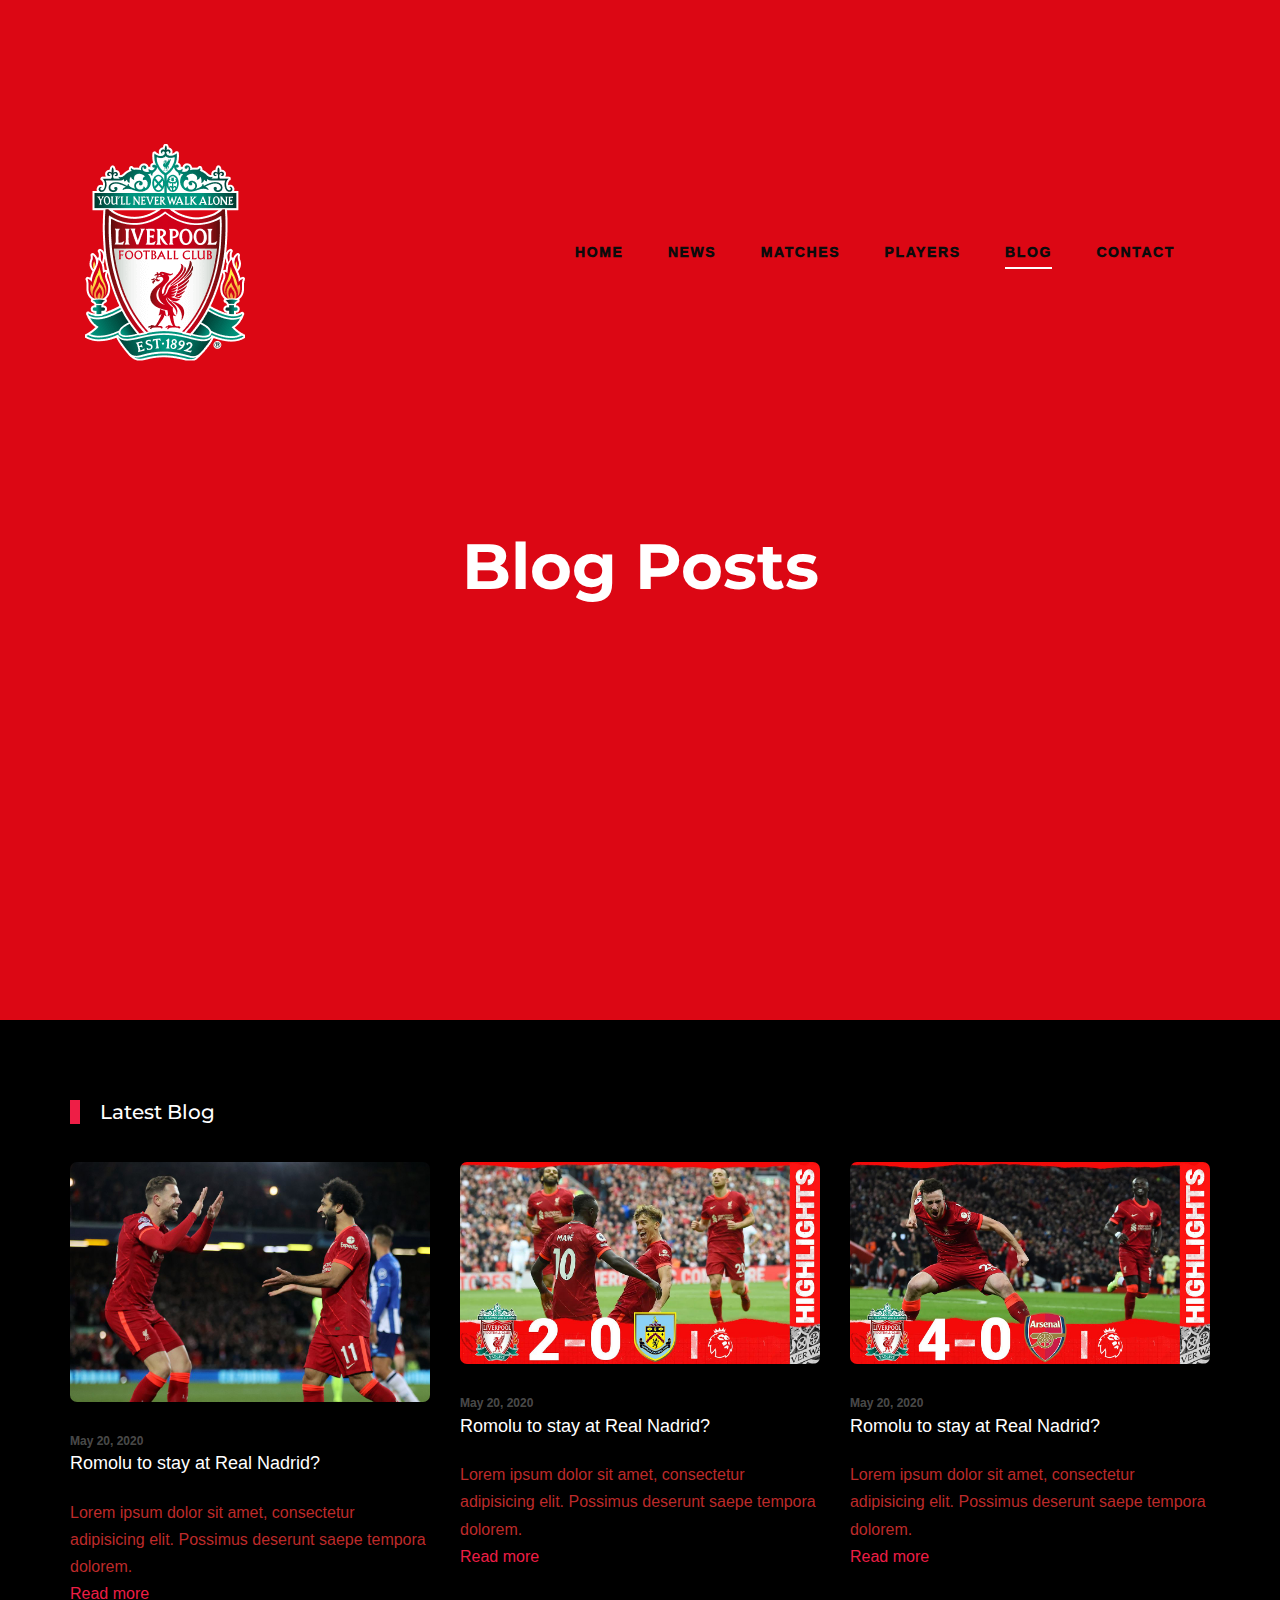
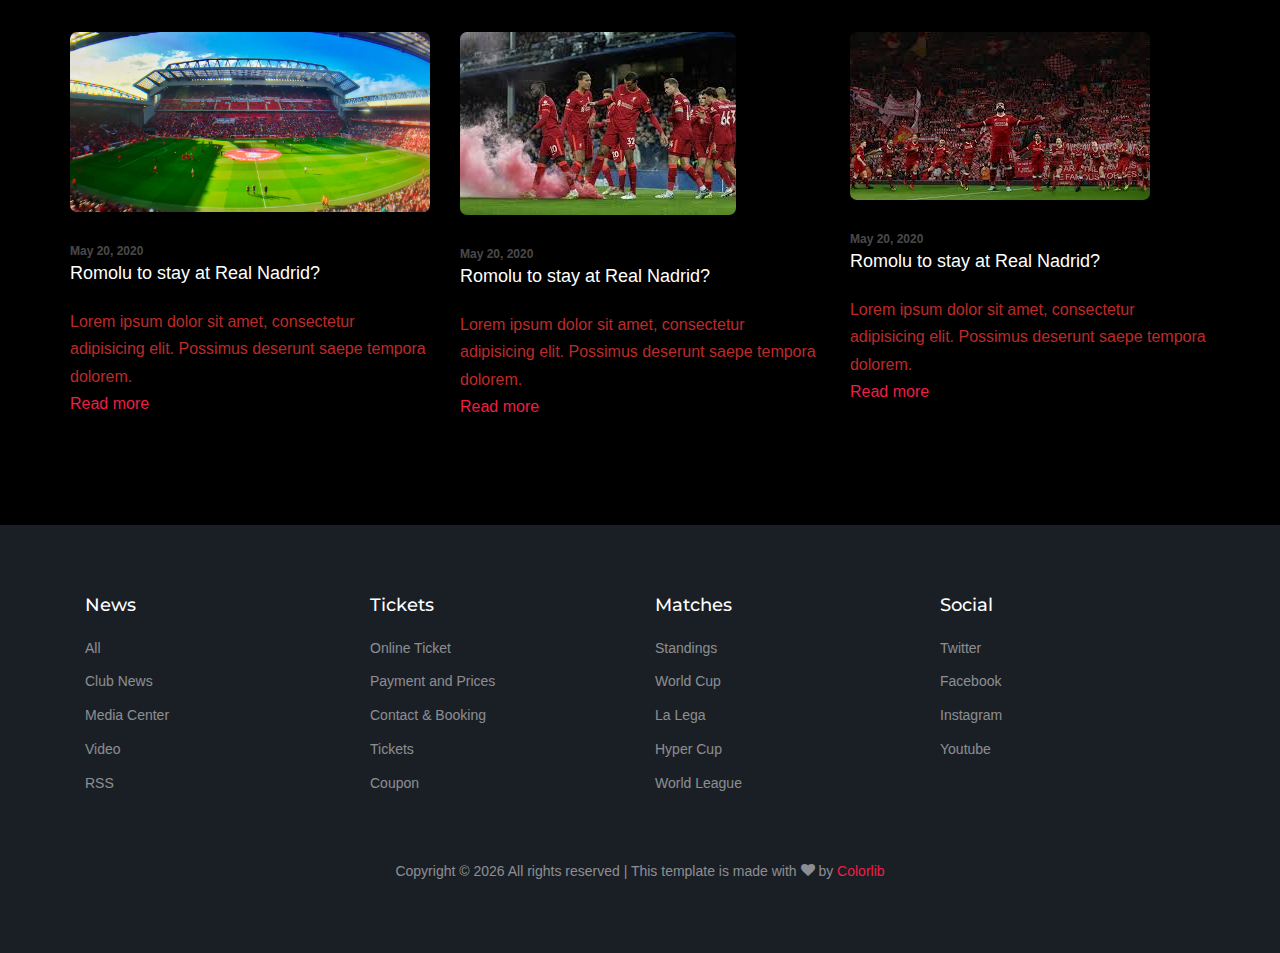
<file: blog.html>
<!DOCTYPE html>
<html lang="en">

<head>
  <title>Liverpool fc &mdash; Blog</title>
  <meta charset="utf-8">
  <meta name="viewport" content="width=device-width, initial-scale=1, shrink-to-fit=no">


  <link href="https://fonts.googleapis.com/css2?family=Montserrat:wght@400;700&display=swap" rel="stylesheet">

  <link rel="stylesheet" href="fonts/icomoon/style.css">

  <link rel="stylesheet" href="css/bootstrap/bootstrap.css">
  <link rel="stylesheet" href="css/jquery-ui.css">
  <link rel="stylesheet" href="css/owl.carousel.min.css">
  <link rel="stylesheet" href="css/owl.theme.default.min.css">
  <link rel="stylesheet" href="css/owl.theme.default.min.css">

  <link rel="stylesheet" href="css/jquery.fancybox.min.css">

  <link rel="stylesheet" href="css/bootstrap-datepicker.css">

  <link rel="stylesheet" href="fonts/flaticon/font/flaticon.css">

  <link rel="stylesheet" href="css/aos.css">

  <link rel="stylesheet" href="css/style.css">



</head>

<body>

  <div class="site-wrap">

    <div class="site-mobile-menu site-navbar-target">
      <div class="site-mobile-menu-header">
        <div class="site-mobile-menu-close">
          <span class="icon-close2 js-menu-toggle"></span>
        </div>
      </div>
      <div class="site-mobile-menu-body"></div>
    </div>


    <header class="site-navbar py-4" role="banner">

      <div class="container">
        <div class="d-flex align-items-center">
          <div class="site-logo">
            <a href="index.html">
              <!-- <img src="images/logo.png" alt="Logo"> -->
              <img src="images/liverpoolfc_crest.png" alt="Liverpool FC">
            </a>
          </div>
          <div class="ml-auto">
            <nav class="site-navigation position-relative text-right" role="navigation">
              <ul class="site-menu main-menu js-clone-nav mr-auto d-none d-lg-block">
                <li ><a href="index.html" class="nav-link">Home</a></li>
                <!-- <li><a href="news.html" class="nav-link">News</a></li> -->
                <li><a href="news.html" class="nav-link">News</a></li>
                <li><a href="matches.html" class="nav-link">Matches</a></li>
                <!-- <li><a href="matches.html" class="nav-link">VIDEOS</a></li> -->

                <li><a href="players.html" class="nav-link">Players</a></li>
                <!-- <li><a href="blog.html" class="nav-link">Blog</a></li> -->
                <li class="active"><a href="blog.html" class="nav-link">Blog</a></li>
                <li><a href="contact.html" class="nav-link">Contact</a></li>
              </ul>
            </nav>

            <a href="#" class="d-inline-block d-lg-none site-menu-toggle js-menu-toggle text-black float-right text-white"><span
                class="icon-menu h3 text-white"></span></a>
          </div>
        </div>
      </div>

    </header>
    <div class="test1">
    <div class="hero overlay" >
      <!-- style="background-image: url('images/bg_3.jpg');" -->
      <div class="container">
        <div class="row align-items-center">
          <div class="col-lg-5 mx-auto text-center">
            <h1 class="text-white">Blog Posts</h1>
            <!-- <p>Lorem ipsum dolor sit amet, consectetur adipisicing elit. Soluta, molestias repudiandae pariatur.</p> -->
          </div>
        </div>
      </div>
    </div>
  </div>
    
    <div class="blog" bg-color:dark>
    <div class="container site-section">
      <div class="row">
        <div class="col-6 title-section">
          <h2 class="heading">Latest Blog</h2>
        </div>
      </div>
      <div class="row">
        <div class="col-lg-4 mb-4">
          <div class="custom-media d-block">
            <div class="img mb-4">
              <a href="single.html"><img src="images/1355360186.0.jpg" alt="Image" class="img-fluid"></a>
            </div>
            <div class="text">
              <span class="meta">May 20, 2020</span>
              <h3 class="mb-4"><a href="#">Romolu to stay at Real Nadrid?</a></h3>
              <p>Lorem ipsum dolor sit amet, consectetur adipisicing elit. Possimus deserunt saepe tempora dolorem.</p>
              <p><a href="#">Read more</a></p>
            </div>
          </div>
        </div>
        <div class="col-lg-4 mb-4">
          <div class="custom-media d-block">
            <div class="img mb-4">
              <a href="single.html"><img src="images/maxresdefault (1).jpg" alt="Image" class="img-fluid"></a>
            </div>
            <div class="text">
              <span class="meta">May 20, 2020</span>
              <h3 class="mb-4"><a href="#">Romolu to stay at Real Nadrid?</a></h3>
              <p>Lorem ipsum dolor sit amet, consectetur adipisicing elit. Possimus deserunt saepe tempora dolorem.</p>
              <p><a href="#">Read more</a></p>
            </div>
          </div>
        </div>

        <div class="col-lg-4 mb-4">
          <div class="custom-media d-block">
            <div class="img mb-4">
              <a href="single.html"><img src="images/maxresdefault (2).jpg" alt="Image" class="img-fluid"></a>
            </div>
            <div class="text">
              <span class="meta">May 20, 2020</span>
              <h3 class="mb-4"><a href="#">Romolu to stay at Real Nadrid?</a></h3>
              <p>Lorem ipsum dolor sit amet, consectetur adipisicing elit. Possimus deserunt saepe tempora dolorem.</p>
              <p><a href="#">Read more</a></p>
            </div>
          </div>
        </div>
        <div class="col-lg-4 mb-4">
          <div class="custom-media d-block">
            <div class="img mb-4">
              <a href="single.html"><img src="images/1200x600_anfield.jpg" alt="Image" class="img-fluid"></a>
            </div>
            <div class="text">
              <span class="meta">May 20, 2020</span>
              <h3 class="mb-4"><a href="#">Romolu to stay at Real Nadrid?</a></h3>
              <p>Lorem ipsum dolor sit amet, consectetur adipisicing elit. Possimus deserunt saepe tempora dolorem.</p>
              <p><a href="#">Read more</a></p>
            </div>
          </div>
        </div>
        
        <div class="col-lg-4 mb-4">
          <div class="custom-media d-block">
            <div class="img mb-4">
              <a href="single.html"><img src="images/images.jfif" alt="Image" class="img-fluid"></a>
            </div>
            <div class="text">
              <span class="meta">May 20, 2020</span>
              <h3 class="mb-4"><a href="#">Romolu to stay at Real Nadrid?</a></h3>
              <p>Lorem ipsum dolor sit amet, consectetur adipisicing elit. Possimus deserunt saepe tempora dolorem.</p>
              <p><a href="#">Read more</a></p>
            </div>
          </div>
        </div>
        <div class="col-lg-4 mb-4">
          <div class="custom-media d-block">
            <div class="img mb-4">
              <a href="single.html"><img src="images/images (1).jfif" alt="Image" class="img-fluid"></a>
            </div>
            <div class="text">
              <span class="meta">May 20, 2020</span>
              <h3 class="mb-4"><a href="#">Romolu to stay at Real Nadrid?</a></h3>
              <p>Lorem ipsum dolor sit amet, consectetur adipisicing elit. Possimus deserunt saepe tempora dolorem.</p>
              <p><a href="#">Read more</a></p>
            </div>
          </div>
        </div>
      </div>

      <div class="row justify-content-center">
        <div class="col-lg-7 text-center">
          <div class="custom-pagination">
            <!-- <a href="#">1</a>
            <span>2</span>
            <a href="#">3</a>
            <a href="#">4</a>
            <a href="#">5</a> -->
          </div>
        </div>
      </div>
    </div>
  </div>


    
    



    <footer class="footer-section">
      <div class="container">
        <div class="row">
          <div class="col-lg-3">
            <div class="widget mb-3">
              <h3>News</h3>
              <ul class="list-unstyled links">
                <li><a href="#">All</a></li>
                <li><a href="#">Club News</a></li>
                <li><a href="#">Media Center</a></li>
                <li><a href="#">Video</a></li>
                <li><a href="#">RSS</a></li>
              </ul>
            </div>
          </div>
          <div class="col-lg-3">
            <div class="widget mb-3">
              <h3>Tickets</h3>
              <ul class="list-unstyled links">
                <li><a href="#">Online Ticket</a></li>
                <li><a href="#">Payment and Prices</a></li>
                <li><a href="#">Contact &amp; Booking</a></li>
                <li><a href="#">Tickets</a></li>
                <li><a href="#">Coupon</a></li>
              </ul>
            </div>
          </div>
          <div class="col-lg-3">
            <div class="widget mb-3">
              <h3>Matches</h3>
              <ul class="list-unstyled links">
                <li><a href="#">Standings</a></li>
                <li><a href="#">World Cup</a></li>
                <li><a href="#">La Lega</a></li>
                <li><a href="#">Hyper Cup</a></li>
                <li><a href="#">World League</a></li>
              </ul>
            </div>
          </div>

          <div class="col-lg-3">
            <div class="widget mb-3">
              <h3>Social</h3>
              <ul class="list-unstyled links">
                <li><a href="#">Twitter</a></li>
                <li><a href="#">Facebook</a></li>
                <li><a href="#">Instagram</a></li>
                <li><a href="#">Youtube</a></li>
              </ul>
            </div>
          </div>

        </div>

        <div class="row text-center">
          <div class="col-md-12">
            <div class=" pt-5">
              <p>
                <!-- Link back to Colorlib can't be removed. Template is licensed under CC BY 3.0. -->
                Copyright &copy;
                <script>
                  document.write(new Date().getFullYear());
                </script> All rights reserved | This template is made with <i class="icon-heart"
                  aria-hidden="true"></i> by <a href="https://colorlib.com" target="_blank">Colorlib</a>
                <!-- Link back to Colorlib can't be removed. Template is licensed under CC BY 3.0. -->
              </p>
            </div>
          </div>

        </div>
      </div>
    </footer>



  </div>
  <!-- .site-wrap -->

  <script src="js/jquery-3.3.1.min.js"></script>
  <script src="js/jquery-migrate-3.0.1.min.js"></script>
  <script src="js/jquery-ui.js"></script>
  <script src="js/popper.min.js"></script>
  <script src="js/bootstrap.min.js"></script>
  <script src="js/owl.carousel.min.js"></script>
  <script src="js/jquery.stellar.min.js"></script>
  <script src="js/jquery.countdown.min.js"></script>
  <script src="js/bootstrap-datepicker.min.js"></script>
  <script src="js/jquery.easing.1.3.js"></script>
  <script src="js/aos.js"></script>
  <script src="js/jquery.fancybox.min.js"></script>
  <script src="js/jquery.sticky.js"></script>
  <script src="js/jquery.mb.YTPlayer.min.js"></script>


  <script src="js/main.js"></script>

</body>

</html>
</file>
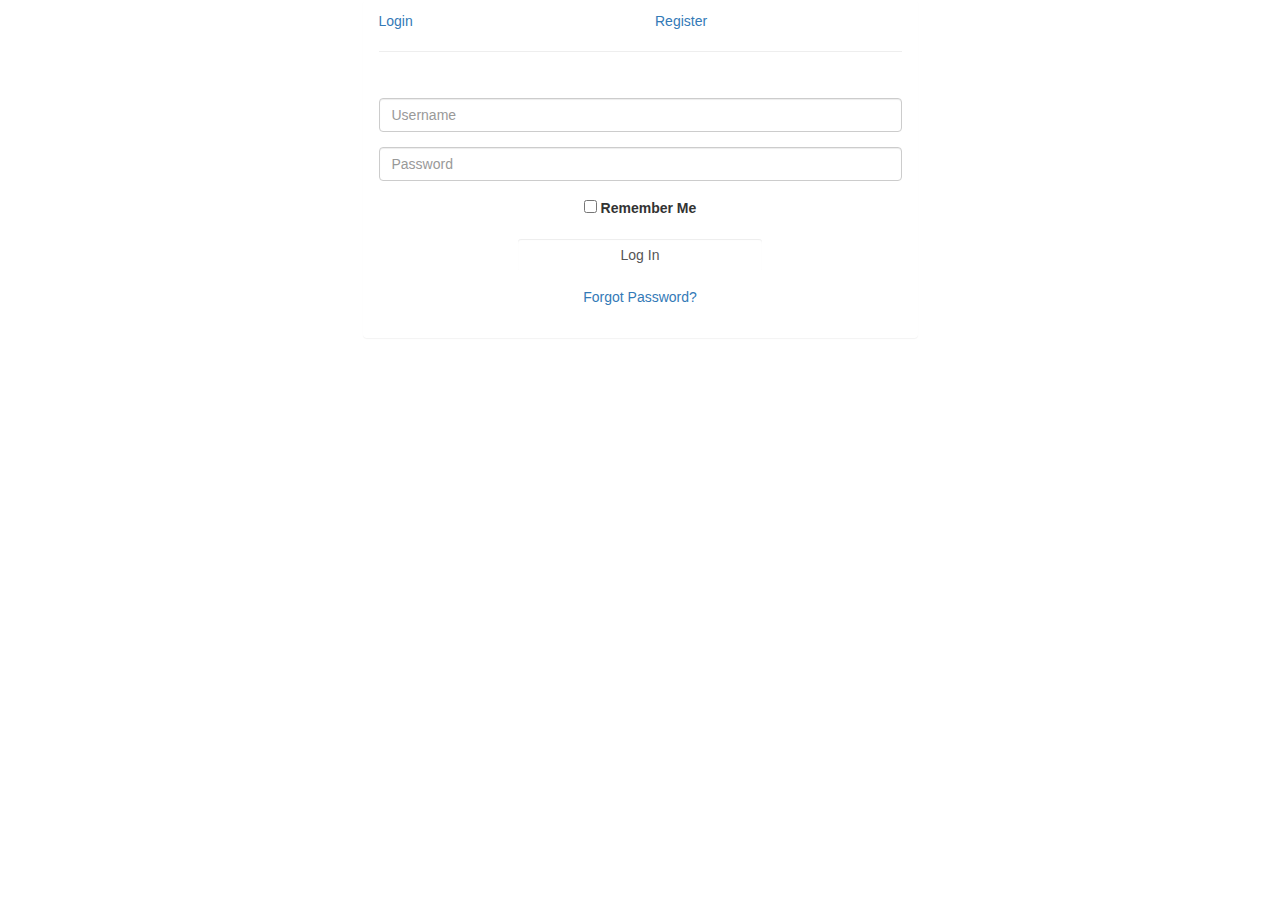
<file: login.html>
<!DOCTYPE html>
<html lang="en">
<head>
    <meta charset="UTF-8">
    <meta http-equiv="X-UA-Compatible" content="IE=edge">
    <meta name="viewport" content="width=device-width, initial-scale=1.0">
    <link href="//maxcdn.bootstrapcdn.com/bootstrap/3.3.0/css/bootstrap.min.css" rel="stylesheet" id="bootstrap-css">
<script src="//maxcdn.bootstrapcdn.com/bootstrap/3.3.0/js/bootstrap.min.js"></script>
<script src="//code.jquery.com/jquery-1.11.1.min.js"></script>
<!------ Include the above in your HEAD tag ---------->
    <title>login</title>
</head>
<body>
    <div class="container">
    	<div class="row">
			<div class="col-md-6 col-md-offset-3">
				<div class="panel panel-login">
					<div class="panel-heading">
						<div class="row">
							<div class="col-xs-6">
								<a href="#" class="active" id="login-form-link">Login</a>
							</div>
							<div class="col-xs-6">
								<a href="#" id="register-form-link">Register</a>
							</div>
						</div>
						<hr>
					</div>
					<div class="panel-body">
						<div class="row">
							<div class="col-lg-12">
								<form id="login-form" action="https://phpoll.com/login/process" method="post" role="form" style="display: block;">
									<div class="form-group">
										<input type="text" name="username" id="username" tabindex="1" class="form-control" placeholder="Username" value="">
									</div>
									<div class="form-group">
										<input type="password" name="password" id="password" tabindex="2" class="form-control" placeholder="Password">
									</div>
									<div class="form-group text-center">
										<input type="checkbox" tabindex="3" class="" name="remember" id="remember">
										<label for="remember"> Remember Me</label>
									</div>
									<div class="form-group">
										<div class="row">
											<div class="col-sm-6 col-sm-offset-3">
												<input type="submit" name="login-submit" id="login-submit" tabindex="4" class="form-control btn btn-login" value="Log In">
											</div>
										</div>
									</div>
									<div class="form-group">
										<div class="row">
											<div class="col-lg-12">
												<div class="text-center">
													<a href="https://phpoll.com/recover" tabindex="5" class="forgot-password">Forgot Password?</a>
												</div>
											</div>
										</div>
									</div>
								</form>
								<form id="register-form" action="https://phpoll.com/register/process" method="post" role="form" style="display: none;">
									<div class="form-group">
										<input type="text" name="username" id="username" tabindex="1" class="form-control" placeholder="Username" value="">
									</div>
									<div class="form-group">
										<input type="email" name="email" id="email" tabindex="1" class="form-control" placeholder="Email Address" value="">
									</div>
									<div class="form-group">
										<input type="password" name="password" id="password" tabindex="2" class="form-control" placeholder="Password">
									</div>
									<div class="form-group">
										<input type="password" name="confirm-password" id="confirm-password" tabindex="2" class="form-control" placeholder="Confirm Password">
									</div>
									<div class="form-group">
										<div class="row">
											<div class="col-sm-6 col-sm-offset-3">
												<input type="submit" name="register-submit" id="register-submit" tabindex="4" class="form-control btn btn-register" value="Register Now">
											</div>
										</div>
									</div>
								</form>
							</div>
						</div>
					</div>
				</div>
			</div>
		</div>
	</div>
</body>
</html>
</file>
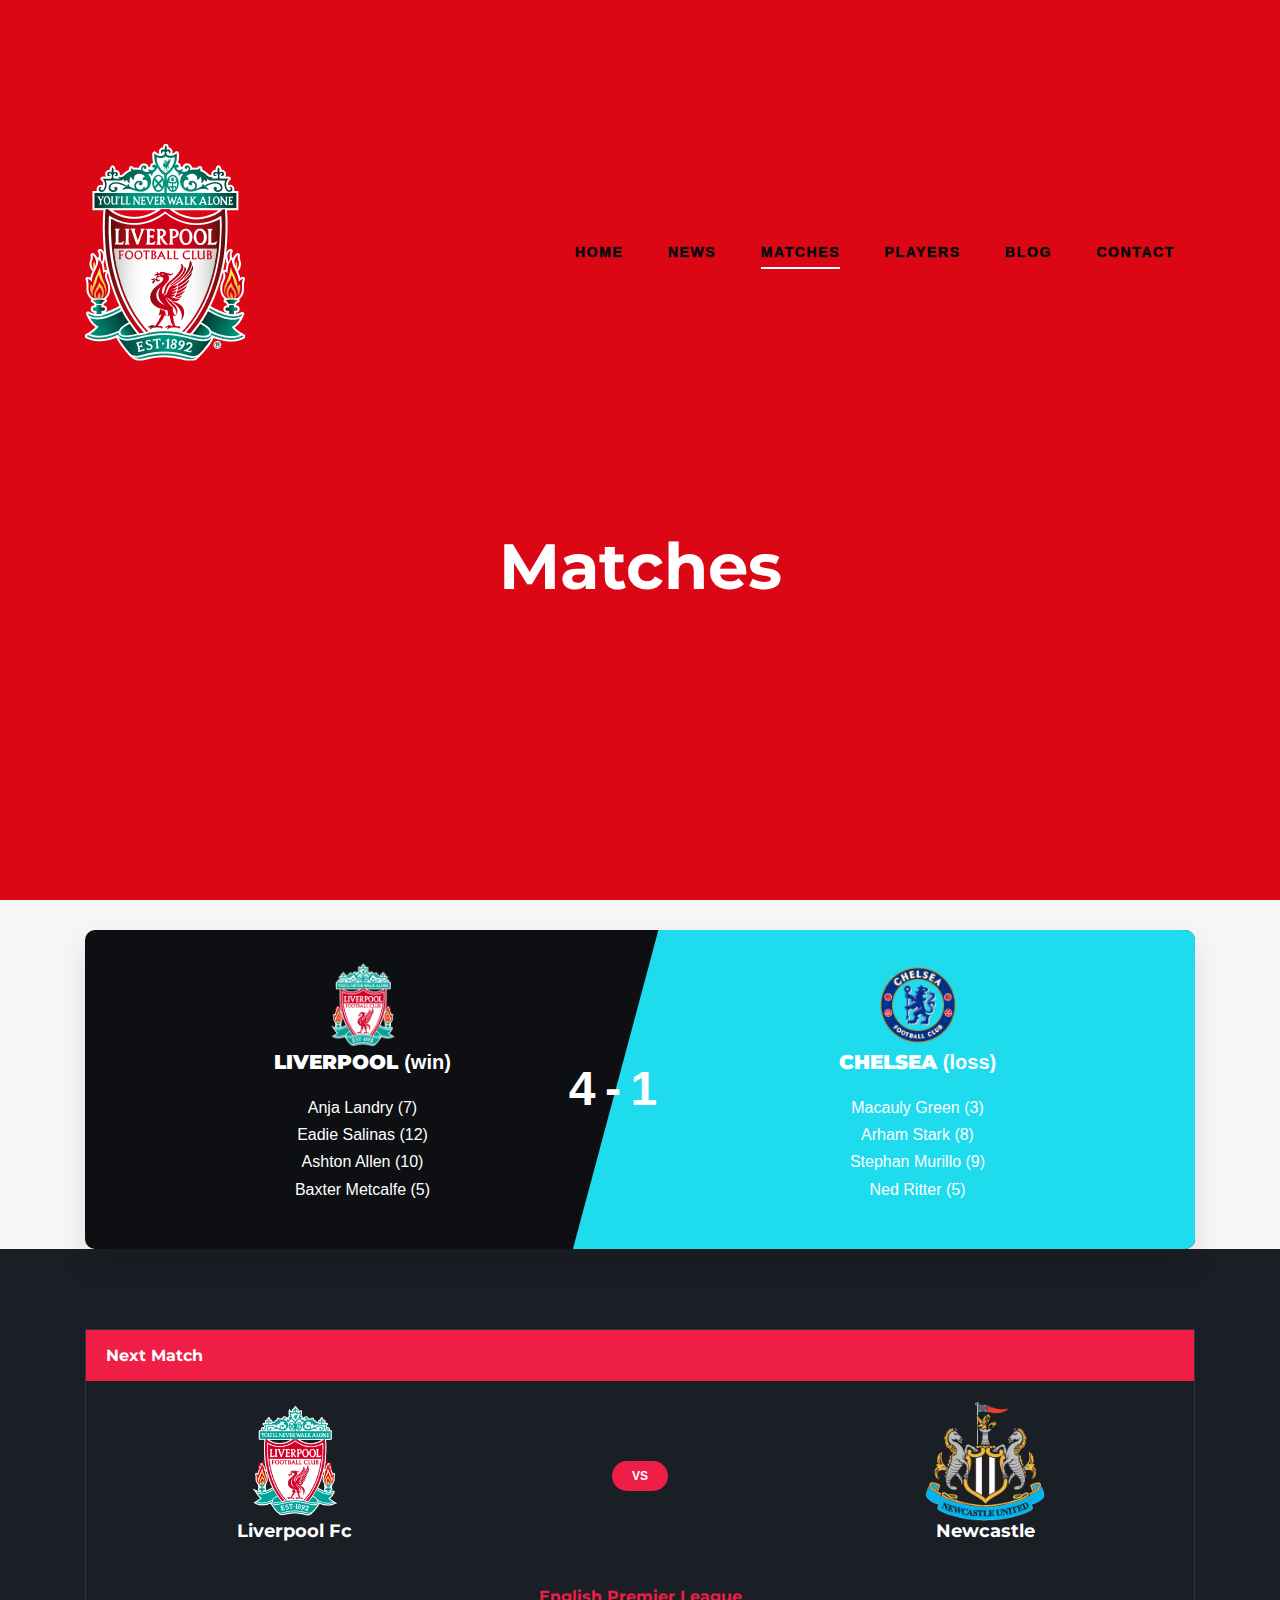
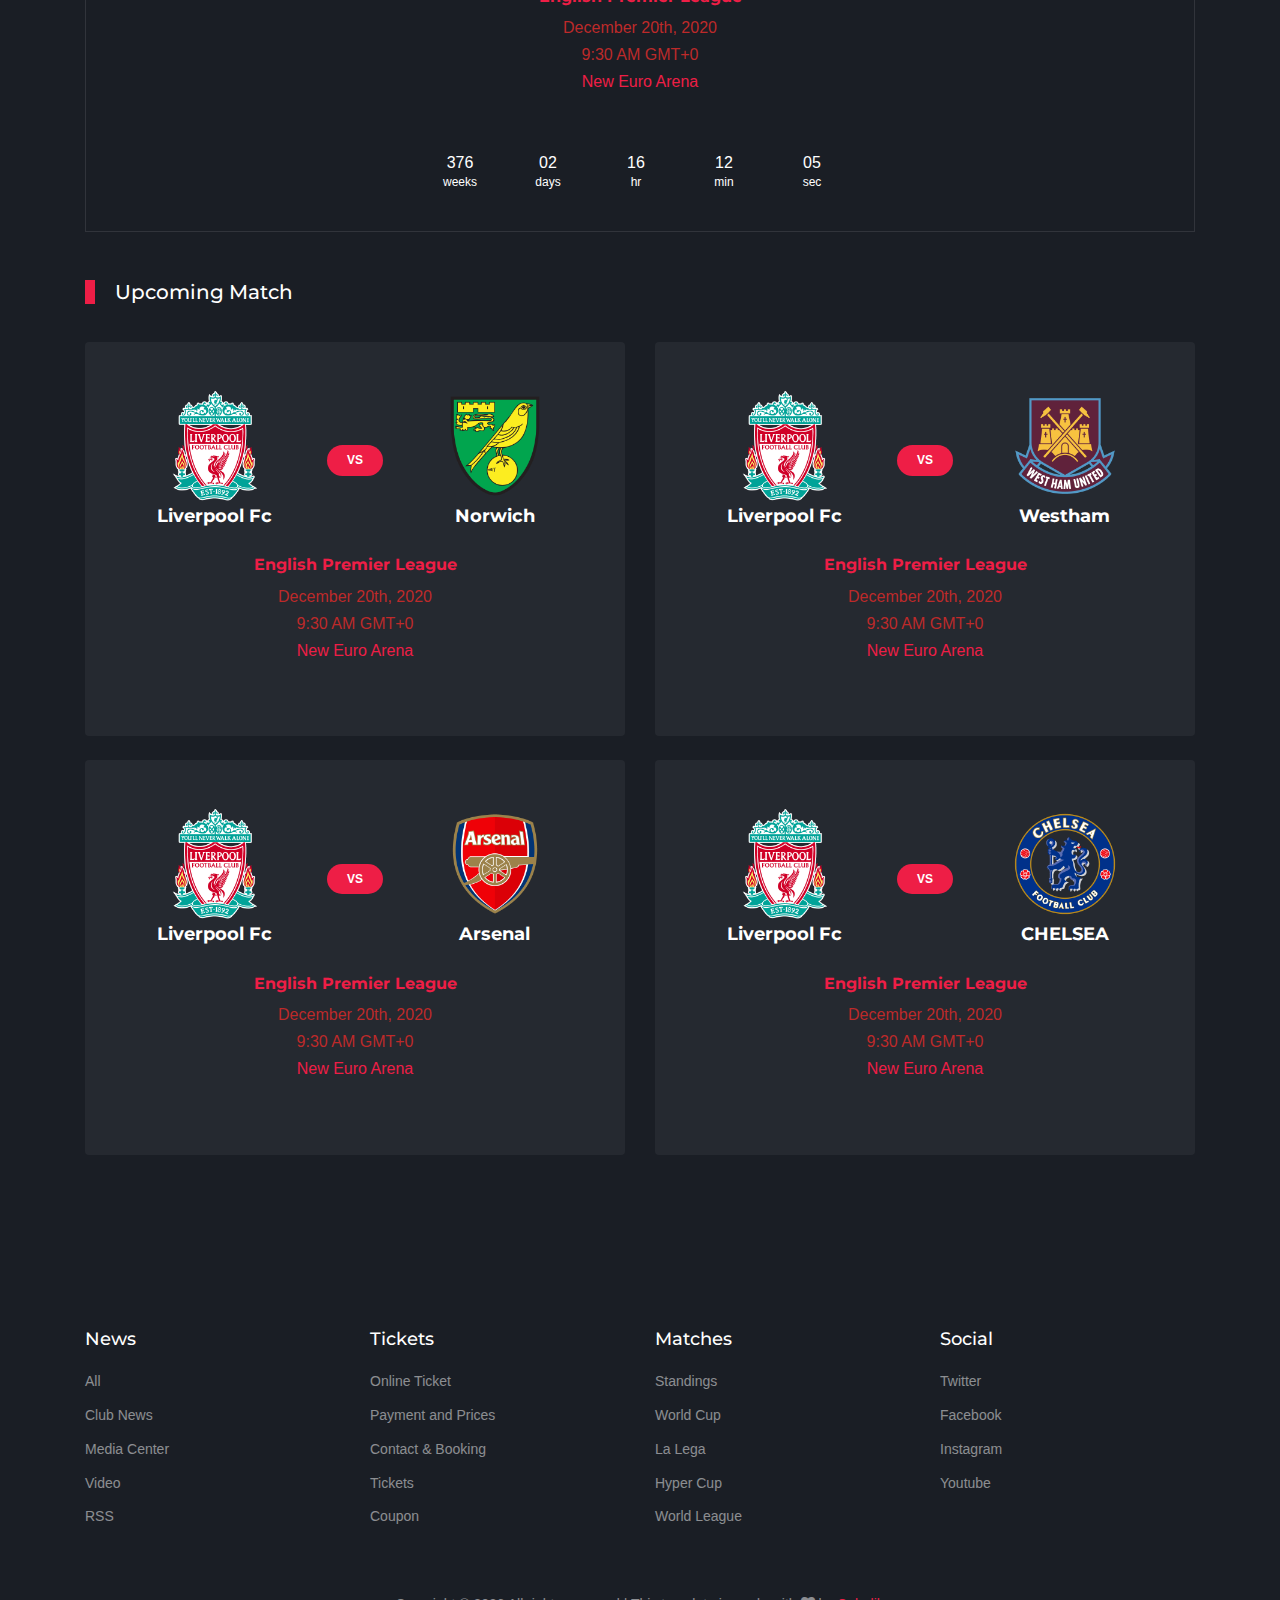
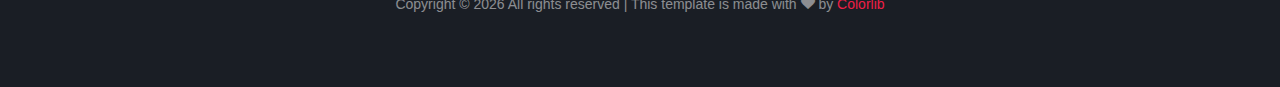
<file: matches.html>
<!DOCTYPE html>
<html lang="en">

<head>
  <title>Liverpool fc &mdash; Matches</title>
  <meta charset="utf-8">
  <meta name="viewport" content="width=device-width, initial-scale=1, shrink-to-fit=no">


  <link href="https://fonts.googleapis.com/css2?family=Montserrat:wght@400;700&display=swap" rel="stylesheet">

  <link rel="stylesheet" href="fonts/icomoon/style.css">

  <link rel="stylesheet" href="css/bootstrap/bootstrap.css">
  <link rel="stylesheet" href="css/jquery-ui.css">
  <link rel="stylesheet" href="css/owl.carousel.min.css">
  <link rel="stylesheet" href="css/owl.theme.default.min.css">
  <link rel="stylesheet" href="css/owl.theme.default.min.css">

  <link rel="stylesheet" href="css/jquery.fancybox.min.css">

  <link rel="stylesheet" href="css/bootstrap-datepicker.css">

  <link rel="stylesheet" href="fonts/flaticon/font/flaticon.css">

  <link rel="stylesheet" href="css/aos.css">

  <link rel="stylesheet" href="css/style.css">



</head>

<body>

  <div class="site-wrap">

    <div class="site-mobile-menu site-navbar-target">
      <div class="site-mobile-menu-header">
        <div class="site-mobile-menu-close">
          <span class="icon-close2 js-menu-toggle"></span>
        </div>
      </div>
      <div class="site-mobile-menu-body"></div>
    </div>


    <header class="site-navbar py-4" role="banner">

      <div class="container">
        <div class="d-flex align-items-center">
          <div class="site-logo">
            <a href="index.html">
              <!-- <img src="images/logo.png" alt="Logo"> -->
              <img src="images/liverpoolfc_crest.png" alt="Liverpool FC">
            </a>
          </div>
          <div class="ml-auto">
            <nav class="site-navigation position-relative text-right" role="navigation">
              <ul class="site-menu main-menu js-clone-nav mr-auto d-none d-lg-block">
                <li ><a href="index.html" class="nav-link">Home</a></li>
                <!-- <li><a href="news.html" class="nav-link">News</a></li> -->
                <li><a href="news.html" class="nav-link">News</a></li>
                <li class="active"><a href="matches.html" class="nav-link">Matches</a></li>
                <!-- <li><a href="matches.html" class="nav-link">VIDEOS</a></li> -->

                <li><a href="players.html" class="nav-link">Players</a></li>
                <li><a href="blog.html" class="nav-link">Blog</a></li>
                <li><a href="contact.html" class="nav-link">Contact</a></li>
              </ul>
            </nav>

            <a href="#" class="d-inline-block d-lg-none site-menu-toggle js-menu-toggle text-black float-right text-white"><span
                class="icon-menu h3 text-white"></span></a>
          </div>
        </div>
      </div>

    </header>

    <div class="hero overlay" >
      <div class="container">
        <div class="row align-items-center">
          <div class="col-lg-5 mx-auto text-center">
            <h1 class="text-white">Matches</h1>
            <!-- <p>Lorem ipsum dolor sit amet, consectetur adipisicing elit. Soluta, molestias repudiandae pariatur.</p> -->
          </div>

         
        </div>
      </div>
    </div>

    
    
    <div class="container">
      

      <div class="row">
        <div class="col-lg-12">
          
          <div class="d-flex team-vs">
            <span class="score">4-1</span>
            <div class="team-1 w-50">
              <div class="team-details w-100 text-center">
                <img src="images/liverpool-logo-vector-200x200.png" alt="Image" class="img-fluid">
                <h3>LIVERPOOL <span>(win)</span></h3>
                <ul class="list-unstyled">
                  <li>Anja Landry (7)</li>
                  <li>Eadie Salinas (12)</li>
                  <li>Ashton Allen (10)</li>
                  <li>Baxter Metcalfe (5)</li>
                </ul>
              </div>
            </div>
            <div class="team-2 w-50">
              <div class="team-details w-100 text-center">
                <img src="images/chelsea-logo-vector (1).png" alt="Image" class="img-fluid">
                <h3>CHELSEA <span>(loss)</span></h3>
                <ul class="list-unstyled">
                  <li>Macauly Green (3)</li>
                  <li>Arham Stark (8)</li>
                  <li>Stephan Murillo (9)</li>
                  <li>Ned Ritter (5)</li>
                </ul>
              </div>
            </div>
          </div>
        </div>
      </div>
    </div>
  

    
    <div class="site-section bg-dark">
      <div class="container">
        
        <div class="row mb-5">
          <div class="col-lg-12">
            <div class="widget-next-match">
              <div class="widget-title">
                <h3>Next Match</h3>
              </div>
              <div class="widget-body mb-3">
                <div class="widget-vs">
                  <div class="d-flex align-items-center justify-content-around justify-content-between w-100">
                    <div class="team-1 text-center">
                      <img src="images/liverpool-logo-vector-200x200.png" alt="Image">
                      <h3>Liverpool Fc</h3>
                    </div>
                    <div>
                      <span class="vs"><span>VS</span></span>
                    </div>
                    <div class="team-2 text-center">
                      <img src="images/newcastle_image.png" alt="Image">
                      <h3>Newcastle</h3>
                    </div>
                  </div>
                </div>
              </div>

              <div class="text-center widget-vs-contents mb-4">
                <h4>English Premier League</h4>
                <p class="mb-5">
                  <span class="d-block">December 20th, 2020</span>
                  <span class="d-block">9:30 AM GMT+0</span>
                  <strong class="text-primary">New Euro Arena</strong>
                </p>

                <div id="date-countdown2" class="pb-1"></div>
              </div>
            </div>
          </div>
        </div>

        <div class="row">
          <div class="col-12 title-section">
            <h2 class="heading">Upcoming Match</h2>
          </div>
          <div class="col-lg-6 mb-4">
            <div class="bg-light p-4 rounded">
              <div class="widget-body">
                  <div class="widget-vs">
                    <div class="d-flex align-items-center justify-content-around justify-content-between w-100">
                      <div class="team-1 text-center">
                        <img src="images/liverpool-logo-vector-200x200.png" alt="Image">
                        <h3>Liverpool Fc</h3>
                      </div>
                      <div>
                        <span class="vs"><span>VS</span></span>
                      </div>
                      <div class="team-2 text-center">
                        <img src="images/norwich-logo-vector-200x200.png" alt="Image">
                        <h3>Norwich</h3>
                      </div>
                    </div>
                  </div>
                </div>

                <div class="text-center widget-vs-contents mb-4">
                  <h4>English Premier League</h4>
                  <p class="mb-5">
                    <span class="d-block">December 20th, 2020</span>
                    <span class="d-block">9:30 AM GMT+0</span>
                    <strong class="text-primary">New Euro Arena</strong>
                  </p>

                </div>
              
            </div>
          </div>
          <div class="col-lg-6 mb-4">
            <div class="bg-light p-4 rounded">
              <div class="widget-body">
                  <div class="widget-vs">
                    <div class="d-flex align-items-center justify-content-around justify-content-between w-100">
                      <div class="team-1 text-center">
                        <img src="images/liverpool-logo-vector-200x200.png" alt="Image">
                        <h3>Liverpool Fc</h3>
                      </div>
                      <div>
                        <span class="vs"><span>VS</span></span>
                      </div>
                      <div class="team-2 text-center">
                        <img src="images/west-ham-united-logo-vector-200x200.png" alt="Image">
                        <h3>Westham</h3>
                      </div>
                    </div>
                  </div>
                </div>

                <div class="text-center widget-vs-contents mb-4">
                  <h4>English Premier League</h4>
                  <p class="mb-5">
                    <span class="d-block">December 20th, 2020</span>
                    <span class="d-block">9:30 AM GMT+0</span>
                    <strong class="text-primary">New Euro Arena</strong>
                  </p>

                </div>
              
            </div>
          </div>

          <div class="col-lg-6 mb-4">
            <div class="bg-light p-4 rounded">
              <div class="widget-body">
                  <div class="widget-vs">
                    <div class="d-flex align-items-center justify-content-around justify-content-between w-100">
                      <div class="team-1 text-center">
                        <img src="images/liverpool-logo-vector-200x200.png" alt="Image">
                        <h3>Liverpool Fc</h3>
                      </div>
                      <div>
                        <span class="vs"><span>VS</span></span>
                      </div>
                      <div class="team-2 text-center">
                        <img src="images/arsenal-logo-vector-200x200.png" alt="Image">
                        <h3>Arsenal</h3>
                      </div>
                    </div>
                  </div>
                </div>

                <div class="text-center widget-vs-contents mb-4">
                  <h4>English Premier League</h4>
                  <p class="mb-5">
                    <span class="d-block">December 20th, 2020</span>
                    <span class="d-block">9:30 AM GMT+0</span>
                    <strong class="text-primary">New Euro Arena</strong>
                  </p>

                </div>
              
            </div>
          </div>
          <div class="col-lg-6 mb-4">
            <div class="bg-light p-4 rounded">
              <div class="widget-body">
                  <div class="widget-vs">
                    <div class="d-flex align-items-center justify-content-around justify-content-between w-100">
                      <div class="team-1 text-center">
                        <img src="images/liverpool-logo-vector-200x200.png" alt="Image">
                        <h3>Liverpool Fc</h3>
                      </div>
                      <div>
                        <span class="vs"><span>VS</span></span>
                      </div>
                      <div class="team-2 text-center">
                        <img src="images/chelsea-logo-vector (1).png" alt="Image">
                        <h3>CHELSEA</h3>
                      </div>
                    </div>
                  </div>
                </div>

                <div class="text-center widget-vs-contents mb-4">
                  <h4>English Premier League</h4>
                  <p class="mb-5">
                    <span class="d-block">December 20th, 2020</span>
                    <span class="d-block">9:30 AM GMT+0</span>
                    <strong class="text-primary">New Euro Arena</strong>
                  </p>

                </div>
              
            </div>
          </div>
          
        </div>
      </div>
    </div> <!-- .site-section -->

    <!-- <div class="site-section">
      <div class="container">
        <div class="row">
          <div class="col-6 title-section">
            <h2 class="heading">Videos</h2>
          </div>
          <div class="col-6 text-right">
            <div class="custom-nav">
            <a href="#" class="js-custom-prev-v2"><span class="icon-keyboard_arrow_left"></span></a>
            <span></span>
            <a href="#" class="js-custom-next-v2"><span class="icon-keyboard_arrow_right"></span></a>
            </div>
          </div>
        </div>


        <div class="owl-4-slider owl-carousel">
          <div class="item">
            <div class="video-media">
              <img src="images/3.jpg" alt="Image" class="img-fluid">
              <a href="https://youtu.be/yuLaUsoomjw" class="d-flex play-button align-items-center" data-fancybox>
                <span class="icon mr-3">
                  <span class="icon-play"></span>
                </span>
                <div class="caption">
                  <h3 class="m-0">Dogba set for Juvendu return?</h3>
                </div>
              </a>
            </div>
          </div>
          <div class="item">
            <div class="video-media">
              <img src="images/img_2.jpg" alt="Image" class="img-fluid">
              <a href="https://vimeo.com/139714818" class="d-flex play-button align-items-center" data-fancybox>
                <span class="icon mr-3">
                  <span class="icon-play"></span>
                </span>
                <div class="caption">
                  <h3 class="m-0">Kai Nets Double To Secure Comfortable Away Win</h3>
                </div>
              </a>
            </div>
          </div>
          <div class="item">
            <div class="video-media">
              <img src="images/img_3.jpg" alt="Image" class="img-fluid">
              <a href="https://vimeo.com/139714818" class="d-flex play-button align-items-center" data-fancybox>
                <span class="icon mr-3">
                  <span class="icon-play"></span>
                </span>
                <div class="caption">
                  <h3 class="m-0">Romolu to stay at Real Nadrid?</h3>
                </div>
              </a>
            </div>
          </div>

          <div class="item">
            <div class="video-media">
              <img src="images/img_1.jpg" alt="Image" class="img-fluid">
              <a href="https://vimeo.com/139714818" class="d-flex play-button align-items-center" data-fancybox>
                <span class="icon mr-3">
                  <span class="icon-play"></span>
                </span>
                <div class="caption">
                  <h3 class="m-0">Dogba set for Juvendu return?</h3>
                </div>
              </a>
            </div>
          </div>
          <div class="item">
            <div class="video-media">
              <img src="images/img_2.jpg" alt="Image" class="img-fluid">
              <a href="https://vimeo.com/139714818" class="d-flex play-button align-items-center" data-fancybox>
                <span class="icon mr-3">
                  <span class="icon-play"></span>
                </span>
                <div class="caption">
                  <h3 class="m-0">Kai Nets Double To Secure Comfortable Away Win</h3>
                </div>
              </a>
            </div>
          </div>
          <div class="item">
            <div class="video-media">
              <img src="images/img_3.jpg" alt="Image" class="img-fluid">
              <a href="https://vimeo.com/139714818" class="d-flex play-button align-items-center" data-fancybox>
                <span class="icon mr-3">
                  <span class="icon-play"></span>
                </span>
                <div class="caption">
                  <h3 class="m-0">Romolu to stay at Real Nadrid?</h3>
                </div>
              </a>
            </div>
          </div>

        </div>

      </div>
    </div> -->

    <!-- <div class="container site-section">
      <div class="row">
        <div class="col-6 title-section">
          <h2 class="heading">Our Blog</h2>
        </div>
      </div>
      <div class="row">
        <div class="col-lg-6">
          <div class="custom-media d-flex">
            <div class="img mr-4">
              <img src="images/img_1.jpg" alt="Image" class="img-fluid">
            </div>
            <div class="text">
              <span class="meta">May 20, 2020</span>
              <h3 class="mb-4"><a href="#">Romolu to stay at Real Nadrid?</a></h3>
              <p>Lorem ipsum dolor sit amet, consectetur adipisicing elit. Possimus deserunt saepe tempora dolorem.</p>
              <p><a href="#">Read more</a></p>
            </div>
          </div>
        </div>
        <div class="col-lg-6">
          <div class="custom-media d-flex">
            <div class="img mr-4">
              <img src="images/img_3.jpg" alt="Image" class="img-fluid">
            </div>
            <div class="text">
              <span class="meta">May 20, 2020</span>
              <h3 class="mb-4"><a href="#">Romolu to stay at Real Nadrid?</a></h3>
              <p>Lorem ipsum dolor sit amet, consectetur adipisicing elit. Possimus deserunt saepe tempora dolorem.</p>
              <p><a href="#">Read more</a></p>
            </div>
          </div>
        </div>
      </div>
    </div> -->



    <footer class="footer-section">
      <div class="container">
        <div class="row">
          <div class="col-lg-3">
            <div class="widget mb-3">
              <h3>News</h3>
              <ul class="list-unstyled links">
                <li><a href="#">All</a></li>
                <li><a href="#">Club News</a></li>
                <li><a href="#">Media Center</a></li>
                <li><a href="#">Video</a></li>
                <li><a href="#">RSS</a></li>
              </ul>
            </div>
          </div>
          <div class="col-lg-3">
            <div class="widget mb-3">
              <h3>Tickets</h3>
              <ul class="list-unstyled links">
                <li><a href="#">Online Ticket</a></li>
                <li><a href="#">Payment and Prices</a></li>
                <li><a href="#">Contact &amp; Booking</a></li>
                <li><a href="#">Tickets</a></li>
                <li><a href="#">Coupon</a></li>
              </ul>
            </div>
          </div>
          <div class="col-lg-3">
            <div class="widget mb-3">
              <h3>Matches</h3>
              <ul class="list-unstyled links">
                <li><a href="#">Standings</a></li>
                <li><a href="#">World Cup</a></li>
                <li><a href="#">La Lega</a></li>
                <li><a href="#">Hyper Cup</a></li>
                <li><a href="#">World League</a></li>
              </ul>
            </div>
          </div>

          <div class="col-lg-3">
            <div class="widget mb-3">
              <h3>Social</h3>
              <ul class="list-unstyled links">
                <li><a href="#">Twitter</a></li>
                <li><a href="#">Facebook</a></li>
                <li><a href="#">Instagram</a></li>
                <li><a href="#">Youtube</a></li>
              </ul>
            </div>
          </div>

        </div>

        <div class="row text-center">
          <div class="col-md-12">
            <div class=" pt-5">
              <p>
                <!-- Link back to Colorlib can't be removed. Template is licensed under CC BY 3.0. -->
                Copyright &copy;
                <script>
                  document.write(new Date().getFullYear());
                </script> All rights reserved | This template is made with <i class="icon-heart"
                  aria-hidden="true"></i> by <a href="https://colorlib.com" target="_blank">Colorlib</a>
                <!-- Link back to Colorlib can't be removed. Template is licensed under CC BY 3.0. -->
              </p>
            </div>
          </div>

        </div>
      </div>
    </footer>



  </div>
  <!-- .site-wrap -->

  <script src="js/jquery-3.3.1.min.js"></script>
  <script src="js/jquery-migrate-3.0.1.min.js"></script>
  <script src="js/jquery-ui.js"></script>
  <script src="js/popper.min.js"></script>
  <script src="js/bootstrap.min.js"></script>
  <script src="js/owl.carousel.min.js"></script>
  <script src="js/jquery.stellar.min.js"></script>
  <script src="js/jquery.countdown.min.js"></script>
  <script src="js/bootstrap-datepicker.min.js"></script>
  <script src="js/jquery.easing.1.3.js"></script>
  <script src="js/aos.js"></script>
  <script src="js/jquery.fancybox.min.js"></script>
  <script src="js/jquery.sticky.js"></script>
  <script src="js/jquery.mb.YTPlayer.min.js"></script>


  <script src="js/main.js"></script>

</body>

</html>
</file>
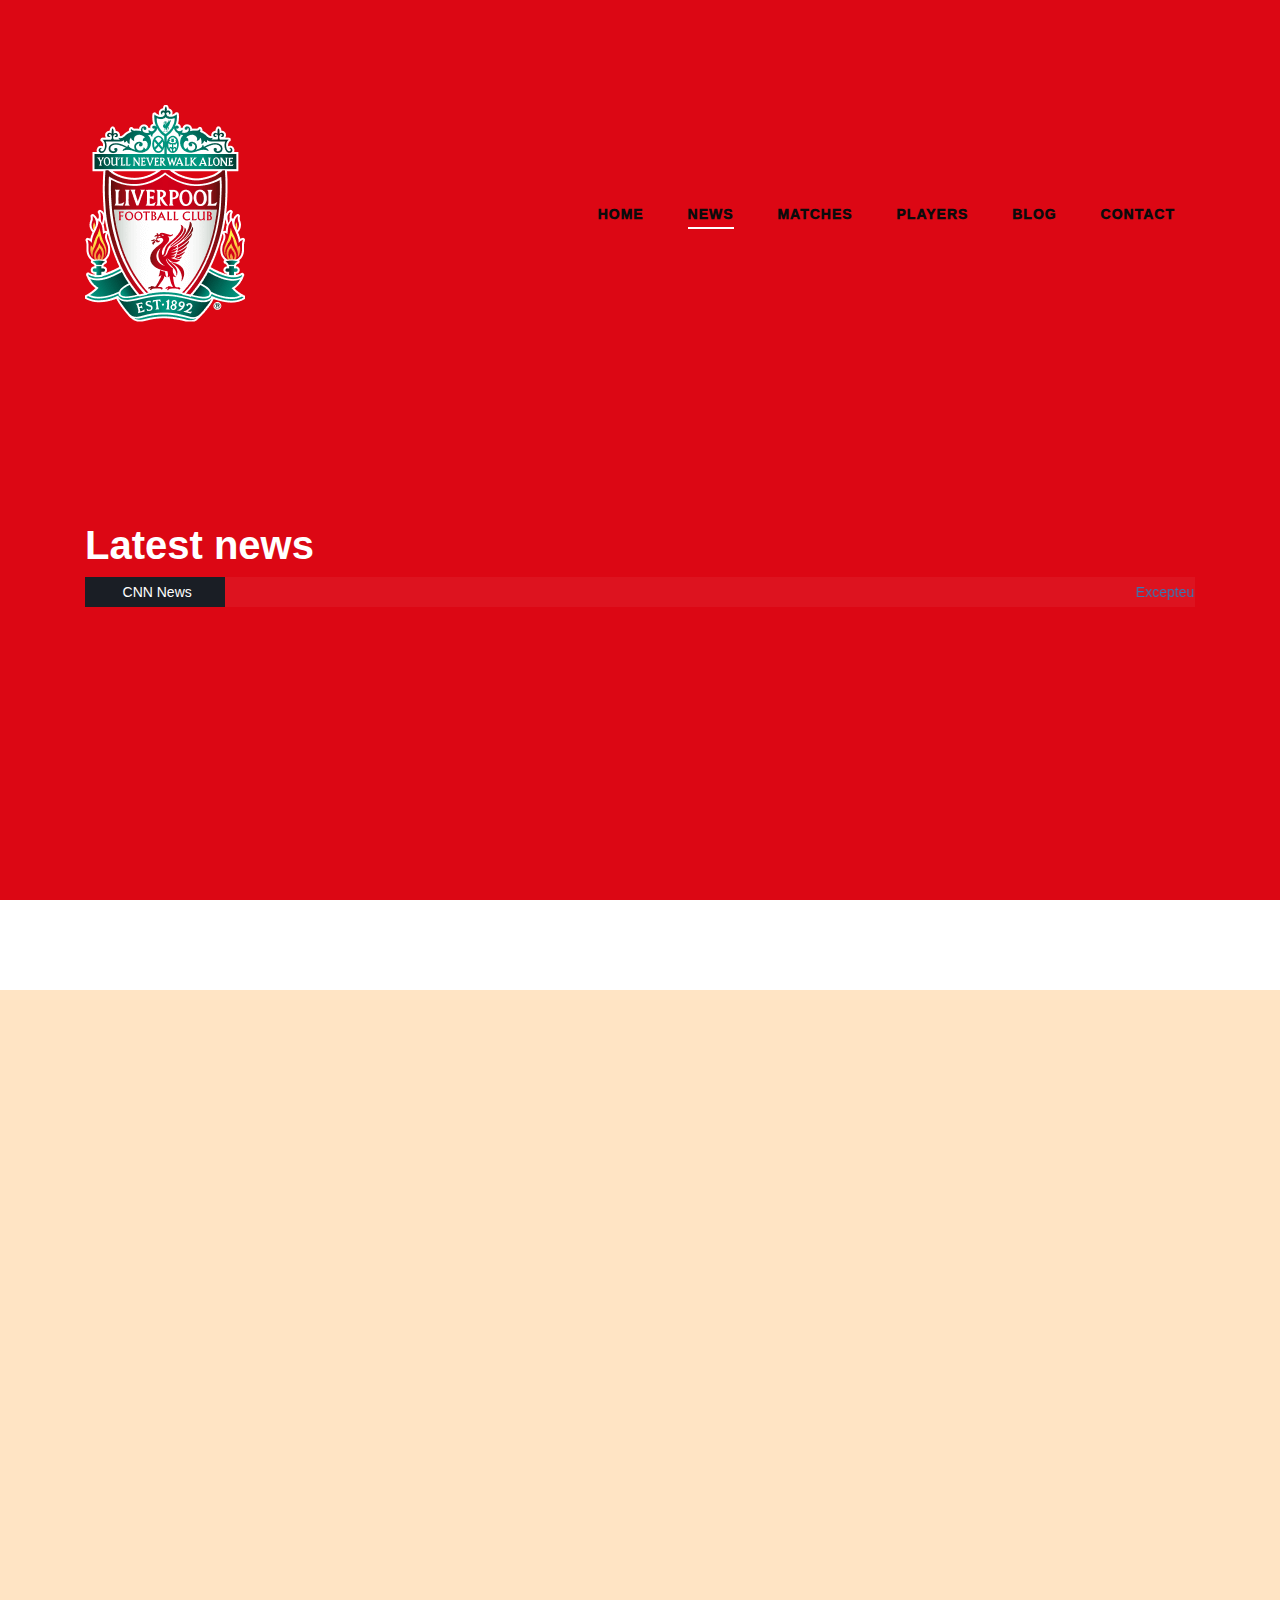
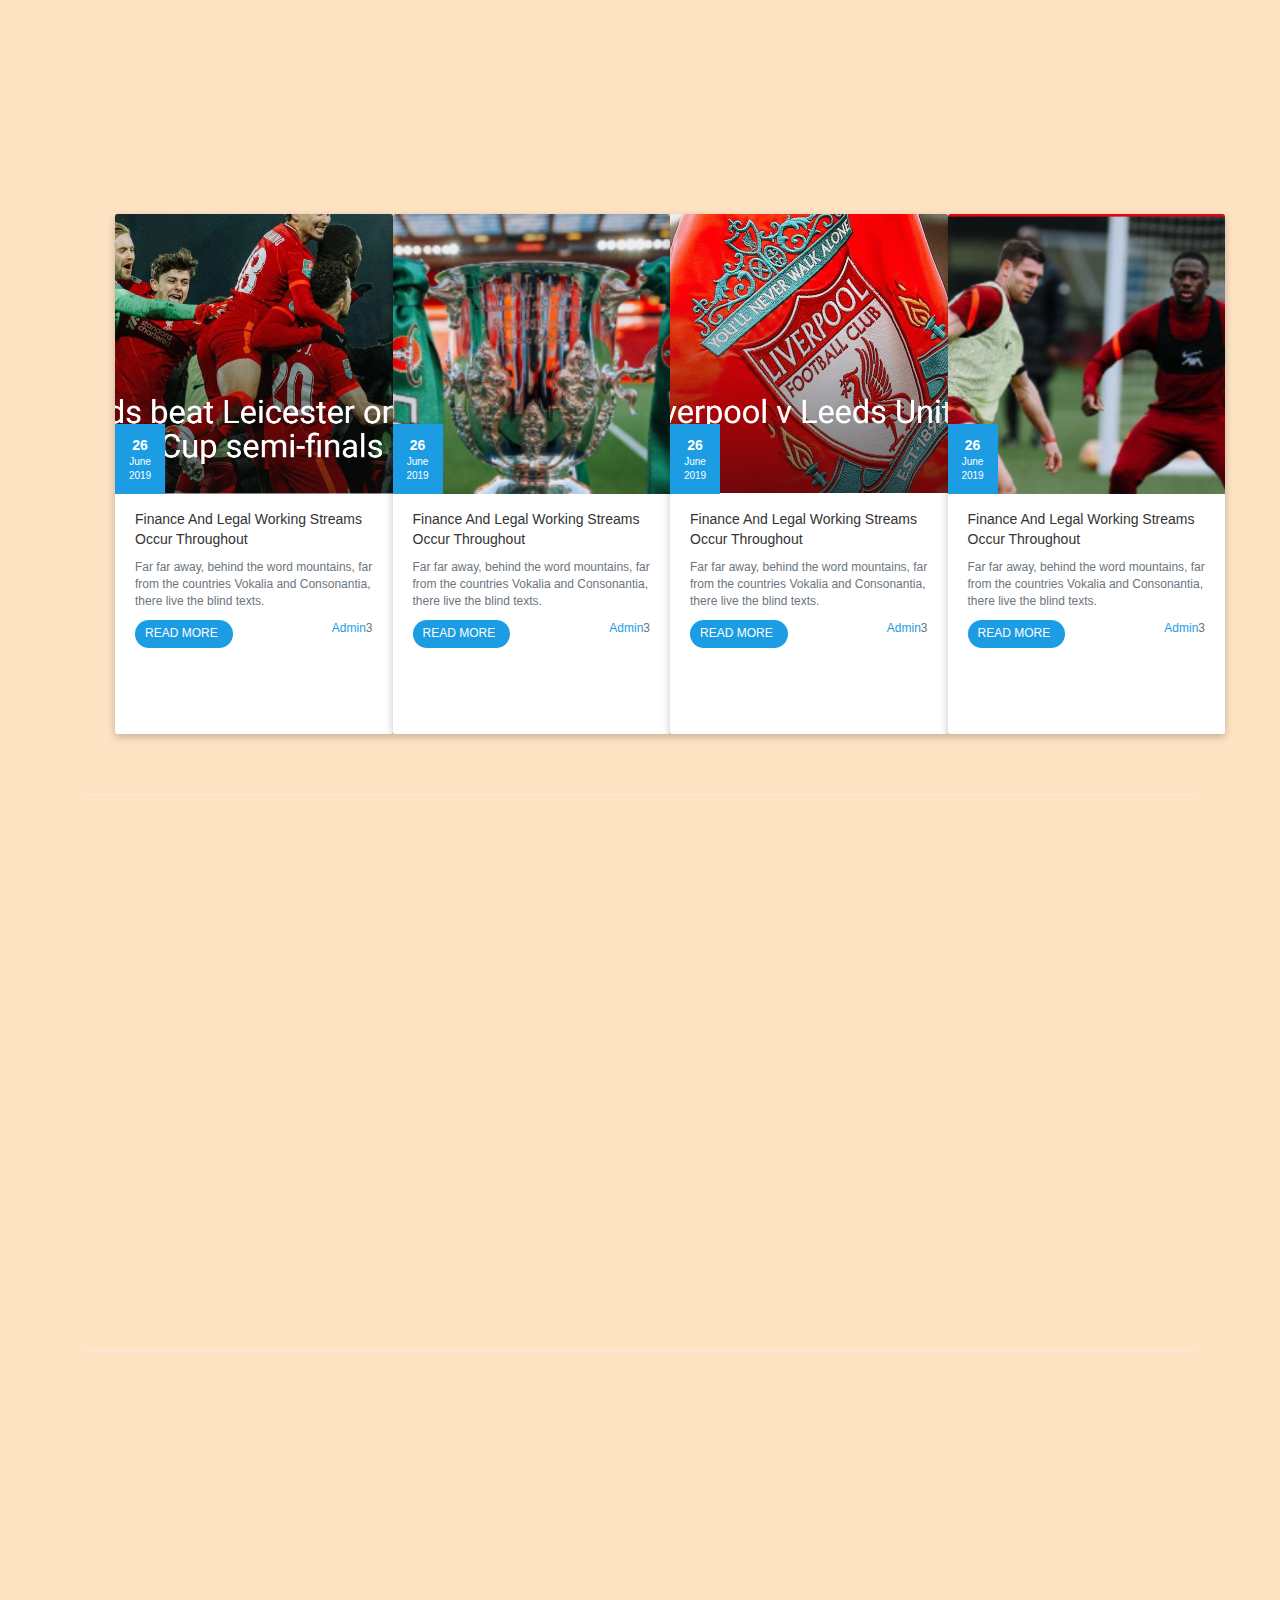
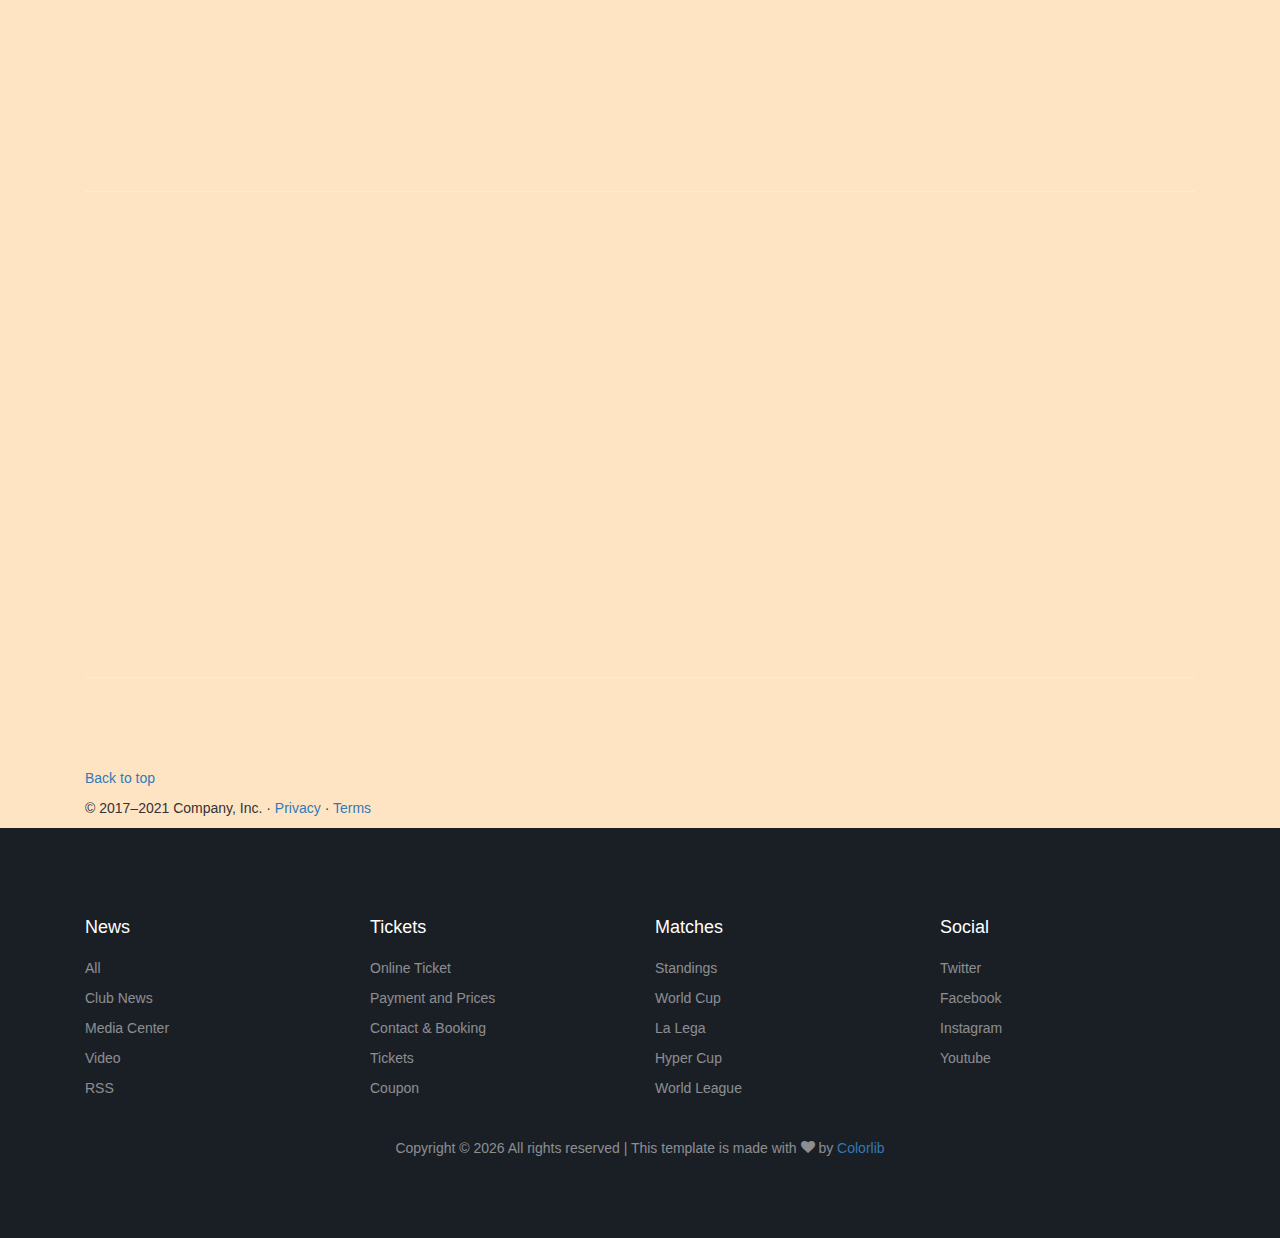
<file: news.html>
<!DOCTYPE html>
<html lang="en">

<head>
  <title>Liverpool fc &mdash; news </title>
  <link rel="stylesheet" href="https://unpkg.com/aos@next/dist/aos.css" />
  <meta charset="utf-8">
  <meta name="viewport" content="width=device-width, initial-scale=1, shrink-to-fit=no">


  <link href="https://fonts.googleapis.com/css2?family=Montserrat:wght@400;700&display=swap" rel="stylesheet">

  <link rel="stylesheet" href="fonts/icomoon/style.css">

  <link rel="stylesheet" href="css/bootstrap/bootstrap.css">
  <link rel="stylesheet" href="css/jquery-ui.css">
  <link rel="stylesheet" href="css/owl.carousel.min.css">
  <link rel="stylesheet" href="css/owl.theme.default.min.css">
  <link rel="stylesheet" href="css/owl.theme.default.min.css">

  <link rel="stylesheet" href="css/jquery.fancybox.min.css">

  <link rel="stylesheet" href="css/bootstrap-datepicker.css">

  <link rel="stylesheet" href="fonts/flaticon/font/flaticon.css">

  <link rel="stylesheet" href="css/aos.css">

  <link rel="stylesheet" href="css/style.css">

  <!-- ************************************* -->

  <title>Bootstrap Example</title>
  <meta charset="utf-8">
  <meta name="viewport" content="width=device-width, initial-scale=1">
  <link rel="stylesheet" href="https://maxcdn.bootstrapcdn.com/bootstrap/3.4.1/css/bootstrap.min.css">
  <script src="https://ajax.googleapis.com/ajax/libs/jquery/3.5.1/jquery.min.js"></script>
  <script src="https://maxcdn.bootstrapcdn.com/bootstrap/3.4.1/js/bootstrap.min.js"></script>
    <!-- Required meta tags -->
    <meta charset="utf-8">
    <meta name="viewport" content="width=device-width, initial-scale=1">

    <!-- Bootstrap CSS -->
    <link href="https://cdn.jsdelivr.net/npm/bootstrap@5.1.3/dist/css/bootstrap.min.css" rel="stylesheet" integrity="sha384-1BmE4kWBq78iYhFldvKuhfTAU6auU8tT94WrHftjDbrCEXSU1oBoqyl2QvZ6jIW3" crossorigin="anonymous">

    <title>News</title>


  <!-- ******************************************** -->



</head>

<body>
  
  <!-- <div class="site-wrap">

    <div class="site-mobile-menu site-navbar-target">
      <div class="site-mobile-menu-header">
        <div class="site-mobile-menu-close">
          <span class="icon-close2 js-menu-toggle"></span>
        </div>
      </div>
      <div class="site-mobile-menu-body"></div>
    </div> -->


    <!-- <header class="site-navbar py-4" role="banner">

      <div class="container">
        <div class="d-flex align-items-center">
          <div class="site-logo">
            <a href="index.html">
              <img src="images/logo.png" alt="Logo">
            </a>
          </div>
          <div class="ml-auto">
            <nav class="site-navigation position-relative text-right" role="navigation">
              <ul class="site-menu main-menu js-clone-nav mr-auto d-none d-lg-block">
                <li><a href="index.html" class="nav-link">Home</a></li>
                <li><a href="matches.html" class="nav-link">Matches</a></li>
                <li><a href="players.html" class="nav-link">Players</a></li>
                <li class="active"><a href="blog.html" class="nav-link">Blog</a></li>
                <li><a href="contact.html" class="nav-link">Contact</a></li>
              </ul>
            </nav>

            <a href="#" class="d-inline-block d-lg-none site-menu-toggle js-menu-toggle text-black float-right text-white"><span
                class="icon-menu h3 text-white"></span></a>
          </div>
        </div>
      </div>

    </header> -->
    <header class="site-navbar py-4" role="banner">

      <div class="container">
        <div class="d-flex align-items-center">
          <div class="site-logo">
            <a href="index.html">
              <!-- <img src="images/logo.png" alt="Logo"> -->
              <img src="images/liverpoolfc_crest.png" alt="Liverpool FC">
            </a>
          </div>
          <div class="ml-auto">
            <nav class="site-navigation position-relative text-right" role="navigation">
              <ul class="site-menu main-menu js-clone-nav mr-auto d-none d-lg-block">
                <li ><a href="index.html" class="nav-link">Home</a></li>
                <!-- <li><a href="news.html" class="nav-link">News</a></li> -->
                <li class="active"><a href="news.html" class="nav-link">News</a></li>
                <li><a href="matches.html" class="nav-link">Matches</a></li>
                <!-- <li><a href="matches.html" class="nav-link">VIDEOS</a></li> -->

                <li><a href="players.html" class="nav-link">Players</a></li>
                <li><a href="blog.html" class="nav-link">Blog</a></li>
                <li><a href="contact.html" class="nav-link">Contact</a></li>
              </ul>
            </nav>

            <a href="#" class="d-inline-block d-lg-none site-menu-toggle js-menu-toggle text-black float-right text-white"><span
                class="icon-menu h3 text-white"></span></a>
          </div>
          <!-- <a href="#" class="d-inline-block d-lg-none site-menu-toggle js-menu-toggle text-black float-right text-white active"><span class="icon-menu h3 text-white"></span></a> -->
        </div>
      </div>

    </header>

    <div class="hero overlay" >
      <!-- style="background-image: url('images/bg_3.jpg');" -->
      <div class="container">
        <div class="row align-items-center">
          <!-- <div class="col-lg-5 mx-auto text-center">
            <h1 class="text-white">Blog Posts</h1>
            <p>Lorem ipsum dolor sit amet, consectetur adipisicing elit. Soluta, molestias repudiandae pariatur.</p>
          </div> -->
          <div class="container mt-5">
            <div class="row">
                <div class="col-md-12">
                  <h1 class="text-white align-items-center">Latest news</h1>
                    <div class="d-flex justify-content-between align-items-center breaking-news bg-light ">
                        <div class="d-flex flex-row flex-grow-1 flex-fill justify-content-center bg-dark py-2 text-white px-1 news"><span class="d-flex align-items-center">&nbsp;CNN News</span></div>
                        <marquee class="news-scroll" behavior="scroll" direction="left" onmouseover="this.stop();" onmouseout="this.start();"> <a href="#">Excepteur sint occaecat cupidatat non proident, sunt in culpa qui officia deserunt mollit anim id est laborum. </a> <span class="dot"></span> <a href="#">Lorem ipsum dolor sit amet, consectetur adipiscing elit, sed do eiusmod tempor incididunt ut </a> <span class="dot"></span> <a href="#">Duis aute irure dolor in reprehenderit in voluptate velit esse </a> </marquee>
                    </div>
                </div>
            </div>
        </div>
          

        </div>
      </div>
    </div>

    
    <div class="vdo">
    <div class="container site-section">
      <!-- <div class="row">
        <div class="col-6 title-section">
          <h2 class="heading">Latest Blog</h2>
        </div>
      </div>
      <div class="row">
        <div class="col-lg-4 mb-4">
          <div class="custom-media d-block">
            <div class="img mb-4">
              <a href="single.html"><img src="images/img_1.jpg" alt="Image" class="img-fluid"></a>
            </div>
            <div class="text">
              <span class="meta">May 20, 2020</span>
              <h3 class="mb-4"><a href="#">Romolu to stay at Real Nadrid?</a></h3>
              <p>Lorem ipsum dolor sit amet, consectetur adipisicing elit. Possimus deserunt saepe tempora dolorem.</p>
              <p><a href="#">Read more</a></p>
            </div>
          </div>
        </div>
        <div class="col-lg-4 mb-4">
          <div class="custom-media d-block">
            <div class="img mb-4">
              <a href="single.html"><img src="images/img_3.jpg" alt="Image" class="img-fluid"></a>
            </div>
            <div class="text">
              <span class="meta">May 20, 2020</span>
              <h3 class="mb-4"><a href="#">Romolu to stay at Real Nadrid?</a></h3>
              <p>Lorem ipsum dolor sit amet, consectetur adipisicing elit. Possimus deserunt saepe tempora dolorem.</p>
              <p><a href="#">Read more</a></p>
            </div>
          </div>
        </div>

        <div class="col-lg-4 mb-4">
          <div class="custom-media d-block">
            <div class="img mb-4">
              <a href="single.html"><img src="images/img_1.jpg" alt="Image" class="img-fluid"></a>
            </div>
            <div class="text">
              <span class="meta">May 20, 2020</span>
              <h3 class="mb-4"><a href="#">Romolu to stay at Real Nadrid?</a></h3>
              <p>Lorem ipsum dolor sit amet, consectetur adipisicing elit. Possimus deserunt saepe tempora dolorem.</p>
              <p><a href="#">Read more</a></p>
            </div>
          </div>
        </div>
        <div class="col-lg-4 mb-4">
          <div class="custom-media d-block">
            <div class="img mb-4">
              <a href="single.html"><img src="images/img_3.jpg" alt="Image" class="img-fluid"></a>
            </div>
            <div class="text">
              <span class="meta">May 20, 2020</span>
              <h3 class="mb-4"><a href="#">Romolu to stay at Real Nadrid?</a></h3>
              <p>Lorem ipsum dolor sit amet, consectetur adipisicing elit. Possimus deserunt saepe tempora dolorem.</p>
              <p><a href="#">Read more</a></p>
            </div>
          </div>
        </div>
        
        <div class="col-lg-4 mb-4">
          <div class="custom-media d-block">
            <div class="img mb-4">
              <a href="single.html"><img src="images/img_1.jpg" alt="Image" class="img-fluid"></a>
            </div>
            <div class="text">
              <span class="meta">May 20, 2020</span>
              <h3 class="mb-4"><a href="#">Romolu to stay at Real Nadrid?</a></h3>
              <p>Lorem ipsum dolor sit amet, consectetur adipisicing elit. Possimus deserunt saepe tempora dolorem.</p>
              <p><a href="#">Read more</a></p>
            </div>
          </div>
        </div>
        <div class="col-lg-4 mb-4">
          <div class="custom-media d-block">
            <div class="img mb-4">
              <a href="single.html"><img src="images/img_3.jpg" alt="Image" class="img-fluid"></a>
            </div>
            <div class="text">
              <span class="meta">May 20, 2020</span>
              <h3 class="mb-4"><a href="#">Romolu to stay at Real Nadrid?</a></h3>
              <p>Lorem ipsum dolor sit amet, consectetur adipisicing elit. Possimus deserunt saepe tempora dolorem.</p>
              <p><a href="#">Read more</a></p>
            </div>
          </div>
        </div>
      </div>

      <div class="row justify-content-center">
        <div class="col-lg-7 text-center">
          <div class="custom-pagination">
            <a href="#">1</a>
            <span>2</span>
            <a href="#">3</a>
            <a href="#">4</a>
            <a href="#">5</a>
          </div>
        </div>
      </div> -->
      <main>
        <div class="Team-Photos" data-aos="zoom-in">
          <div class="container">
            <h1>Press conference and trainaing</h1>
            <div id="myCarousel" class="carousel slide" data-ride="carousel">
              <!-- Indicators -->
              <ol class="carousel-indicators">
                <li data-target="#myCarousel" data-slide-to="0" class="active"></li>
                <li data-target="#myCarousel" data-slide-to="1"></li>
                <li data-target="#myCarousel" data-slide-to="2"></li>
              </ol>
    
              <!-- Wrapper for slides -->
              <div class="carousel-inner">
                <div class="item active">
                  <!-- <img src="images/pic1.jfif" alt="Los Angeles"  style="width:100%; height: 100%;">   -->
                  <img src="images/4221396001_5839756730001_5839757089001-vs.jpg" style="width:100%;">
                </div>
    
                <div class="item">
                  <img src="images/4c4e450b7ef937592333a098695fa16a.jpg" alt="Chicago" style="width:100%;">
                </div>
    
                <div class="item">
                  <img src="images/maxresdefault.jpg" alt="New york" style="width:100%;">
                </div>
              </div>
    
              <!-- Left and right controls -->
              <a class="left carousel-control" href="#myCarousel" data-slide="prev">
                <span class="glyphicon glyphicon-chevron-left"></span>
                <span class="sr-only">Previous</span>
              </a>
              <a class="right carousel-control" href="#myCarousel" data-slide="next">
                <span class="glyphicon glyphicon-chevron-right"></span>
                <span class="sr-only">Next</span>
              </a>
            </div>
          </div>
        </div>
    
      <br><br><br>
        <!-- Marketing messaging and featurettes
        ================================================== -->
        <!-- Wrap the rest of the page in another container to center all the content. -->
      
        <div class="container marketing">
      
          <!-- Three columns of text below the carousel -->
          <div class="container">
            <div class="d-lg-flex">
                <div class="card border-0 me-lg-4 mb-lg-0 mb-4">
                    <div class="backgroundEffect"></div>
                    <div class="pic"> <img class="" src="images/580b57fcd9996e24bc43c4e1.png" width="100%"  alt="">
                        <div class="date"> <span class="day">26</span> <span class="month">June</span> <span class="year">2019</span> </div>
                    </div>
                    <div class="content">
                        <p class="h-1 mt-4">Finance And Legal Working Streams Occur Throughout</p>
                        <p class="text-muted mt-3">Far far away, behind the word mountains, far from the countries Vokalia and Consonantia, there live the blind texts.</p>
                        <div class="d-flex align-items-center justify-content-between mt-3 pb-3">
                            <div class="btn btn-primary" > Read More<span class="fas fa-arrow-right"></span></div>
                            <div class="d-flex align-items-center justify-content-center foot">
                                <p class="admin">Admin</p>
                                <p class="ps-3 icon text-muted"><span class="fas fa-comment-alt pe-1"></span>3</p>
                            </div>
                        </div>
                    </div>
                </div>
                
                <div class="card border-0 me-lg-4 mb-lg-0 mb-4">
                    <div class="backgroundEffect"></div>
                    <div class="pic"> <img class="" src="images/Screenshot 2021-12-24 164135.png" alt="Image" width="100%">
                        <div class="date"> <span class="day">26</span> <span class="month">June</span> <span class="year">2019</span> </div>
                    </div>
                    <div class="content">
                        <p class="h-1 mt-4">Finance And Legal Working Streams Occur Throughout</p>
                        <p class="text-muted mt-3">Far far away, behind the word mountains, far from the countries Vokalia and Consonantia, there live the blind texts.</p>
                        <div class="d-flex align-items-center justify-content-between mt-3 pb-3">
                            <div class="btn btn-primary">Read More<span class="fas fa-arrow-right"></span></div>
                            <div class="d-flex align-items-center justify-content-center foot">
                                <p class="admin">Admin</p>
                                <p class="ps-3 icon text-muted"><span class="fas fa-comment-alt pe-1"></span>3</p>
                            </div>
                        </div>
                    </div>
                </div>
                <div class="card border-0 mb-lg-0 mb-4">
                    <div class="backgroundEffect"></div>
                    <!-- <div class="pic"> <img class="" src="images/Screenshot 2021-12-24 164843.png" alt="Image" width="100%"> -->
                      <div class="pic"> <img class="" src="images/Screenshot 2021-12-24 164843.png?auto=compress&amp;cs=tinysrgb&amp;dpr=2&amp;w=500" alt="">
                        <div class="date"> <span class="day">26</span> <span class="month">June</span> <span class="year">2019</span> </div>
                    </div>
                    <div class="content">
                        <p class="h-1 mt-4">Finance And Legal Working Streams Occur Throughout</p>
                        <p class="text-muted mt-3">Far far away, behind the word mountains, far from the countries Vokalia and Consonantia, there live the blind texts.</p>
                        <div class="d-flex align-items-center justify-content-between mt-3 pb-3">
                            <div class="btn btn-primary">Read More<span class="fas fa-arrow-right"></span></div>
                            <div class="d-flex align-items-center justify-content-center foot">
                                <p class="admin">Admin</p>
                                <p class="ps-3 icon text-muted"><span class="fas fa-comment-alt pe-1"></span>3</p>
                            </div>
                        </div>
                    </div>
                </div>
                <div class="card border-0 me-lg-4 mb-lg-0 mb-4">
                  <div class="backgroundEffect"></div>
                  <div class="pic"> <img class="" src="images/Screenshot 2021-12-31 011447.png?auto=compress&amp;cs=tinysrgb&amp;dpr=2&amp;w=500" alt="">
                      <div class="date"> <span class="day">26</span> <span class="month">June</span> <span class="year">2019</span> </div>
                  </div>
                  <div class="content">
                      <p class="h-1 mt-4">Finance And Legal Working Streams Occur Throughout</p>
                      <p class="text-muted mt-3">Far far away, behind the word mountains, far from the countries Vokalia and Consonantia, there live the blind texts.</p>
                      <div class="d-flex align-items-center justify-content-between mt-3 pb-3">
                          <div class="btn btn-primary">Read More<span class="fas fa-arrow-right"></span></div>
                          <div class="d-flex align-items-center justify-content-center foot">
                              <p class="admin">Admin</p>
                              <p class="ps-3 icon text-muted"><span class="fas fa-comment-alt pe-1"></span>3</p>
                          </div>
                      </div>
                  </div>
              </div>
                
            </div>
        </div>
          
          </div><!-- /.row -->
      
      <br><br>
          <!-- START THE FEATURETTES -->
      
          <hr class="featurette-divider">
      <br><br>
          <div class="row featurette" data-aos="flip-down">
            <div class="col-md-7">
              <h1 class="featurette-heading" id="row1">Liverpool advanced to the Carabao Cup semi-finals with a 5-4 penalty shootout victory over Leicester City after a thrilling 3-3 draw. <span class="text-muted"></span></h1>
              <p class="lead" style="font-size:18px;">A Jamie Vardy double inside the opening 13 minutes gave the Foxes command of the quarter-final tie at Anfield, and though Alex Oxlade-Chamberlain’s clinical conversion soon halved the deficit, James Maddison netted from long range to give the away team a strong half-time lead.p

                The Reds kept pushing for a way back into the contest and Diogo Jota’s strike midway through the second period set up a grandstand finale that was sealed when Takumi Minamino found the target with almost the last touch.
                
                Caoimhin Kelleher made two saves in the subsequent spot-kicks, allowing Jota to seal Liverpool’s progress into the semi-finals in dramatic fashion.</p>
            </div>
            <!-- <br><br> -->
            <div class="col-md-5">
              <img src="images/580b57fcd9996e24bc43c4e1.png" width="100%"  alt="Image">
              <!-- <svg class="bd-placeholder-img bd-placeholder-img-lg featurette-image img-fluid mx-auto" width="200"><title>Placeholder</title><text x="50%" y="50%" fill="#aaa" dy=".3em"><img src="images/580b57fcd9996e24bc43c4e1.png" width="100%"  alt="Image"></text></svg> -->
      
            </div>
          </div>
          <br><br>
      
          <hr class="featurette-divider">
          <br><br>
      
          <div class="row featurette" data-aos="flip-up">
            <div class="col-md-7 order-md-2">
              <h1 class="featurette-heading">Liverpool will face Arsenal in the semi-finals of the Carabao Cup. <span class="text-muted"></span></h1>
              <p class="lead" style="font-size:18px;">The Reds were paired with the Gunners after defeating Leicester City on penalties at Anfield in a last-eight tie on Wednesday evening.</p>
              <p class="lead" style="font-size:18px;">The first leg will be played at Emirates Stadium, with the return fixture to be hosted at Anfield. </p>
              <p class="lead" style="font-size:18px;">The semi-final ties are scheduled to be played in the weeks commencing January 3 and 10.

                Fixture details will be confirmed in due course.</p>
            </div>
            <div class="col-md-5 order-md-1">
              <img src="images/Screenshot 2021-12-24 164135.png" alt="Image" width="100%">
              <!-- <svg class="bd-placeholder-img bd-placeholder-img-lg featurette-image img-fluid mx-auto" width="500" height="500" xmlns="http://www.w3.org/2000/svg" role="img" aria-label="Placeholder: 500x500" preserveAspectRatio="xMidYMid slice" focusable="false"><title>Placeholder</title><rect width="100%" height="100%" fill="#eee"></rect><text x="50%" y="50%" fill="#aaa" dy=".3em">500x500</text></svg> -->
              <!-- <svg class="bd-placeholder-img bd-placeholder-img-lg featurette-image img-fluid mx-auto" width="100"><title>Placeholder</title><text x="50%" y="50%" fill="#aaa" dy=".3em"><img src="images/Screenshot 2021-12-24 164135.png" alt="Image"></text></svg> -->
      
            </div>
          </div>
          <br><br>
      
          <hr class="featurette-divider">
          <br><br>
          <div class="row featurette" data-aos="flip-down">
            <div class="col-md-7">
              <h1 class="featurette-heading">Liverpool FC can confirm the fixture with Leeds United at Anfield on December 26 has been postponed. <span class="text-muted"></span></h1>
              <p class="lead" style="font-size:18px;">The Boxing Day encounter will be rescheduled after the Premier League ruled it was unable to go ahead following the number of positive COVID-19 cases within the Leeds squad.</p>
              <p class="lead" style="font-size:18px;">Tickets purchased for this match will remain valid for the new fixture date. The club will email all supporters who have purchased a ticket with details on refunds for those unable to attend the rescheduled date. Please don’t contact fan services on this matter.</p>
            </div>
            <div class="col-md-5">
              <img src="images/Screenshot 2021-12-24 164843.png" alt="Image" width="100%">
              
              <!-- <svg class="bd-placeholder-img bd-placeholder-img-lg featurette-image img-fluid mx-auto" width="200"><title>Placeholder</title><text x="50%" y="50%" fill="#aaa" dy=".3em"><img src="images/liverpoolfc_crest.png" alt="Image"></text></svg> -->
      
            </div>
          </div>
      <br><br>
          <hr class="featurette-divider">
      
          <!-- /END THE FEATURETTES -->
      
        </div><!-- /.container -->
      
      
        <!-- FOOTER -->
        <footer class="container">
          <p class="float-end"><a href="#">Back to top</a></p>
          <p>© 2017–2021 Company, Inc. · <a href="#">Privacy</a> · <a href="#">Terms</a></p>
        </footer>
      </main>
    </div>
  </div>

    
    



    <footer class="footer-section">
      <div class="container">
        <div class="row">
          <div class="col-lg-3">
            <div class="widget mb-3">
              <h3>News</h3>
              <ul class="list-unstyled links">
                <li><a href="#">All</a></li>
                <li><a href="#">Club News</a></li>
                <li><a href="#">Media Center</a></li>
                <li><a href="#">Video</a></li>
                <li><a href="#">RSS</a></li>
              </ul>
            </div>
          </div>
          <div class="col-lg-3">
            <div class="widget mb-3">
              <h3>Tickets</h3>
              <ul class="list-unstyled links">
                <li><a href="#">Online Ticket</a></li>
                <li><a href="#">Payment and Prices</a></li>
                <li><a href="#">Contact &amp; Booking</a></li>
                <li><a href="#">Tickets</a></li>
                <li><a href="#">Coupon</a></li>
              </ul>
            </div>
          </div>
          <div class="col-lg-3">
            <div class="widget mb-3">
              <h3>Matches</h3>
              <ul class="list-unstyled links">
                <li><a href="#">Standings</a></li>
                <li><a href="#">World Cup</a></li>
                <li><a href="#">La Lega</a></li>
                <li><a href="#">Hyper Cup</a></li>
                <li><a href="#">World League</a></li>
              </ul>
            </div>
          </div>

          <div class="col-lg-3">
            <div class="widget mb-3">
              <h3>Social</h3>
              <ul class="list-unstyled links">
                <li><a href="#">Twitter</a></li>
                <li><a href="#">Facebook</a></li>
                <li><a href="#">Instagram</a></li>
                <li><a href="#">Youtube</a></li>
              </ul>
            </div>
          </div>

        </div>

        <div class="row text-center">
          <div class="col-md-12">
            <div class=" pt-5">
              <p>
                <!-- Link back to Colorlib can't be removed. Template is licensed under CC BY 3.0. -->
                Copyright &copy;
                <script>
                  document.write(new Date().getFullYear());
                </script> All rights reserved | This template is made with <i class="icon-heart"
                  aria-hidden="true"></i> by <a href="https://colorlib.com" target="_blank">Colorlib</a>
                <!-- Link back to Colorlib can't be removed. Template is licensed under CC BY 3.0. -->
              </p>
            </div>
          </div>

        </div>
      </div>
    </footer>



  </div>
  <!-- .site-wrap -->

  <script src="js/jquery-3.3.1.min.js"></script>
  <script src="js/jquery-migrate-3.0.1.min.js"></script>
  <script src="js/jquery-ui.js"></script>
  <script src="js/popper.min.js"></script>
  <script src="js/bootstrap.min.js"></script>
  <script src="js/owl.carousel.min.js"></script>
  <script src="js/jquery.stellar.min.js"></script>
  <script src="js/jquery.countdown.min.js"></script>
  <script src="js/bootstrap-datepicker.min.js"></script>
  <script src="js/jquery.easing.1.3.js"></script>
  <script src="js/aos.js"></script>
  <script src="js/jquery.fancybox.min.js"></script>
  <script src="js/jquery.sticky.js"></script>
  <script src="js/jquery.mb.YTPlayer.min.js"></script>


  <script src="js/main.js"></script>


  <script src="https://unpkg.com/aos@next/dist/aos.js"></script>
  <script>
    AOS.init({
      offset :200,
      duration:1500,
    });
  </script>

</body>

</html>
</file>
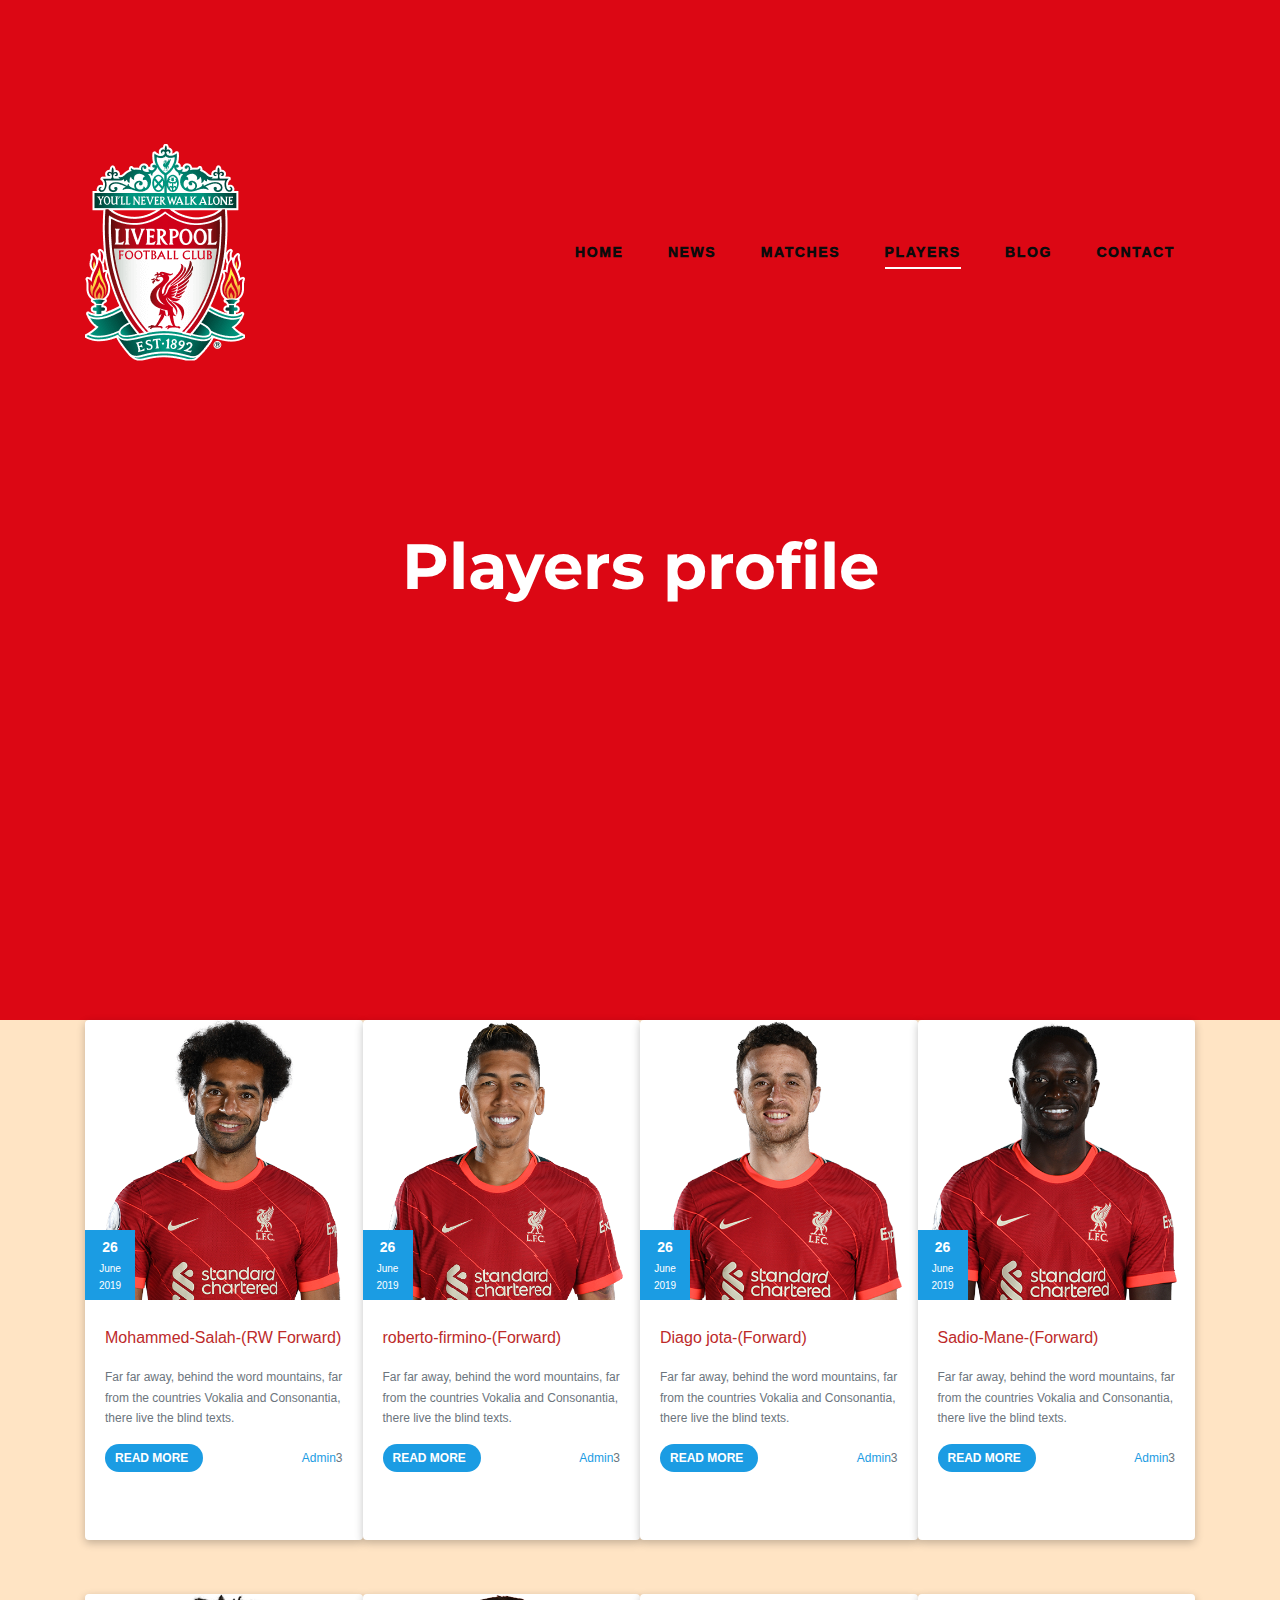
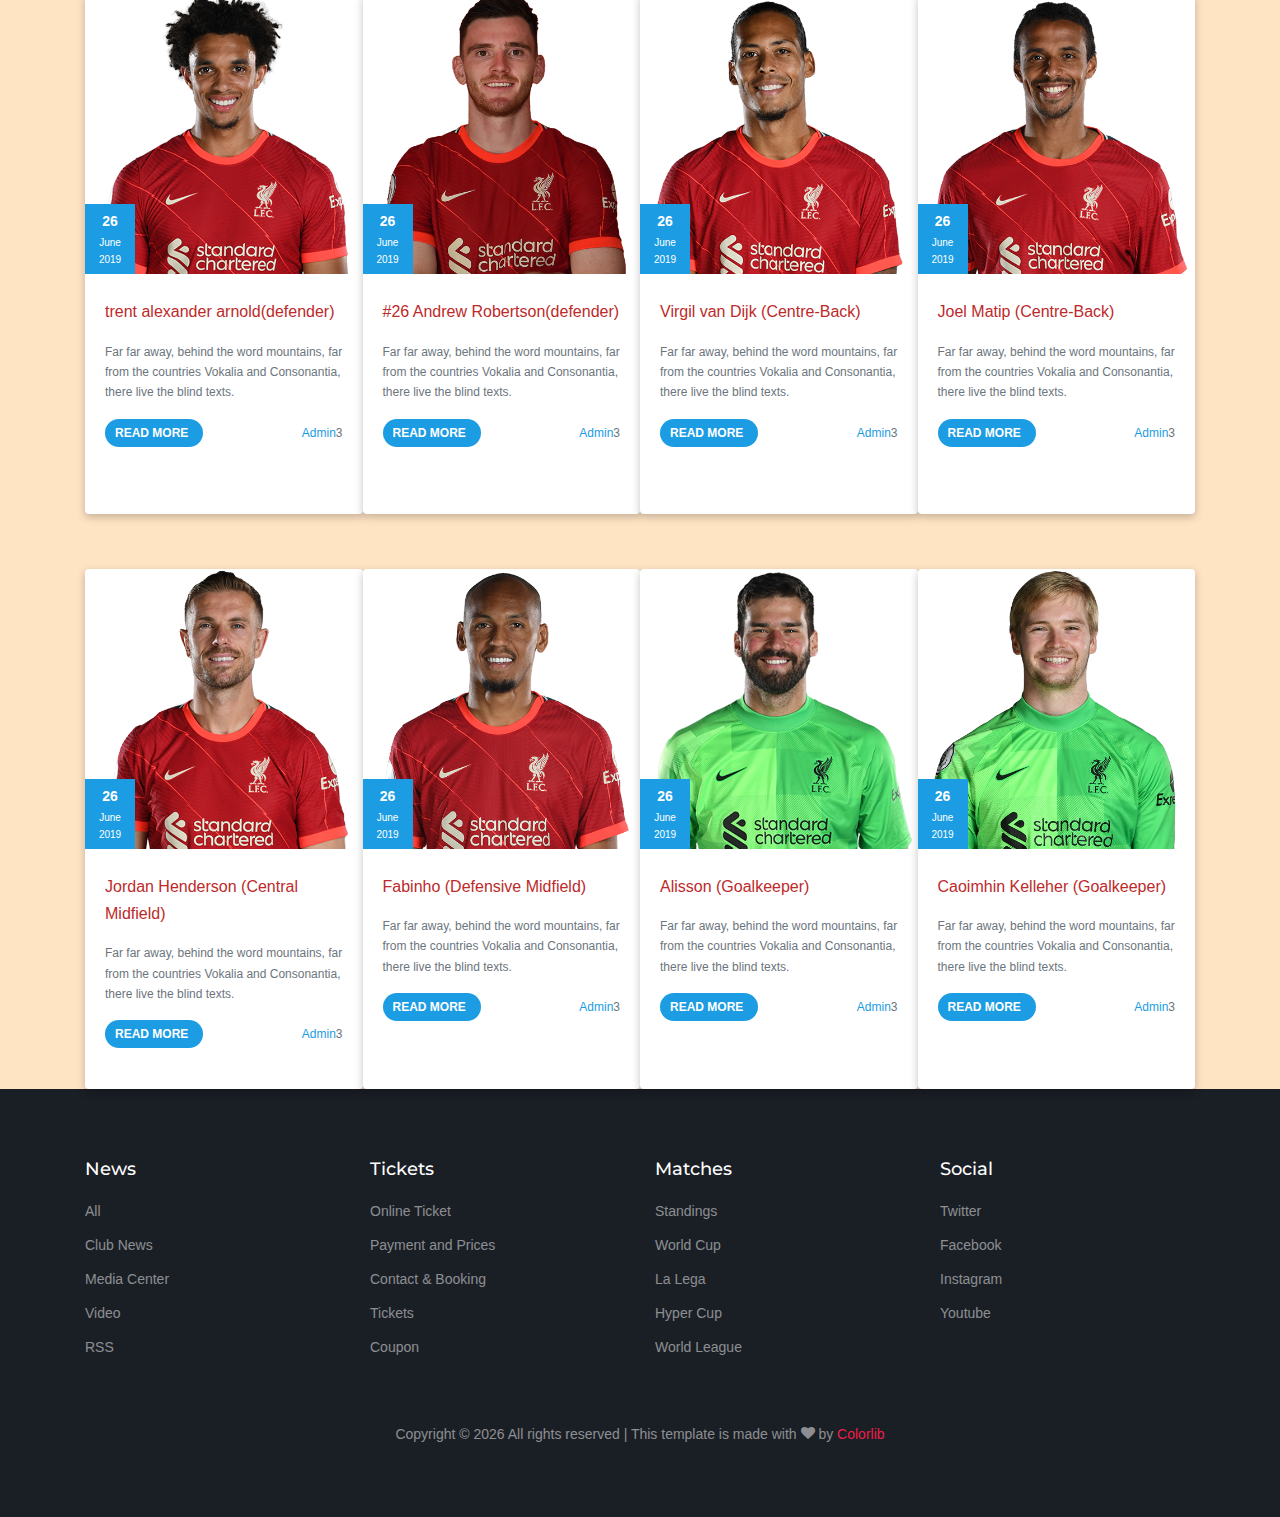
<file: players.html>
<!DOCTYPE html>
<html lang="en">

<head>
  <title>Liverpool fc &mdash; Players</title>
  <meta charset="utf-8">
  <meta name="viewport" content="width=device-width, initial-scale=1, shrink-to-fit=no">


  <link href="https://fonts.googleapis.com/css2?family=Montserrat:wght@400;700&display=swap" rel="stylesheet">

  <link rel="stylesheet" href="fonts/icomoon/style.css">

  <link rel="stylesheet" href="css/bootstrap/bootstrap.css">
  <link rel="stylesheet" href="css/jquery-ui.css">
  <link rel="stylesheet" href="css/owl.carousel.min.css">
  <link rel="stylesheet" href="css/owl.theme.default.min.css">
  <link rel="stylesheet" href="css/owl.theme.default.min.css">

  <link rel="stylesheet" href="css/jquery.fancybox.min.css">

  <link rel="stylesheet" href="css/bootstrap-datepicker.css">

  <link rel="stylesheet" href="fonts/flaticon/font/flaticon.css">

  <link rel="stylesheet" href="css/aos.css">

  <link rel="stylesheet" href="css/style.css">



</head>

<body>

  <div class="site-wrap">

    <div class="site-mobile-menu site-navbar-target">
      <div class="site-mobile-menu-header">
        <div class="site-mobile-menu-close">
          <span class="icon-close2 js-menu-toggle"></span>
        </div>
      </div>
      <div class="site-mobile-menu-body"></div>
    </div>


    <header class="site-navbar py-4" role="banner">

      <div class="container">
        <div class="d-flex align-items-center">
          <div class="site-logo">
            <a href="index.html">
              <!-- <img src="images/logo.png" alt="Logo"> -->
              <img src="images/liverpoolfc_crest.png" alt="Liverpool FC">
            </a>
          </div>
          <div class="ml-auto">
            <nav class="site-navigation position-relative text-right" role="navigation">
              <ul class="site-menu main-menu js-clone-nav mr-auto d-none d-lg-block">
                <li ><a href="index.html" class="nav-link">Home</a></li>
                <!-- <li><a href="news.html" class="nav-link">News</a></li> -->
                <li><a href="news.html" class="nav-link">News</a></li>
                <li><a href="matches.html" class="nav-link">Matches</a></li>
                <!-- <li><a href="matches.html" class="nav-link">VIDEOS</a></li> -->

                <li class="active"><a href="players.html" class="nav-link">Players</a></li>
                <li><a href="blog.html" class="nav-link">Blog</a></li>
                <li ><a href="contact.html" class="nav-link">Contact</a></li>
              </ul>
            </nav>

            <a href="#" class="d-inline-block d-lg-none site-menu-toggle js-menu-toggle text-black float-right text-white"><span
                class="icon-menu h3 text-white"></span></a>
          </div>
        </div>
      </div>

    </header>
    <div class="test2">
    <div class="hero overlay" >
      <!-- style="background-image: url('images/bg_3.jpg');" -->
      <div class="container">
        <div class="row align-items-center">
          <div class="col-lg-9 mx-auto text-center">
            <h1 class="text-white">Players profile</h1>
          </div>
        </div>
      </div>
    </div>
  </div>

  <div class="vdo">
  <div class="playercard">
    <div class="container">
      <div class="d-lg-flex">
          <div class="card border-0 me-lg-4 mb-lg-0 mb-4">
              <div class="backgroundEffect"></div>
              <div class="pic"> <img class="" src="images/p118748.png" alt="">
                  <div class="date"> <span class="day">26</span> <span class="month">June</span> <span class="year">2019</span> </div>
              </div>
              <div class="content">
                  <p class="h-1 mt-4">Mohammed-Salah-(RW Forward)</p>
                  <p class="text-muted mt-3">Far far away, behind the word mountains, far from the countries Vokalia and Consonantia, there live the blind texts.</p>
                  <div class="d-flex align-items-center justify-content-between mt-3 pb-3">
                      <div class="btn btn-primary">Read More<span class="fas fa-arrow-right"></span></div>
                      <div class="d-flex align-items-center justify-content-center foot">
                          <p class="admin">Admin</p>
                          <p class="ps-3 icon text-muted"><span class="fas fa-comment-alt pe-1"></span>3</p>
                      </div>
                  </div>
              </div>
          </div>
          <div class="card border-0 me-lg-4 mb-lg-0 mb-4">
              <div class="backgroundEffect"></div>
              <div class="pic"> <img class="" src="images/p92217.png" alt="">
                  <div class="date"> <span class="day">26</span> <span class="month">June</span> <span class="year">2019</span> </div>
              </div>
              <div class="content">
                  <p class="h-1 mt-4">roberto-firmino-(Forward)</p>
                  <p class="text-muted mt-3">Far far away, behind the word mountains, far from the countries Vokalia and Consonantia, there live the blind texts.</p>
                  <div class="d-flex align-items-center justify-content-between mt-3 pb-3">
                      <div class="btn btn-primary">Read More<span class="fas fa-arrow-right"></span></div>
                      <div class="d-flex align-items-center justify-content-center foot">
                          <p class="admin">Admin</p>
                          <p class="ps-3 icon text-muted"><span class="fas fa-comment-alt pe-1"></span>3</p>
                      </div>
                  </div>
              </div>
          </div>
          <div class="card border-0 mb-lg-0 mb-4">
              <div class="backgroundEffect"></div>
              <div class="pic"> <img class="" src="images/p194634.png" alt="">
                  <div class="date"> <span class="day">26</span> <span class="month">June</span> <span class="year">2019</span> </div>
              </div>
              <div class="content">
                  <p class="h-1 mt-4">Diago jota-(Forward)</p>
                  <p class="text-muted mt-3">Far far away, behind the word mountains, far from the countries Vokalia and Consonantia, there live the blind texts.</p>
                  <div class="d-flex align-items-center justify-content-between mt-3 pb-3">
                      <div class="btn btn-primary">Read More<span class="fas fa-arrow-right"></span></div>
                      <div class="d-flex align-items-center justify-content-center foot">
                          <p class="admin">Admin</p>
                          <p class="ps-3 icon text-muted"><span class="fas fa-comment-alt pe-1"></span>3</p>
                      </div>
                  </div>
              </div>
          </div>
          <div class="card border-0 me-lg-4 mb-lg-0 mb-4">
            <div class="backgroundEffect"></div>
            <div class="pic"> <img class="" src="images/p110979.png" alt="">
                <div class="date"> <span class="day">26</span> <span class="month">June</span> <span class="year">2019</span> </div>
            </div>
            <div class="content">
                <p class="h-1 mt-4">Sadio-Mane-(Forward)</p>
                <p class="text-muted mt-3">Far far away, behind the word mountains, far from the countries Vokalia and Consonantia, there live the blind texts.</p>
                <div class="d-flex align-items-center justify-content-between mt-3 pb-3">
                    <div class="btn btn-primary">Read More<span class="fas fa-arrow-right"></span></div>
                    <div class="d-flex align-items-center justify-content-center foot">
                        <p class="admin">Admin</p>
                        <p class="ps-3 icon text-muted"><span class="fas fa-comment-alt pe-1"></span>3</p>
                    </div>
                </div>
            </div>
        </div>
        
      </div>
      <br> <br>
      <div class="d-lg-flex">
        <div class="card border-0 me-lg-4 mb-lg-0 mb-4">
            <div class="backgroundEffect"></div>
            <div class="pic"> <img class="" src="images/p169187.png" alt="">
                <div class="date"> <span class="day">26</span> <span class="month">June</span> <span class="year">2019</span> </div>
            </div>
            <div class="content">
                <p class="h-1 mt-4">trent alexander arnold(defender)</p>
                <p class="text-muted mt-3">Far far away, behind the word mountains, far from the countries Vokalia and Consonantia, there live the blind texts.</p>
                <div class="d-flex align-items-center justify-content-between mt-3 pb-3">
                    <div class="btn btn-primary">Read More<span class="fas fa-arrow-right"></span></div>
                    <div class="d-flex align-items-center justify-content-center foot">
                        <p class="admin">Admin</p>
                        <p class="ps-3 icon text-muted"><span class="fas fa-comment-alt pe-1"></span>3</p>
                    </div>
                </div>
            </div>
        </div>
        <div class="card border-0 me-lg-4 mb-lg-0 mb-4">
            <div class="backgroundEffect"></div>
            <div class="pic"> <img class="" src="images/p122798.png" alt="">
                <div class="date"> <span class="day">26</span> <span class="month">June</span> <span class="year">2019</span> </div>
            </div>
            <div class="content">
                <p class="h-1 mt-4">#26 Andrew Robertson(defender)</p>
                <p class="text-muted mt-3">Far far away, behind the word mountains, far from the countries Vokalia and Consonantia, there live the blind texts.</p>
                <div class="d-flex align-items-center justify-content-between mt-3 pb-3">
                    <div class="btn btn-primary">Read More<span class="fas fa-arrow-right"></span></div>
                    <div class="d-flex align-items-center justify-content-center foot">
                        <p class="admin">Admin</p>
                        <p class="ps-3 icon text-muted"><span class="fas fa-comment-alt pe-1"></span>3</p>
                    </div>
                </div>
            </div>
        </div>
        <div class="card border-0 mb-lg-0 mb-4">
            <div class="backgroundEffect"></div>
            <div class="pic"> <img class="" src="images/p97032.png" alt="">
                <div class="date"> <span class="day">26</span> <span class="month">June</span> <span class="year">2019</span> </div>
            </div>
            <div class="content">
                <p class="h-1 mt-4">Virgil van Dijk 
                  (Centre-Back)
                  </p>
                <p class="text-muted mt-3">Far far away, behind the word mountains, far from the countries Vokalia and Consonantia, there live the blind texts.</p>
                <div class="d-flex align-items-center justify-content-between mt-3 pb-3">
                    <div class="btn btn-primary">Read More<span class="fas fa-arrow-right"></span></div>
                    <div class="d-flex align-items-center justify-content-center foot">
                        <p class="admin">Admin</p>
                        <p class="ps-3 icon text-muted"><span class="fas fa-comment-alt pe-1"></span>3</p>
                    </div>
                </div>
            </div>
        </div>
        <div class="card border-0 me-lg-4 mb-lg-0 mb-4">
          <div class="backgroundEffect"></div>
          <div class="pic"> <img class="" src="images/p60914.png" alt="">
              <div class="date"> <span class="day">26</span> <span class="month">June</span> <span class="year">2019</span> </div>
          </div>
          <div class="content">
              <p class="h-1 mt-4">Joel Matip
                (Centre-Back)
                </p>
              <p class="text-muted mt-3">Far far away, behind the word mountains, far from the countries Vokalia and Consonantia, there live the blind texts.</p>
              <div class="d-flex align-items-center justify-content-between mt-3 pb-3">
                  <div class="btn btn-primary">Read More<span class="fas fa-arrow-right"></span></div>
                  <div class="d-flex align-items-center justify-content-center foot">
                      <p class="admin">Admin</p>
                      <p class="ps-3 icon text-muted"><span class="fas fa-comment-alt pe-1"></span>3</p>
                  </div>
              </div>
          </div>
      </div>
    </div>
    <br> <br>
    <div class="d-lg-flex">
      <div class="card border-0 me-lg-4 mb-lg-0 mb-4">
          <div class="backgroundEffect"></div>
          <div class="pic"> <img class="" src="images/p56979.png" alt="">
              <div class="date"> <span class="day">26</span> <span class="month">June</span> <span class="year">2019</span> </div>
          </div>
          <div class="content">
              <p class="h-1 mt-4">Jordan Henderson 
                (Central Midfield)</p>
              <p class="text-muted mt-3">Far far away, behind the word mountains, far from the countries Vokalia and Consonantia, there live the blind texts.</p>
              <div class="d-flex align-items-center justify-content-between mt-3 pb-3">
                  <div class="btn btn-primary">Read More<span class="fas fa-arrow-right"></span></div>
                  <div class="d-flex align-items-center justify-content-center foot">
                      <p class="admin">Admin</p>
                      <p class="ps-3 icon text-muted"><span class="fas fa-comment-alt pe-1"></span>3</p>
                  </div>
              </div>
          </div>
      </div>
      <div class="card border-0 me-lg-4 mb-lg-0 mb-4">
          <div class="backgroundEffect"></div>
          <div class="pic"> <img class="" src="images/p116643.png" alt="">
              <div class="date"> <span class="day">26</span> <span class="month">June</span> <span class="year">2019</span> </div>
          </div>
          <div class="content">
              <p class="h-1 mt-4">Fabinho
                (Defensive Midfield)
                </p>
              <p class="text-muted mt-3">Far far away, behind the word mountains, far from the countries Vokalia and Consonantia, there live the blind texts.</p>
              <div class="d-flex align-items-center justify-content-between mt-3 pb-3">
                  <div class="btn btn-primary">Read More<span class="fas fa-arrow-right"></span></div>
                  <div class="d-flex align-items-center justify-content-center foot">
                      <p class="admin">Admin</p>
                      <p class="ps-3 icon text-muted"><span class="fas fa-comment-alt pe-1"></span>3</p>
                  </div>
              </div>
          </div>
      </div>
      <div class="card border-0 mb-lg-0 mb-4">
          <div class="backgroundEffect"></div>
          <div class="pic"> <img class="" src="images/p116535.png" alt="">
              <div class="date"> <span class="day">26</span> <span class="month">June</span> <span class="year">2019</span> </div>
          </div>
          <div class="content">
              <p class="h-1 mt-4">Alisson
                (Goalkeeper)
                </p>
              <p class="text-muted mt-3">Far far away, behind the word mountains, far from the countries Vokalia and Consonantia, there live the blind texts.</p>
              <div class="d-flex align-items-center justify-content-between mt-3 pb-3">
                  <div class="btn btn-primary">Read More<span class="fas fa-arrow-right"></span></div>
                  <div class="d-flex align-items-center justify-content-center foot">
                      <p class="admin">Admin</p>
                      <p class="ps-3 icon text-muted"><span class="fas fa-comment-alt pe-1"></span>3</p>
                  </div>
              </div>
          </div>
      </div>
      <div class="card border-0 me-lg-4 mb-lg-0 mb-4">
        <div class="backgroundEffect"></div>
        <div class="pic"> <img class="" src="images/p200720.png" alt="">
            <div class="date"> <span class="day">26</span> <span class="month">June</span> <span class="year">2019</span> </div>
        </div>
        <div class="content">
            <p class="h-1 mt-4">	Caoimhin Kelleher
              (Goalkeeper)</p>
            <p class="text-muted mt-3">Far far away, behind the word mountains, far from the countries Vokalia and Consonantia, there live the blind texts.</p>
            <div class="d-flex align-items-center justify-content-between mt-3 pb-3">
                <div class="btn btn-primary">Read More<span class="fas fa-arrow-right"></span></div>
                <div class="d-flex align-items-center justify-content-center foot">
                    <p class="admin">Admin</p>
                    <p class="ps-3 icon text-muted"><span class="fas fa-comment-alt pe-1"></span>3</p>
                </div>
            </div>
        </div>
    </div>
  </div>
  </div>

  </div>

    <!-- <div class="contact">
    <div class="site-section">
      <div class="container">
        <div class="row">
          <div class="col-lg-7">
            <form action="#">
              <div class="form-group">
                <input type="text" class="form-control" placeholder="Name">
              </div>
              <div class="form-group">
                <input type="text" class="form-control" placeholder="Email">
              </div>
              <div class="form-group">
                <input type="text" class="form-control" placeholder="Subject">
              </div>
              <div class="form-group">
                <textarea name="" class="form-control" id="" cols="30" rows="10" placeholder="Write something..."></textarea>
              </div>
              <div class="form-group">
                <input type="submit" class="btn btn-primary py-3 px-5" value="Send Message">
              </div>
            </form>  
          </div>
          <div class="col-lg-4 ml-auto">
            
            <ul class="list-unstyled">
              <li class="mb-2">
                <strong class="text-white d-block">Address</strong>
                273 South Riverview Rd. <br> New York, NY 10011
              </li>
              <li class="mb-2">
                <strong class="text-white d-block">Email</strong>
                <a href="#">info@unslate.co</a>
              </li>
              <li class="mb-2">
                <strong class="text-white d-block">
                  Phone
                </strong>
                <a href="#">+12 345 6789 012</a>
              </li>
            </ul>
          </div>
        </div>
      </div>
    </div>
  </div> -->

    <footer class="footer-section">
      <div class="container">
        <div class="row">
          <div class="col-lg-3">
            <div class="widget mb-3">
              <h3>News</h3>
              <ul class="list-unstyled links">
                <li><a href="#">All</a></li>
                <li><a href="#">Club News</a></li>
                <li><a href="#">Media Center</a></li>
                <li><a href="#">Video</a></li>
                <li><a href="#">RSS</a></li>
              </ul>
            </div>
          </div>
          <div class="col-lg-3">
            <div class="widget mb-3">
              <h3>Tickets</h3>
              <ul class="list-unstyled links">
                <li><a href="#">Online Ticket</a></li>
                <li><a href="#">Payment and Prices</a></li>
                <li><a href="#">Contact &amp; Booking</a></li>
                <li><a href="#">Tickets</a></li>
                <li><a href="#">Coupon</a></li>
              </ul>
            </div>
          </div>
          <div class="col-lg-3">
            <div class="widget mb-3">
              <h3>Matches</h3>
              <ul class="list-unstyled links">
                <li><a href="#">Standings</a></li>
                <li><a href="#">World Cup</a></li>
                <li><a href="#">La Lega</a></li>
                <li><a href="#">Hyper Cup</a></li>
                <li><a href="#">World League</a></li>
              </ul>
            </div>
          </div>

          <div class="col-lg-3">
            <div class="widget mb-3">
              <h3>Social</h3>
              <ul class="list-unstyled links">
                <li><a href="#">Twitter</a></li>
                <li><a href="#">Facebook</a></li>
                <li><a href="#">Instagram</a></li>
                <li><a href="#">Youtube</a></li>
              </ul>
            </div>
          </div>

        </div>

        <div class="row text-center">
          <div class="col-md-12">
            <div class=" pt-5">
              <p>
                <!-- Link back to Colorlib can't be removed. Template is licensed under CC BY 3.0. -->
                Copyright &copy;
                <script>
                  document.write(new Date().getFullYear());
                </script> All rights reserved | This template is made with <i class="icon-heart"
                  aria-hidden="true"></i> by <a href="https://colorlib.com" target="_blank">Colorlib</a>
                <!-- Link back to Colorlib can't be removed. Template is licensed under CC BY 3.0. -->
              </p>
            </div>
          </div>

        </div>
      </div>
    </footer>



  </div>
  <!-- .site-wrap -->

  <script src="js/jquery-3.3.1.min.js"></script>
  <script src="js/jquery-migrate-3.0.1.min.js"></script>
  <script src="js/jquery-ui.js"></script>
  <script src="js/popper.min.js"></script>
  <script src="js/bootstrap.min.js"></script>
  <script src="js/owl.carousel.min.js"></script>
  <script src="js/jquery.stellar.min.js"></script>
  <script src="js/jquery.countdown.min.js"></script>
  <script src="js/bootstrap-datepicker.min.js"></script>
  <script src="js/jquery.easing.1.3.js"></script>
  <script src="js/aos.js"></script>
  <script src="js/jquery.fancybox.min.js"></script>
  <script src="js/jquery.sticky.js"></script>
  <script src="js/jquery.mb.YTPlayer.min.js"></script>


  <script src="js/main.js"></script>

</body>

</html>
</file>
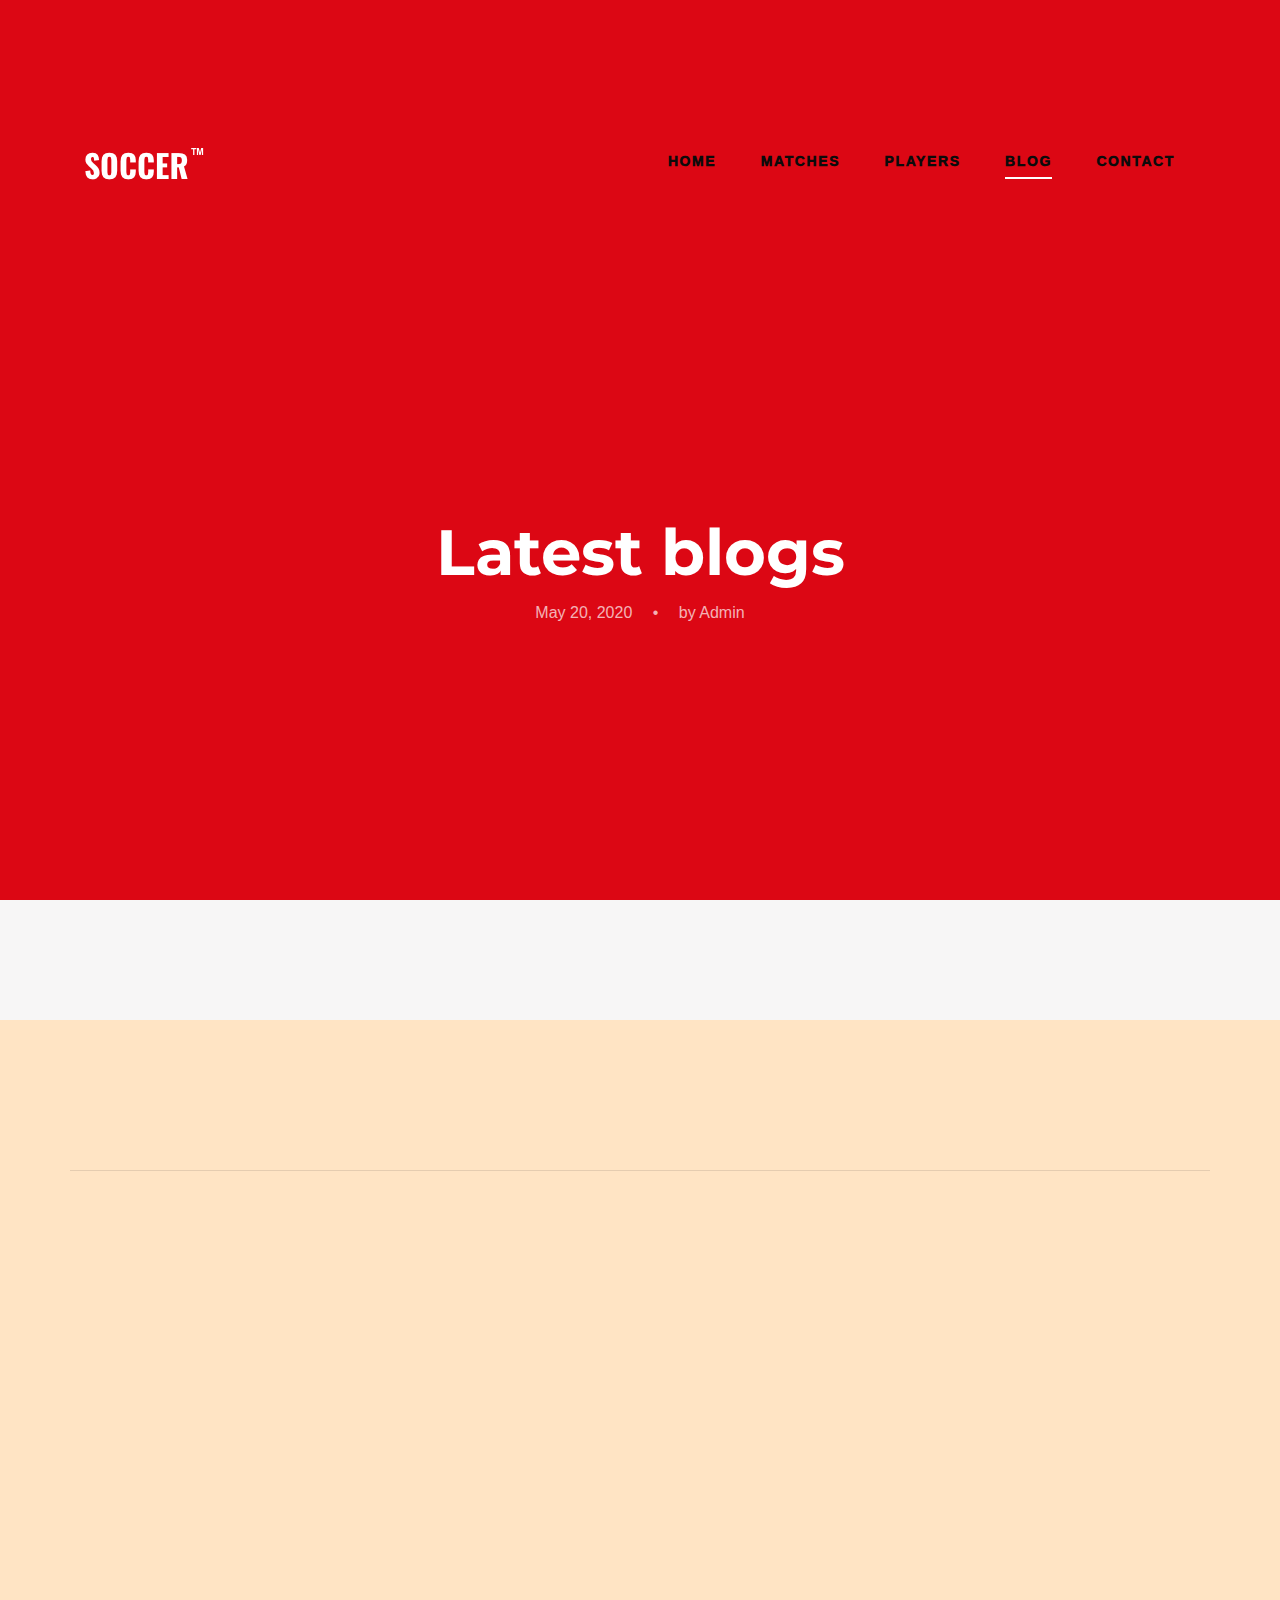
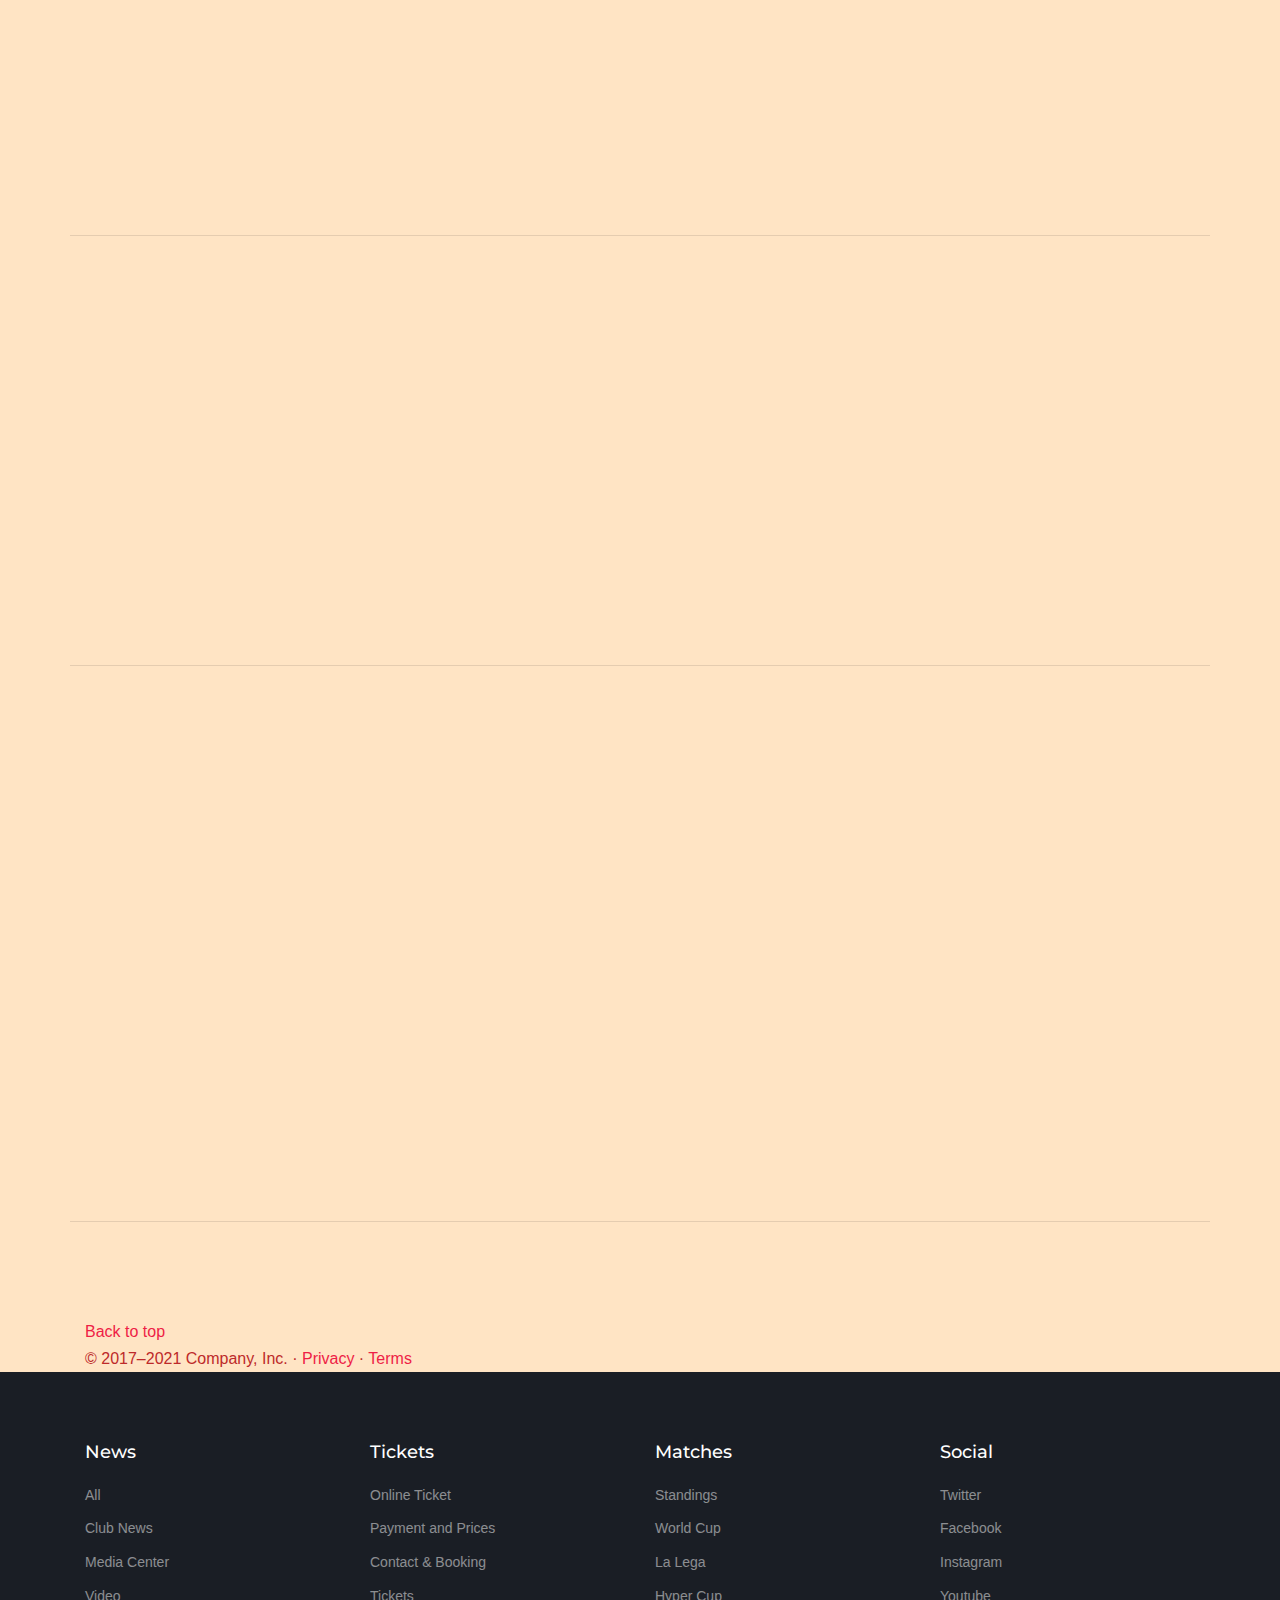
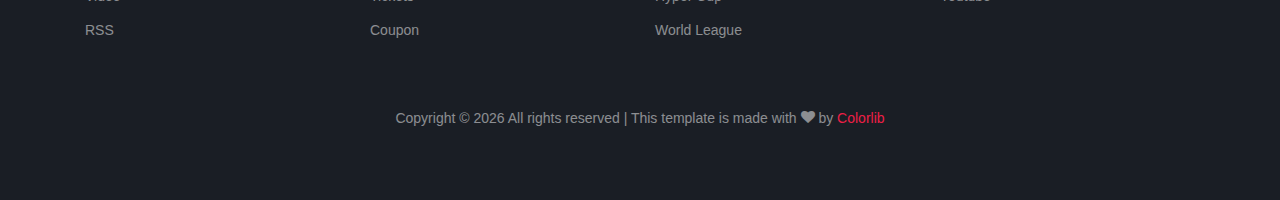
<file: single.html>
<!DOCTYPE html>
<html lang="en">

<head>
  <title>Soccer &mdash; Website by Colorlib</title>
  <meta charset="utf-8">
  <meta name="viewport" content="width=device-width, initial-scale=1, shrink-to-fit=no">


  <link href="https://fonts.googleapis.com/css2?family=Montserrat:wght@400;700&display=swap" rel="stylesheet">

  <link rel="stylesheet" href="fonts/icomoon/style.css">

  <link rel="stylesheet" href="css/bootstrap/bootstrap.css">
  <link rel="stylesheet" href="css/jquery-ui.css">
  <link rel="stylesheet" href="css/owl.carousel.min.css">
  <link rel="stylesheet" href="css/owl.theme.default.min.css">
  <link rel="stylesheet" href="css/owl.theme.default.min.css">

  <link rel="stylesheet" href="css/jquery.fancybox.min.css">

  <link rel="stylesheet" href="css/bootstrap-datepicker.css">

  <link rel="stylesheet" href="fonts/flaticon/font/flaticon.css">

  <link rel="stylesheet" href="css/aos.css">

  <link rel="stylesheet" href="css/style.css">



</head>

<body>

  <div class="site-wrap">

    <div class="site-mobile-menu site-navbar-target">
      <div class="site-mobile-menu-header">
        <div class="site-mobile-menu-close">
          <span class="icon-close2 js-menu-toggle"></span>
        </div>
      </div>
      <div class="site-mobile-menu-body"></div>
    </div>


    <header class="site-navbar py-4" role="banner">

      <div class="container">
        <div class="d-flex align-items-center">
          <div class="site-logo">
            <a href="index.html">
              <img src="images/logo.png" alt="Logo">
            </a>
          </div>
          <div class="ml-auto">
            <nav class="site-navigation position-relative text-right" role="navigation">
              <ul class="site-menu main-menu js-clone-nav mr-auto d-none d-lg-block">
                <li><a href="index.html" class="nav-link">Home</a></li>
                <li><a href="matches.html" class="nav-link">Matches</a></li>
                <li><a href="players.html" class="nav-link">Players</a></li>
                <li class="active"><a href="blog.html" class="nav-link">Blog</a></li>
                <li><a href="contact.html" class="nav-link">Contact</a></li>
              </ul>
            </nav>

            <a href="#" class="d-inline-block d-lg-none site-menu-toggle js-menu-toggle text-black float-right text-white"><span
                class="icon-menu h3 text-white"></span></a>
          </div>
        </div>
      </div>

    </header>

    <div class="hero overlay" >
      <div class="container">
        <div class="row align-items-center">
          <div class="col-lg-9 mx-auto text-center">
            <h1 class="text-white">Latest blogs</h1>
            <p><span>May 20, 2020</span> <span class="mx-3">&bullet;</span> <span>by Admin</span></p>
          </div>
        </div>
      </div>
    </div>

    
    <div class="vdo">
      <div class="container site-section">
        <!-- <div class="row">
          <div class="col-6 title-section">
            <h2 class="heading">Latest Blog</h2>
          </div>
        </div>
        <div class="row">
          <div class="col-lg-4 mb-4">
            <div class="custom-media d-block">
              <div class="img mb-4">
                <a href="single.html"><img src="images/img_1.jpg" alt="Image" class="img-fluid"></a>
              </div>
              <div class="text">
                <span class="meta">May 20, 2020</span>
                <h3 class="mb-4"><a href="#">Romolu to stay at Real Nadrid?</a></h3>
                <p>Lorem ipsum dolor sit amet, consectetur adipisicing elit. Possimus deserunt saepe tempora dolorem.</p>
                <p><a href="#">Read more</a></p>
              </div>
            </div>
          </div>
          <div class="col-lg-4 mb-4">
            <div class="custom-media d-block">
              <div class="img mb-4">
                <a href="single.html"><img src="images/img_3.jpg" alt="Image" class="img-fluid"></a>
              </div>
              <div class="text">
                <span class="meta">May 20, 2020</span>
                <h3 class="mb-4"><a href="#">Romolu to stay at Real Nadrid?</a></h3>
                <p>Lorem ipsum dolor sit amet, consectetur adipisicing elit. Possimus deserunt saepe tempora dolorem.</p>
                <p><a href="#">Read more</a></p>
              </div>
            </div>
          </div>
  
          <div class="col-lg-4 mb-4">
            <div class="custom-media d-block">
              <div class="img mb-4">
                <a href="single.html"><img src="images/img_1.jpg" alt="Image" class="img-fluid"></a>
              </div>
              <div class="text">
                <span class="meta">May 20, 2020</span>
                <h3 class="mb-4"><a href="#">Romolu to stay at Real Nadrid?</a></h3>
                <p>Lorem ipsum dolor sit amet, consectetur adipisicing elit. Possimus deserunt saepe tempora dolorem.</p>
                <p><a href="#">Read more</a></p>
              </div>
            </div>
          </div>
          <div class="col-lg-4 mb-4">
            <div class="custom-media d-block">
              <div class="img mb-4">
                <a href="single.html"><img src="images/img_3.jpg" alt="Image" class="img-fluid"></a>
              </div>
              <div class="text">
                <span class="meta">May 20, 2020</span>
                <h3 class="mb-4"><a href="#">Romolu to stay at Real Nadrid?</a></h3>
                <p>Lorem ipsum dolor sit amet, consectetur adipisicing elit. Possimus deserunt saepe tempora dolorem.</p>
                <p><a href="#">Read more</a></p>
              </div>
            </div>
          </div>
          
          <div class="col-lg-4 mb-4">
            <div class="custom-media d-block">
              <div class="img mb-4">
                <a href="single.html"><img src="images/img_1.jpg" alt="Image" class="img-fluid"></a>
              </div>
              <div class="text">
                <span class="meta">May 20, 2020</span>
                <h3 class="mb-4"><a href="#">Romolu to stay at Real Nadrid?</a></h3>
                <p>Lorem ipsum dolor sit amet, consectetur adipisicing elit. Possimus deserunt saepe tempora dolorem.</p>
                <p><a href="#">Read more</a></p>
              </div>
            </div>
          </div>
          <div class="col-lg-4 mb-4">
            <div class="custom-media d-block">
              <div class="img mb-4">
                <a href="single.html"><img src="images/img_3.jpg" alt="Image" class="img-fluid"></a>
              </div>
              <div class="text">
                <span class="meta">May 20, 2020</span>
                <h3 class="mb-4"><a href="#">Romolu to stay at Real Nadrid?</a></h3>
                <p>Lorem ipsum dolor sit amet, consectetur adipisicing elit. Possimus deserunt saepe tempora dolorem.</p>
                <p><a href="#">Read more</a></p>
              </div>
            </div>
          </div>
        </div>
  
        <div class="row justify-content-center">
          <div class="col-lg-7 text-center">
            <div class="custom-pagination">
              <a href="#">1</a>
              <span>2</span>
              <a href="#">3</a>
              <a href="#">4</a>
              <a href="#">5</a>
            </div>
          </div>
        </div> -->
        <main>
         
          <!-- Marketing messaging and featurettes
          ================================================== -->
          <!-- Wrap the rest of the page in another container to center all the content. -->
        
         
        
        <br><br>
            <!-- START THE FEATURETTES -->
        
            <hr class="featurette-divider">
        <br><br>
            <div class="row featurette" data-aos="flip-down">
              <div class="col-md-7">
                <h1 >Liverpool advanced to the Carabao Cup semi-finals with a 5-4 penalty shootout victory over Leicester City after a thrilling 3-3 draw. <span class="text-muted"></span></h1>
                <p class="lead" style="font-size:18px;">A Jamie Vardy double inside the opening 13 minutes gave the Foxes command of the quarter-final tie at Anfield, and though Alex Oxlade-Chamberlain’s clinical conversion soon halved the deficit, James Maddison netted from long range to give the away team a strong half-time lead.p
  
                  The Reds kept pushing for a way back into the contest and Diogo Jota’s strike midway through the second period set up a grandstand finale that was sealed when Takumi Minamino found the target with almost the last touch.
                  
                  Caoimhin Kelleher made two saves in the subsequent spot-kicks, allowing Jota to seal Liverpool’s progress into the semi-finals in dramatic fashion.</p>
              </div>
              <!-- <br><br> -->
              <div class="col-md-5">
                <img src="images/580b57fcd9996e24bc43c4e1.png" width="100%"  alt="Image">
                <!-- <svg class="bd-placeholder-img bd-placeholder-img-lg featurette-image img-fluid mx-auto" width="200"><title>Placeholder</title><text x="50%" y="50%" fill="#aaa" dy=".3em"><img src="images/580b57fcd9996e24bc43c4e1.png" width="100%"  alt="Image"></text></svg> -->
        
              </div>
            </div>
            <br><br>
        
            <hr class="featurette-divider">
            <br><br>
        
            <div class="row featurette" data-aos="flip-up">
              <div class="col-md-7 order-md-2">
                <h1 class="featurette-heading">Liverpool will face Arsenal in the semi-finals of the Carabao Cup. <span class="text-muted"></span></h1>
                <p class="lead" style="font-size:18px;">The Reds were paired with the Gunners after defeating Leicester City on penalties at Anfield in a last-eight tie on Wednesday evening.</p>
                <p class="lead" style="font-size:18px;">The first leg will be played at Emirates Stadium, with the return fixture to be hosted at Anfield. </p>
                <p class="lead" style="font-size:18px;">The semi-final ties are scheduled to be played in the weeks commencing January 3 and 10.
  
                  Fixture details will be confirmed in due course.</p>
              </div>
              <div class="col-md-5 order-md-1">
                <img src="images/Screenshot 2021-12-24 164135.png" alt="Image" width="100%">
                <!-- <svg class="bd-placeholder-img bd-placeholder-img-lg featurette-image img-fluid mx-auto" width="500" height="500" xmlns="http://www.w3.org/2000/svg" role="img" aria-label="Placeholder: 500x500" preserveAspectRatio="xMidYMid slice" focusable="false"><title>Placeholder</title><rect width="100%" height="100%" fill="#eee"></rect><text x="50%" y="50%" fill="#aaa" dy=".3em">500x500</text></svg> -->
                <!-- <svg class="bd-placeholder-img bd-placeholder-img-lg featurette-image img-fluid mx-auto" width="100"><title>Placeholder</title><text x="50%" y="50%" fill="#aaa" dy=".3em"><img src="images/Screenshot 2021-12-24 164135.png" alt="Image"></text></svg> -->
        
              </div>
            </div>
            <br><br>
        
            <hr class="featurette-divider">
            <br><br>
            <div class="row featurette" data-aos="flip-down">
              <div class="col-md-7">
                <h1 class="featurette-heading">Liverpool FC can confirm the fixture with Leeds United at Anfield on December 26 has been postponed. <span class="text-muted"></span></h1>
                <p class="lead" style="font-size:18px;">The Boxing Day encounter will be rescheduled after the Premier League ruled it was unable to go ahead following the number of positive COVID-19 cases within the Leeds squad.</p>
                <p class="lead" style="font-size:18px;">Tickets purchased for this match will remain valid for the new fixture date. The club will email all supporters who have purchased a ticket with details on refunds for those unable to attend the rescheduled date. Please don’t contact fan services on this matter.</p>
              </div>
              <div class="col-md-5">
                <img src="images/Screenshot 2021-12-24 164843.png" alt="Image" width="100%">
                
                <!-- <svg class="bd-placeholder-img bd-placeholder-img-lg featurette-image img-fluid mx-auto" width="200"><title>Placeholder</title><text x="50%" y="50%" fill="#aaa" dy=".3em"><img src="images/liverpoolfc_crest.png" alt="Image"></text></svg> -->
        
              </div>
            </div>
        <br><br>
            <hr class="featurette-divider">
        
            <!-- /END THE FEATURETTES -->
        
          </div><!-- /.container -->
        
        
          <!-- FOOTER -->
          <footer class="container">
            <p class="float-end"><a href="#">Back to top</a></p>
            <p>© 2017–2021 Company, Inc. · <a href="#">Privacy</a> · <a href="#">Terms</a></p>
          </footer>
        </main>
      </div>


    <footer class="footer-section">
      <div class="container">
        <div class="row">
          <div class="col-lg-3">
            <div class="widget mb-3">
              <h3>News</h3>
              <ul class="list-unstyled links">
                <li><a href="#">All</a></li>
                <li><a href="#">Club News</a></li>
                <li><a href="#">Media Center</a></li>
                <li><a href="#">Video</a></li>
                <li><a href="#">RSS</a></li>
              </ul>
            </div>
          </div>
          <div class="col-lg-3">
            <div class="widget mb-3">
              <h3>Tickets</h3>
              <ul class="list-unstyled links">
                <li><a href="#">Online Ticket</a></li>
                <li><a href="#">Payment and Prices</a></li>
                <li><a href="#">Contact &amp; Booking</a></li>
                <li><a href="#">Tickets</a></li>
                <li><a href="#">Coupon</a></li>
              </ul>
            </div>
          </div>
          <div class="col-lg-3">
            <div class="widget mb-3">
              <h3>Matches</h3>
              <ul class="list-unstyled links">
                <li><a href="#">Standings</a></li>
                <li><a href="#">World Cup</a></li>
                <li><a href="#">La Lega</a></li>
                <li><a href="#">Hyper Cup</a></li>
                <li><a href="#">World League</a></li>
              </ul>
            </div>
          </div>

          <div class="col-lg-3">
            <div class="widget mb-3">
              <h3>Social</h3>
              <ul class="list-unstyled links">
                <li><a href="#">Twitter</a></li>
                <li><a href="#">Facebook</a></li>
                <li><a href="#">Instagram</a></li>
                <li><a href="#">Youtube</a></li>
              </ul>
            </div>
          </div>

        </div>

        <div class="row text-center">
          <div class="col-md-12">
            <div class=" pt-5">
              <p>
                <!-- Link back to Colorlib can't be removed. Template is licensed under CC BY 3.0. -->
                Copyright &copy;
                <script>
                  document.write(new Date().getFullYear());
                </script> All rights reserved | This template is made with <i class="icon-heart"
                  aria-hidden="true"></i> by <a href="https://colorlib.com" target="_blank">Colorlib</a>
                <!-- Link back to Colorlib can't be removed. Template is licensed under CC BY 3.0. -->
              </p>
            </div>
          </div>

        </div>
      </div>
    </footer>



  </div>
  <!-- .site-wrap -->

  <script src="js/jquery-3.3.1.min.js"></script>
  <script src="js/jquery-migrate-3.0.1.min.js"></script>
  <script src="js/jquery-ui.js"></script>
  <script src="js/popper.min.js"></script>
  <script src="js/bootstrap.min.js"></script>
  <script src="js/owl.carousel.min.js"></script>
  <script src="js/jquery.stellar.min.js"></script>
  <script src="js/jquery.countdown.min.js"></script>
  <script src="js/bootstrap-datepicker.min.js"></script>
  <script src="js/jquery.easing.1.3.js"></script>
  <script src="js/aos.js"></script>
  <script src="js/jquery.fancybox.min.js"></script>
  <script src="js/jquery.sticky.js"></script>
  <script src="js/jquery.mb.YTPlayer.min.js"></script>


  <script src="js/main.js"></script>

</body>

</html>
</file>
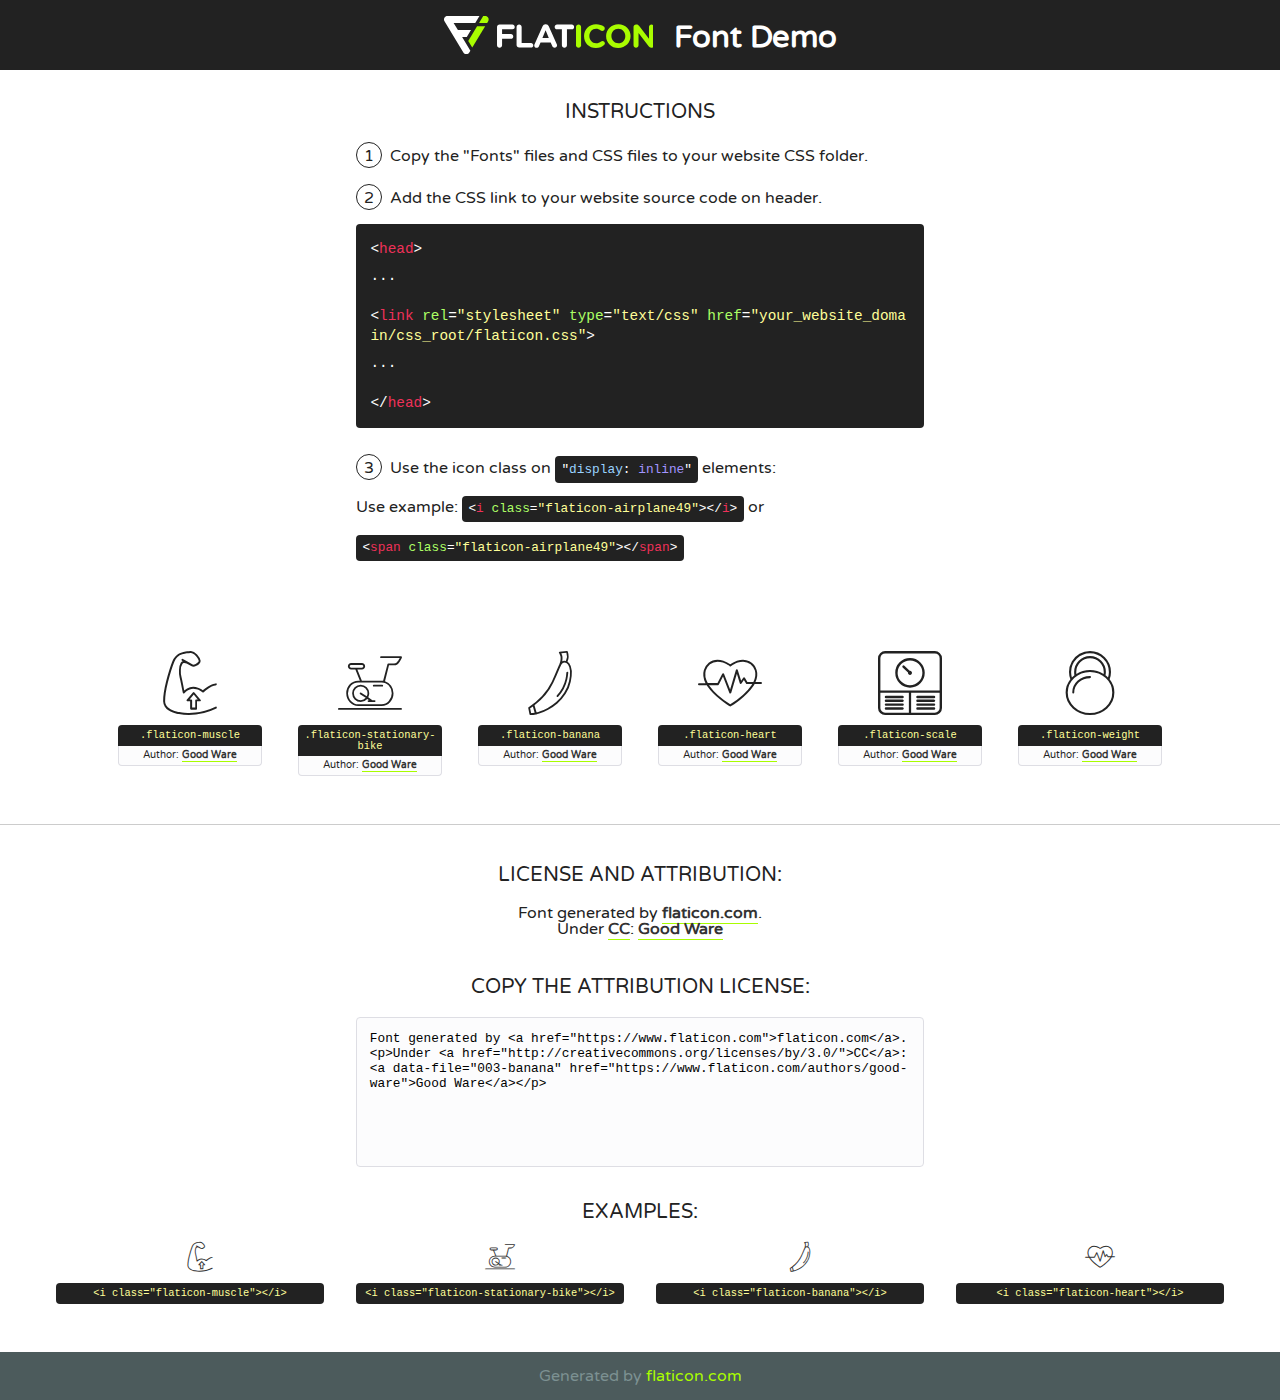
<file: fonts/flaticon/font/flaticon.html>
<!DOCTYPE html>
<!--
  Flaticon icon font: Flaticon
  Creation date: 03/06/2019 10:47
-->
<html>
<!DOCTYPE html>
<html>

<head>
    <title>Flaticon WebFont</title>
    <link href="http://fonts.googleapis.com/css?family=Varela+Round" rel="stylesheet" type="text/css" />
    <link rel="stylesheet" type="text/css" href="flaticon.css">
    <meta charset="UTF-8">
    <style>
    html, body, div, span, applet, object, iframe,
    h1, h2, h3, h4, h5, h6, p, blockquote, pre,
    a, abbr, acronym, address, big, cite, code,
    del, dfn, em, img, ins, kbd, q, s, samp,
    small, strike, strong, sub, sup, tt, var,
    b, u, i, center,
    dl, dt, dd, ol, ul, li,
    fieldset, form, label, legend,
    table, caption, tbody, tfoot, thead, tr, th, td,
    article, aside, canvas, details, embed, 
    figure, figcaption, footer, header, hgroup, 
    menu, nav, output, ruby, section, summary,
    time, mark, audio, video {
        margin: 0;
        padding: 0;
        border: 0;
        font-size: 100%;
        font: inherit;
        vertical-align: baseline;
    }
    /* HTML5 display-role reset for older browsers */
    article, aside, details, figcaption, figure, 
    footer, header, hgroup, menu, nav, section {
        display: block;
    }
    body {
        line-height: 1;
    }
    ol, ul {
        list-style: none;
    }
    blockquote, q {
        quotes: none;
    }
    blockquote:before, blockquote:after,
    q:before, q:after {
        content: '';
        content: none;
    }
    table {
        border-collapse: collapse;
        border-spacing: 0;
    }
    body {
        font-family: 'Varela Round', Helvetica, Arial, sans-serif;
        font-size: 16px;
        color: #222;
    }
    a {
        color: #333;
        border-bottom: 1px solid #a9fd00;
        font-weight: bold;
        text-decoration: none;
    }
    * {
        -moz-box-sizing: border-box;
        -webkit-box-sizing: border-box;
        box-sizing: border-box;
        margin: 0;
        padding: 0;
    }
    [class^="flaticon-"]:before, [class*=" flaticon-"]:before, [class^="flaticon-"]:after, [class*=" flaticon-"]:after {
        font-family: Flaticon;
        font-size: 30px;
        font-style: normal;
        margin-left: 20px;
        color: #333;
    }
    .wrapper {
        max-width: 600px;
        margin: auto;
        padding: 0 1em;
    }
    .title {
        font-size: 1.25em;
        text-align: center;
        margin-bottom: 1em;
        text-transform: uppercase;
    }
    header {
        text-align: center;
        background-color: #222;
        color: #fff;
        padding: 1em;
    }
    header .logo {
        width: 210px;
        height: 38px;
        display: inline-block;
        vertical-align: middle;
        margin-right: 1em;
        border: none;
    }
    header strong {
        font-size: 1.95em;
        font-weight: bold;
        vertical-align: middle;
        margin-top: 5px;
        display: inline-block;
    }
    .demo {
        margin: 2em auto;
        line-height: 1.25em;
    }
    .demo ul li {
        margin-bottom: 1em;
    }
    .demo ul li .num {
        color: #222;
        border-radius: 20px;
        display: inline-block;
        width: 26px;
        padding: 3px;
        height: 26px;
        text-align: center;
        margin-right: 0.5em;
        border: 1px solid #222;
    }
    .demo ul li code {
        background-color: #222;
        border-radius: 4px;
        padding: 0.25em 0.5em;
        display: inline-block;
        color: #fff;
        font-family: Consolas,Monaco,Lucida Console,Liberation Mono,DejaVu Sans Mono,Bitstream Vera Sans Mono,Courier New, monospace;
        font-weight: lighter;
        margin-top: 1em;
        font-size: 0.8em;
        word-break: break-all;
    }
    .demo ul li code.big {
        padding: 1em;
        font-size: 0.9em;
    }
    .demo ul li code .red {
        color: #EF3159;
    }
    .demo ul li code .green {
        color: #ACFF65;
    }
    .demo ul li code .yellow {
        color: #FFFF99;
    }
    .demo ul li code .blue {
        color: #99D3FF;
    }
    .demo ul li code .purple {
        color: #A295FF;
    }
    .demo ul li code .dots {
        margin-top: 0.5em;
        display: block;
    }
    #glyphs {
        border-bottom: 1px solid #ccc;
        padding: 2em 0;
        text-align: center;
    }
    .glyph {
        display: inline-block;
        width: 9em;
        margin: 1em;
        text-align: center;
        vertical-align: top;
        background: #FFF;
    }
    .glyph .glyph-icon {
        padding: 10px;
        display: block;
        font-family:"Flaticon";
        font-size: 64px;
        line-height: 1;
    }
    .glyph .glyph-icon:before {
        font-size: 64px;
        color: #222;
        margin-left: 0;
    }
    .class-name {
        font-size: 0.65em;
        background-color: #222;
        color: #fff;
        border-radius: 4px 4px 0 0;
        padding: 0.5em;
        color: #FFFF99;
        font-family: Consolas,Monaco,Lucida Console,Liberation Mono,DejaVu Sans Mono,Bitstream Vera Sans Mono,Courier New, monospace;
    }
    .author-name {
        font-size: 0.6em;
        background-color: #fcfcfd;
        border: 1px solid #DEDEE4;
        border-top: 0;
        border-radius: 0 0 4px 4px;
        padding: 0.5em;
    }
    .class-name:last-child {
        font-size: 10px;
        color:#888;
    }
    .class-name:last-child a {
        font-size: 10px;
        color:#555;
    }
    .class-name:last-child a:hover {
        color:#a9fd00;
    }
    .glyph > input {
        display: block;
        width: 100px;
        margin: 5px auto;
        text-align: center;
        font-size: 12px;
        cursor: text;
    }
    .glyph > input.icon-input {
        font-family:"Flaticon";
        font-size: 16px;
        margin-bottom: 10px;
    }
    .attribution .title {
        margin-top: 2em;
    }
    .attribution textarea {
        background-color: #fcfcfd;
        padding: 1em;
        border: none;
        box-shadow: none;
        border: 1px solid #DEDEE4;
        border-radius: 4px;
        resize: none;
        width: 100%;
        height: 150px;
        font-size: 0.8em;
        font-family: Consolas,Monaco,Lucida Console,Liberation Mono,DejaVu Sans Mono,Bitstream Vera Sans Mono,Courier New, monospace;
        -webkit-appearance: none;
    }
    .iconsuse {
        margin: 2em auto;
        text-align: center;
        max-width: 1200px;
    }
    .iconsuse:after {
        content: '';
        display: table;
        clear: both;
    }
    .iconsuse .image {
        float: left;
        width: 25%;
        padding: 0 1em;
    }
    .iconsuse .image p {
        margin-bottom: 1em;
    }
    .iconsuse .image span {
        display: block;
        font-size: 0.65em;
        background-color: #222;
        color: #fff;
        border-radius: 4px;
        padding: 0.5em;
        color: #FFFF99;
        margin-top: 1em;
        font-family: Consolas,Monaco,Lucida Console,Liberation Mono,DejaVu Sans Mono,Bitstream Vera Sans Mono,Courier New, monospace;
    }
    #footer {
        text-align: center;
        background-color: #4C5B5C;
        color: #7c9192;
        padding: 1em;
    }
    #footer a {
        border: none;
        color: #a9fd00;
        font-weight: normal;
    }
    @media (max-width: 960px) {
        .iconsuse .image {
            width: 50%;
        }
    }
    @media (max-width: 560px) {
        .iconsuse .image {
            width: 100%;
        }
    }
    </style>
</head>

<body class="characters-off">

    <header>
        <a href="https://www.flaticon.com" target="_blank" class="logo">
            <svg version="1.1" xmlns="http://www.w3.org/2000/svg" xmlns:xlink="http://www.w3.org/1999/xlink" xmlns:a="http://ns.adobe.com/AdobeSVGViewerExtensions/3.0/" viewBox="0 0 560.875 102.036" enable-background="new 0 0 560.875 102.036" xml:space="preserve">
                <defs>
                </defs>
                <g>
                    <g class="letters">
                        <path fill="#ffffff" d="M141.596,29.675c0-3.777,2.985-6.767,6.764-6.767h34.438c3.426,0,6.15,2.728,6.15,6.15
                        c0,3.43-2.724,6.149-6.15,6.149h-27.674v13.091h23.719c3.429,0,6.151,2.724,6.151,6.15c0,3.43-2.723,6.149-6.151,6.149h-23.719
                        v17.574c0,3.773-2.986,6.761-6.764,6.761c-3.779,0-6.764-2.989-6.764-6.761V29.675z"></path>
                        <path fill="#ffffff" d="M193.844,29.149c0-3.781,2.985-6.767,6.764-6.767c3.776,0,6.763,2.985,6.763,6.767v42.957h25.039
                        c3.426,0,6.149,2.726,6.149,6.153c0,3.425-2.723,6.15-6.149,6.15h-31.802c-3.779,0-6.764-2.986-6.764-6.768V29.149z"></path>
                        <path fill="#ffffff" d="M241.891,75.71l21.438-48.407c1.492-3.341,4.215-5.357,7.906-5.357h0.792
                        c3.686,0,6.323,2.017,7.815,5.357l21.439,48.407c0.436,0.967,0.701,1.845,0.701,2.723c0,3.602-2.809,6.501-6.414,6.501
                        c-3.161,0-5.269-1.845-6.499-4.655l-4.132-9.661h-27.059l-4.301,10.102c-1.144,2.631-3.426,4.214-6.237,4.214
                        c-3.517,0-6.24-2.81-6.24-6.325C241.1,77.64,241.451,76.677,241.891,75.71z M279.932,58.666l-8.521-20.297l-8.526,20.297H279.932
                        z"></path>
                        <path fill="#ffffff" d="M314.864,35.387H301.86c-3.429,0-6.239-2.813-6.239-6.238c0-3.429,2.811-6.24,6.239-6.24h39.533
                        c3.426,0,6.237,2.811,6.237,6.24c0,3.425-2.811,6.238-6.237,6.238h-13.001v42.785c0,3.773-2.99,6.761-6.764,6.761
                        c-3.779,0-6.764-2.989-6.764-6.761V35.387z"></path>
                        <path fill="#A9FD00" d="M352.615,29.149c0-3.781,2.985-6.767,6.767-6.767c3.774,0,6.761,2.985,6.761,6.767v49.024
                        c0,3.773-2.987,6.761-6.761,6.761c-3.781,0-6.767-2.989-6.767-6.761V29.149z"></path>
                        <path fill="#A9FD00" d="M374.132,53.836v-0.179c0-17.481,13.178-31.801,32.065-31.801c9.22,0,15.459,2.458,20.557,6.238
                        c1.402,1.054,2.637,2.985,2.637,5.357c0,3.692-2.985,6.59-6.681,6.59c-1.845,0-3.071-0.702-4.044-1.319
                        c-3.776-2.813-7.729-4.393-12.562-4.393c-10.364,0-17.831,8.611-17.831,19.154v0.173c0,10.542,7.291,19.329,17.831,19.329
                        c5.715,0,9.492-1.756,13.359-4.834c1.049-0.874,2.458-1.491,4.039-1.491c3.429,0,6.325,2.813,6.325,6.236
                        c0,2.106-1.056,3.78-2.282,4.834c-5.539,4.834-12.036,7.733-21.878,7.733C387.572,85.464,374.132,71.493,374.132,53.836z"></path>
                        <path fill="#A9FD00" d="M433.009,53.836v-0.179c0-17.481,13.79-31.801,32.766-31.801c18.981,0,32.592,14.143,32.592,31.628v0.173
                        c0,17.483-13.785,31.807-32.769,31.807C446.625,85.464,433.009,71.32,433.009,53.836z M484.224,53.836v-0.179
                        c0-10.539-7.725-19.326-18.626-19.326c-10.893,0-18.449,8.611-18.449,19.154v0.173c0,10.542,7.73,19.329,18.626,19.329
                        C476.676,72.986,484.224,64.378,484.224,53.836z"></path>
                        <path fill="#A9FD00" d="M506.233,29.321c0-3.774,2.99-6.763,6.767-6.763h1.401c3.252,0,5.183,1.583,7.029,3.953l26.093,34.265
                        V29.059c0-3.692,2.99-6.677,6.681-6.677c3.683,0,6.671,2.985,6.671,6.677v48.934c0,3.78-2.987,6.765-6.764,6.765h-0.436
                        c-3.257,0-5.188-1.581-7.034-3.953l-27.056-35.492v32.944c0,3.687-2.985,6.676-6.678,6.676c-3.683,0-6.673-2.989-6.673-6.676
                        V29.321z"></path>
                    </g>
                    <g class="insignia">
                        <path fill="#ffffff" d="M48.372,56.137h12.517l11.156-18.537H37.186L25.688,18.539h57.825L94.668,0H9.271
                        C5.925,0,2.842,1.801,1.198,4.716c-1.644,2.907-1.593,6.482,0.134,9.343l50.38,83.501c1.678,2.781,4.689,4.476,7.938,4.476
                        c3.246,0,6.257-1.695,7.935-4.476l2.898-4.804L48.372,56.137z"></path>
                        <g class="i">
                            <path fill="#A9FD00" d="M93.575,18.539h0.031v0.004l21.652,0.004l2.705-4.488c1.727-2.861,1.778-6.436,0.133-9.343
                            C116.454,1.801,113.371,0,110.026,0h-5.294L93.575,18.539z"></path>
                            <polygon fill="#A9FD00" points="88.291,27.356 64.725,66.486 75.519,84.404 109.942,27.356"></polygon>
                        </g>
                    </g>
                </g>
            </svg>
        </a>
        <strong>Font Demo</strong>
    </header>


    <section class="demo wrapper">

        <p class="title">Instructions</p>

        <ul>
            <li>
                <span class="num">1</span>Copy the "Fonts" files and CSS files to your website CSS folder.
            </li>
            <li>
                <span class="num">2</span>Add the CSS link to your website source code on header.
                <code class="big">
                    &lt;<span class="red">head</span>&gt;
                    <br/><span class="dots">...</span>
                    <br/>&lt;<span class="red">link</span> <span class="green">rel</span>=<span class="yellow">"stylesheet"</span> <span class="green">type</span>=<span class="yellow">"text/css"</span> <span class="green">href</span>=<span class="yellow">"your_website_domain/css_root/flaticon.css"</span>&gt;
                    <br/><span class="dots">...</span>
                    <br/>&lt;/<span class="red">head</span>&gt;
                </code>
            </li>

            <li>
                <p>
                    <span class="num">3</span>Use the icon class on <code>"<span class="blue">display</span>:<span class="purple"> inline</span>"</code> elements:
                    <br />
                    Use example: <code>&lt;<span class="red">i</span> <span class="green">class</span>=<span class="yellow">&quot;flaticon-airplane49&quot;</span>&gt;&lt;/<span class="red">i</span>&gt;</code> or <code>&lt;<span class="red">span</span> <span class="green">class</span>=<span class="yellow">&quot;flaticon-airplane49&quot;</span>&gt;&lt;/<span class="red">span</span>&gt;</code>
            </li>
        </ul>

    </section>




   <section id="glyphs">          
    
      
        <div class="glyph"><div class="glyph-icon flaticon-muscle"></div>
            <div class="class-name">.flaticon-muscle</div>
            <div class="author-name">Author: <a data-file="001-muscle" href="https://www.flaticon.com/authors/good-ware">Good Ware</a> </div> 
        </div>        
        
        <div class="glyph"><div class="glyph-icon flaticon-stationary-bike"></div>
            <div class="class-name">.flaticon-stationary-bike</div>
            <div class="author-name">Author: <a data-file="002-stationary-bike" href="https://www.flaticon.com/authors/good-ware">Good Ware</a> </div> 
        </div>        
        
        <div class="glyph"><div class="glyph-icon flaticon-banana"></div>
            <div class="class-name">.flaticon-banana</div>
            <div class="author-name">Author: <a data-file="003-banana" href="https://www.flaticon.com/authors/good-ware">Good Ware</a> </div> 
        </div>        
        
        <div class="glyph"><div class="glyph-icon flaticon-heart"></div>
            <div class="class-name">.flaticon-heart</div>
            <div class="author-name">Author: <a data-file="004-heart" href="https://www.flaticon.com/authors/good-ware">Good Ware</a> </div> 
        </div>        
        
        <div class="glyph"><div class="glyph-icon flaticon-scale"></div>
            <div class="class-name">.flaticon-scale</div>
            <div class="author-name">Author: <a data-file="005-scale" href="https://www.flaticon.com/authors/good-ware">Good Ware</a> </div> 
        </div>        
        
        <div class="glyph"><div class="glyph-icon flaticon-weight"></div>
            <div class="class-name">.flaticon-weight</div>
            <div class="author-name">Author: <a data-file="006-weight" href="https://www.flaticon.com/authors/good-ware">Good Ware</a> </div> 
        </div>        
        

    </section>



    <section class="attribution wrapper"   style="text-align:center;">

      <div class="title">License and attribution:</div><div class="attrDiv">Font generated by <a href="https://www.flaticon.com">flaticon.com</a>. <div><p>Under <a href="http://creativecommons.org/licenses/by/3.0/">CC</a>: <a data-file="003-banana" href="https://www.flaticon.com/authors/good-ware">Good Ware</a></p>  </div>
      </div>
      <div class="title">Copy the Attribution License:</div>

    <textarea onclick="this.focus();this.select();">Font generated by &lt;a href=&quot;https://www.flaticon.com&quot;&gt;flaticon.com&lt;/a&gt;. <p>Under <a href="http://creativecommons.org/licenses/by/3.0/">CC</a>: <a data-file="003-banana" href="https://www.flaticon.com/authors/good-ware">Good Ware</a></p>  
     </textarea>

    </section>

    <section class="iconsuse">

          <div class="title">Examples:</div>            
             
            <div class="image">
                <p>
                    <i class="glyph-icon flaticon-muscle"></i> 
                    <span>&lt;i class=&quot;flaticon-muscle&quot;&gt;&lt;/i&gt;</span>
                </p>
            </div>
            
            <div class="image">
                <p>
                    <i class="glyph-icon flaticon-stationary-bike"></i> 
                    <span>&lt;i class=&quot;flaticon-stationary-bike&quot;&gt;&lt;/i&gt;</span>
                </p>
            </div>
            
            <div class="image">
                <p>
                    <i class="glyph-icon flaticon-banana"></i> 
                    <span>&lt;i class=&quot;flaticon-banana&quot;&gt;&lt;/i&gt;</span>
                </p>
            </div>
            
            <div class="image">
                <p>
                    <i class="glyph-icon flaticon-heart"></i> 
                    <span>&lt;i class=&quot;flaticon-heart&quot;&gt;&lt;/i&gt;</span>
                </p>
            </div>
                       
        </div>
                            
    </section>

<div id="footer">
    <div>Generated by <a href="https://www.flaticon.com">flaticon.com</a>
    </div>
</div>



</body>
</html>
</file>
<file: fonts/icomoon/style.css>
@font-face {
  font-family: 'icomoon';
  src:  url('fonts/icomoon.eot?10si43');
  src:  url('fonts/icomoon.eot?10si43#iefix') format('embedded-opentype'),
    url('fonts/icomoon.ttf?10si43') format('truetype'),
    url('fonts/icomoon.woff?10si43') format('woff'),
    url('fonts/icomoon.svg?10si43#icomoon') format('svg');
  font-weight: normal;
  font-style: normal;
}

[class^="icon-"], [class*=" icon-"] {
  /* use !important to prevent issues with browser extensions that change fonts */
  font-family: 'icomoon' !important;
  speak: none;
  font-style: normal;
  font-weight: normal;
  font-variant: normal;
  text-transform: none;
  line-height: 1;

  /* Better Font Rendering =========== */
  -webkit-font-smoothing: antialiased;
  -moz-osx-font-smoothing: grayscale;
}

.icon-asterisk:before {
  content: "\f069";
}
.icon-plus:before {
  content: "\f067";
}
.icon-question:before {
  content: "\f128";
}
.icon-minus:before {
  content: "\f068";
}
.icon-glass:before {
  content: "\f000";
}
.icon-music:before {
  content: "\f001";
}
.icon-search:before {
  content: "\f002";
}
.icon-envelope-o:before {
  content: "\f003";
}
.icon-heart:before {
  content: "\f004";
}
.icon-star:before {
  content: "\f005";
}
.icon-star-o:before {
  content: "\f006";
}
.icon-user:before {
  content: "\f007";
}
.icon-film:before {
  content: "\f008";
}
.icon-th-large:before {
  content: "\f009";
}
.icon-th:before {
  content: "\f00a";
}
.icon-th-list:before {
  content: "\f00b";
}
.icon-check:before {
  content: "\f00c";
}
.icon-close:before {
  content: "\f00d";
}
.icon-remove:before {
  content: "\f00d";
}
.icon-times:before {
  content: "\f00d";
}
.icon-search-plus:before {
  content: "\f00e";
}
.icon-search-minus:before {
  content: "\f010";
}
.icon-power-off:before {
  content: "\f011";
}
.icon-signal:before {
  content: "\f012";
}
.icon-cog:before {
  content: "\f013";
}
.icon-gear:before {
  content: "\f013";
}
.icon-trash-o:before {
  content: "\f014";
}
.icon-home:before {
  content: "\f015";
}
.icon-file-o:before {
  content: "\f016";
}
.icon-clock-o:before {
  content: "\f017";
}
.icon-road:before {
  content: "\f018";
}
.icon-download:before {
  content: "\f019";
}
.icon-arrow-circle-o-down:before {
  content: "\f01a";
}
.icon-arrow-circle-o-up:before {
  content: "\f01b";
}
.icon-inbox:before {
  content: "\f01c";
}
.icon-play-circle-o:before {
  content: "\f01d";
}
.icon-repeat:before {
  content: "\f01e";
}
.icon-rotate-right:before {
  content: "\f01e";
}
.icon-refresh:before {
  content: "\f021";
}
.icon-list-alt:before {
  content: "\f022";
}
.icon-lock:before {
  content: "\f023";
}
.icon-flag:before {
  content: "\f024";
}
.icon-headphones:before {
  content: "\f025";
}
.icon-volume-off:before {
  content: "\f026";
}
.icon-volume-down:before {
  content: "\f027";
}
.icon-volume-up:before {
  content: "\f028";
}
.icon-qrcode:before {
  content: "\f029";
}
.icon-barcode:before {
  content: "\f02a";
}
.icon-tag:before {
  content: "\f02b";
}
.icon-tags:before {
  content: "\f02c";
}
.icon-book:before {
  content: "\f02d";
}
.icon-bookmark:before {
  content: "\f02e";
}
.icon-print:before {
  content: "\f02f";
}
.icon-camera:before {
  content: "\f030";
}
.icon-font:before {
  content: "\f031";
}
.icon-bold:before {
  content: "\f032";
}
.icon-italic:before {
  content: "\f033";
}
.icon-text-height:before {
  content: "\f034";
}
.icon-text-width:before {
  content: "\f035";
}
.icon-align-left:before {
  content: "\f036";
}
.icon-align-center:before {
  content: "\f037";
}
.icon-align-right:before {
  content: "\f038";
}
.icon-align-justify:before {
  content: "\f039";
}
.icon-list:before {
  content: "\f03a";
}
.icon-dedent:before {
  content: "\f03b";
}
.icon-outdent:before {
  content: "\f03b";
}
.icon-indent:before {
  content: "\f03c";
}
.icon-video-camera:before {
  content: "\f03d";
}
.icon-image:before {
  content: "\f03e";
}
.icon-photo:before {
  content: "\f03e";
}
.icon-picture-o:before {
  content: "\f03e";
}
.icon-pencil:before {
  content: "\f040";
}
.icon-map-marker:before {
  content: "\f041";
}
.icon-adjust:before {
  content: "\f042";
}
.icon-tint:before {
  content: "\f043";
}
.icon-edit:before {
  content: "\f044";
}
.icon-pencil-square-o:before {
  content: "\f044";
}
.icon-share-square-o:before {
  content: "\f045";
}
.icon-check-square-o:before {
  content: "\f046";
}
.icon-arrows:before {
  content: "\f047";
}
.icon-step-backward:before {
  content: "\f048";
}
.icon-fast-backward:before {
  content: "\f049";
}
.icon-backward:before {
  content: "\f04a";
}
.icon-play:before {
  content: "\f04b";
}
.icon-pause:before {
  content: "\f04c";
}
.icon-stop:before {
  content: "\f04d";
}
.icon-forward:before {
  content: "\f04e";
}
.icon-fast-forward:before {
  content: "\f050";
}
.icon-step-forward:before {
  content: "\f051";
}
.icon-eject:before {
  content: "\f052";
}
.icon-chevron-left:before {
  content: "\f053";
}
.icon-chevron-right:before {
  content: "\f054";
}
.icon-plus-circle:before {
  content: "\f055";
}
.icon-minus-circle:before {
  content: "\f056";
}
.icon-times-circle:before {
  content: "\f057";
}
.icon-check-circle:before {
  content: "\f058";
}
.icon-question-circle:before {
  content: "\f059";
}
.icon-info-circle:before {
  content: "\f05a";
}
.icon-crosshairs:before {
  content: "\f05b";
}
.icon-times-circle-o:before {
  content: "\f05c";
}
.icon-check-circle-o:before {
  content: "\f05d";
}
.icon-ban:before {
  content: "\f05e";
}
.icon-arrow-left:before {
  content: "\f060";
}
.icon-arrow-right:before {
  content: "\f061";
}
.icon-arrow-up:before {
  content: "\f062";
}
.icon-arrow-down:before {
  content: "\f063";
}
.icon-mail-forward:before {
  content: "\f064";
}
.icon-share:before {
  content: "\f064";
}
.icon-expand:before {
  content: "\f065";
}
.icon-compress:before {
  content: "\f066";
}
.icon-exclamation-circle:before {
  content: "\f06a";
}
.icon-gift:before {
  content: "\f06b";
}
.icon-leaf:before {
  content: "\f06c";
}
.icon-fire:before {
  content: "\f06d";
}
.icon-eye:before {
  content: "\f06e";
}
.icon-eye-slash:before {
  content: "\f070";
}
.icon-exclamation-triangle:before {
  content: "\f071";
}
.icon-warning:before {
  content: "\f071";
}
.icon-plane:before {
  content: "\f072";
}
.icon-calendar:before {
  content: "\f073";
}
.icon-random:before {
  content: "\f074";
}
.icon-comment:before {
  content: "\f075";
}
.icon-magnet:before {
  content: "\f076";
}
.icon-chevron-up:before {
  content: "\f077";
}
.icon-chevron-down:before {
  content: "\f078";
}
.icon-retweet:before {
  content: "\f079";
}
.icon-shopping-cart:before {
  content: "\f07a";
}
.icon-folder:before {
  content: "\f07b";
}
.icon-folder-open:before {
  content: "\f07c";
}
.icon-arrows-v:before {
  content: "\f07d";
}
.icon-arrows-h:before {
  content: "\f07e";
}
.icon-bar-chart:before {
  content: "\f080";
}
.icon-bar-chart-o:before {
  content: "\f080";
}
.icon-twitter-square:before {
  content: "\f081";
}
.icon-facebook-square:before {
  content: "\f082";
}
.icon-camera-retro:before {
  content: "\f083";
}
.icon-key:before {
  content: "\f084";
}
.icon-cogs:before {
  content: "\f085";
}
.icon-gears:before {
  content: "\f085";
}
.icon-comments:before {
  content: "\f086";
}
.icon-thumbs-o-up:before {
  content: "\f087";
}
.icon-thumbs-o-down:before {
  content: "\f088";
}
.icon-star-half:before {
  content: "\f089";
}
.icon-heart-o:before {
  content: "\f08a";
}
.icon-sign-out:before {
  content: "\f08b";
}
.icon-linkedin-square:before {
  content: "\f08c";
}
.icon-thumb-tack:before {
  content: "\f08d";
}
.icon-external-link:before {
  content: "\f08e";
}
.icon-sign-in:before {
  content: "\f090";
}
.icon-trophy:before {
  content: "\f091";
}
.icon-github-square:before {
  content: "\f092";
}
.icon-upload:before {
  content: "\f093";
}
.icon-lemon-o:before {
  content: "\f094";
}
.icon-phone:before {
  content: "\f095";
}
.icon-square-o:before {
  content: "\f096";
}
.icon-bookmark-o:before {
  content: "\f097";
}
.icon-phone-square:before {
  content: "\f098";
}
.icon-twitter:before {
  content: "\f099";
}
.icon-facebook:before {
  content: "\f09a";
}
.icon-facebook-f:before {
  content: "\f09a";
}
.icon-github:before {
  content: "\f09b";
}
.icon-unlock:before {
  content: "\f09c";
}
.icon-credit-card:before {
  content: "\f09d";
}
.icon-feed:before {
  content: "\f09e";
}
.icon-rss:before {
  content: "\f09e";
}
.icon-hdd-o:before {
  content: "\f0a0";
}
.icon-bullhorn:before {
  content: "\f0a1";
}
.icon-bell-o:before {
  content: "\f0a2";
}
.icon-certificate:before {
  content: "\f0a3";
}
.icon-hand-o-right:before {
  content: "\f0a4";
}
.icon-hand-o-left:before {
  content: "\f0a5";
}
.icon-hand-o-up:before {
  content: "\f0a6";
}
.icon-hand-o-down:before {
  content: "\f0a7";
}
.icon-arrow-circle-left:before {
  content: "\f0a8";
}
.icon-arrow-circle-right:before {
  content: "\f0a9";
}
.icon-arrow-circle-up:before {
  content: "\f0aa";
}
.icon-arrow-circle-down:before {
  content: "\f0ab";
}
.icon-globe:before {
  content: "\f0ac";
}
.icon-wrench:before {
  content: "\f0ad";
}
.icon-tasks:before {
  content: "\f0ae";
}
.icon-filter:before {
  content: "\f0b0";
}
.icon-briefcase:before {
  content: "\f0b1";
}
.icon-arrows-alt:before {
  content: "\f0b2";
}
.icon-group:before {
  content: "\f0c0";
}
.icon-users:before {
  content: "\f0c0";
}
.icon-chain:before {
  content: "\f0c1";
}
.icon-link:before {
  content: "\f0c1";
}
.icon-cloud:before {
  content: "\f0c2";
}
.icon-flask:before {
  content: "\f0c3";
}
.icon-cut:before {
  content: "\f0c4";
}
.icon-scissors:before {
  content: "\f0c4";
}
.icon-copy:before {
  content: "\f0c5";
}
.icon-files-o:before {
  content: "\f0c5";
}
.icon-paperclip:before {
  content: "\f0c6";
}
.icon-floppy-o:before {
  content: "\f0c7";
}
.icon-save:before {
  content: "\f0c7";
}
.icon-square:before {
  content: "\f0c8";
}
.icon-bars:before {
  content: "\f0c9";
}
.icon-navicon:before {
  content: "\f0c9";
}
.icon-reorder:before {
  content: "\f0c9";
}
.icon-list-ul:before {
  content: "\f0ca";
}
.icon-list-ol:before {
  content: "\f0cb";
}
.icon-strikethrough:before {
  content: "\f0cc";
}
.icon-underline:before {
  content: "\f0cd";
}
.icon-table:before {
  content: "\f0ce";
}
.icon-magic:before {
  content: "\f0d0";
}
.icon-truck:before {
  content: "\f0d1";
}
.icon-pinterest:before {
  content: "\f0d2";
}
.icon-pinterest-square:before {
  content: "\f0d3";
}
.icon-google-plus-square:before {
  content: "\f0d4";
}
.icon-google-plus:before {
  content: "\f0d5";
}
.icon-money:before {
  content: "\f0d6";
}
.icon-caret-down:before {
  content: "\f0d7";
}
.icon-caret-up:before {
  content: "\f0d8";
}
.icon-caret-left:before {
  content: "\f0d9";
}
.icon-caret-right:before {
  content: "\f0da";
}
.icon-columns:before {
  content: "\f0db";
}
.icon-sort:before {
  content: "\f0dc";
}
.icon-unsorted:before {
  content: "\f0dc";
}
.icon-sort-desc:before {
  content: "\f0dd";
}
.icon-sort-down:before {
  content: "\f0dd";
}
.icon-sort-asc:before {
  content: "\f0de";
}
.icon-sort-up:before {
  content: "\f0de";
}
.icon-envelope:before {
  content: "\f0e0";
}
.icon-linkedin:before {
  content: "\f0e1";
}
.icon-rotate-left:before {
  content: "\f0e2";
}
.icon-undo:before {
  content: "\f0e2";
}
.icon-gavel:before {
  content: "\f0e3";
}
.icon-legal:before {
  content: "\f0e3";
}
.icon-dashboard:before {
  content: "\f0e4";
}
.icon-tachometer:before {
  content: "\f0e4";
}
.icon-comment-o:before {
  content: "\f0e5";
}
.icon-comments-o:before {
  content: "\f0e6";
}
.icon-bolt:before {
  content: "\f0e7";
}
.icon-flash:before {
  content: "\f0e7";
}
.icon-sitemap:before {
  content: "\f0e8";
}
.icon-umbrella:before {
  content: "\f0e9";
}
.icon-clipboard:before {
  content: "\f0ea";
}
.icon-paste:before {
  content: "\f0ea";
}
.icon-lightbulb-o:before {
  content: "\f0eb";
}
.icon-exchange:before {
  content: "\f0ec";
}
.icon-cloud-download:before {
  content: "\f0ed";
}
.icon-cloud-upload:before {
  content: "\f0ee";
}
.icon-user-md:before {
  content: "\f0f0";
}
.icon-stethoscope:before {
  content: "\f0f1";
}
.icon-suitcase:before {
  content: "\f0f2";
}
.icon-bell:before {
  content: "\f0f3";
}
.icon-coffee:before {
  content: "\f0f4";
}
.icon-cutlery:before {
  content: "\f0f5";
}
.icon-file-text-o:before {
  content: "\f0f6";
}
.icon-building-o:before {
  content: "\f0f7";
}
.icon-hospital-o:before {
  content: "\f0f8";
}
.icon-ambulance:before {
  content: "\f0f9";
}
.icon-medkit:before {
  content: "\f0fa";
}
.icon-fighter-jet:before {
  content: "\f0fb";
}
.icon-beer:before {
  content: "\f0fc";
}
.icon-h-square:before {
  content: "\f0fd";
}
.icon-plus-square:before {
  content: "\f0fe";
}
.icon-angle-double-left:before {
  content: "\f100";
}
.icon-angle-double-right:before {
  content: "\f101";
}
.icon-angle-double-up:before {
  content: "\f102";
}
.icon-angle-double-down:before {
  content: "\f103";
}
.icon-angle-left:before {
  content: "\f104";
}
.icon-angle-right:before {
  content: "\f105";
}
.icon-angle-up:before {
  content: "\f106";
}
.icon-angle-down:before {
  content: "\f107";
}
.icon-desktop:before {
  content: "\f108";
}
.icon-laptop:before {
  content: "\f109";
}
.icon-tablet:before {
  content: "\f10a";
}
.icon-mobile:before {
  content: "\f10b";
}
.icon-mobile-phone:before {
  content: "\f10b";
}
.icon-circle-o:before {
  content: "\f10c";
}
.icon-quote-left:before {
  content: "\f10d";
}
.icon-quote-right:before {
  content: "\f10e";
}
.icon-spinner:before {
  content: "\f110";
}
.icon-circle:before {
  content: "\f111";
}
.icon-mail-reply:before {
  content: "\f112";
}
.icon-reply:before {
  content: "\f112";
}
.icon-github-alt:before {
  content: "\f113";
}
.icon-folder-o:before {
  content: "\f114";
}
.icon-folder-open-o:before {
  content: "\f115";
}
.icon-smile-o:before {
  content: "\f118";
}
.icon-frown-o:before {
  content: "\f119";
}
.icon-meh-o:before {
  content: "\f11a";
}
.icon-gamepad:before {
  content: "\f11b";
}
.icon-keyboard-o:before {
  content: "\f11c";
}
.icon-flag-o:before {
  content: "\f11d";
}
.icon-flag-checkered:before {
  content: "\f11e";
}
.icon-terminal:before {
  content: "\f120";
}
.icon-code:before {
  content: "\f121";
}
.icon-mail-reply-all:before {
  content: "\f122";
}
.icon-reply-all:before {
  content: "\f122";
}
.icon-star-half-empty:before {
  content: "\f123";
}
.icon-star-half-full:before {
  content: "\f123";
}
.icon-star-half-o:before {
  content: "\f123";
}
.icon-location-arrow:before {
  content: "\f124";
}
.icon-crop:before {
  content: "\f125";
}
.icon-code-fork:before {
  content: "\f126";
}
.icon-chain-broken:before {
  content: "\f127";
}
.icon-unlink:before {
  content: "\f127";
}
.icon-info:before {
  content: "\f129";
}
.icon-exclamation:before {
  content: "\f12a";
}
.icon-superscript:before {
  content: "\f12b";
}
.icon-subscript:before {
  content: "\f12c";
}
.icon-eraser:before {
  content: "\f12d";
}
.icon-puzzle-piece:before {
  content: "\f12e";
}
.icon-microphone:before {
  content: "\f130";
}
.icon-microphone-slash:before {
  content: "\f131";
}
.icon-shield:before {
  content: "\f132";
}
.icon-calendar-o:before {
  content: "\f133";
}
.icon-fire-extinguisher:before {
  content: "\f134";
}
.icon-rocket:before {
  content: "\f135";
}
.icon-maxcdn:before {
  content: "\f136";
}
.icon-chevron-circle-left:before {
  content: "\f137";
}
.icon-chevron-circle-right:before {
  content: "\f138";
}
.icon-chevron-circle-up:before {
  content: "\f139";
}
.icon-chevron-circle-down:before {
  content: "\f13a";
}
.icon-html5:before {
  content: "\f13b";
}
.icon-css3:before {
  content: "\f13c";
}
.icon-anchor:before {
  content: "\f13d";
}
.icon-unlock-alt:before {
  content: "\f13e";
}
.icon-bullseye:before {
  content: "\f140";
}
.icon-ellipsis-h:before {
  content: "\f141";
}
.icon-ellipsis-v:before {
  content: "\f142";
}
.icon-rss-square:before {
  content: "\f143";
}
.icon-play-circle:before {
  content: "\f144";
}
.icon-ticket:before {
  content: "\f145";
}
.icon-minus-square:before {
  content: "\f146";
}
.icon-minus-square-o:before {
  content: "\f147";
}
.icon-level-up:before {
  content: "\f148";
}
.icon-level-down:before {
  content: "\f149";
}
.icon-check-square:before {
  content: "\f14a";
}
.icon-pencil-square:before {
  content: "\f14b";
}
.icon-external-link-square:before {
  content: "\f14c";
}
.icon-share-square:before {
  content: "\f14d";
}
.icon-compass:before {
  content: "\f14e";
}
.icon-caret-square-o-down:before {
  content: "\f150";
}
.icon-toggle-down:before {
  content: "\f150";
}
.icon-caret-square-o-up:before {
  content: "\f151";
}
.icon-toggle-up:before {
  content: "\f151";
}
.icon-caret-square-o-right:before {
  content: "\f152";
}
.icon-toggle-right:before {
  content: "\f152";
}
.icon-eur:before {
  content: "\f153";
}
.icon-euro:before {
  content: "\f153";
}
.icon-gbp:before {
  content: "\f154";
}
.icon-dollar:before {
  content: "\f155";
}
.icon-usd:before {
  content: "\f155";
}
.icon-inr:before {
  content: "\f156";
}
.icon-rupee:before {
  content: "\f156";
}
.icon-cny:before {
  content: "\f157";
}
.icon-jpy:before {
  content: "\f157";
}
.icon-rmb:before {
  content: "\f157";
}
.icon-yen:before {
  content: "\f157";
}
.icon-rouble:before {
  content: "\f158";
}
.icon-rub:before {
  content: "\f158";
}
.icon-ruble:before {
  content: "\f158";
}
.icon-krw:before {
  content: "\f159";
}
.icon-won:before {
  content: "\f159";
}
.icon-bitcoin:before {
  content: "\f15a";
}
.icon-btc:before {
  content: "\f15a";
}
.icon-file:before {
  content: "\f15b";
}
.icon-file-text:before {
  content: "\f15c";
}
.icon-sort-alpha-asc:before {
  content: "\f15d";
}
.icon-sort-alpha-desc:before {
  content: "\f15e";
}
.icon-sort-amount-asc:before {
  content: "\f160";
}
.icon-sort-amount-desc:before {
  content: "\f161";
}
.icon-sort-numeric-asc:before {
  content: "\f162";
}
.icon-sort-numeric-desc:before {
  content: "\f163";
}
.icon-thumbs-up:before {
  content: "\f164";
}
.icon-thumbs-down:before {
  content: "\f165";
}
.icon-youtube-square:before {
  content: "\f166";
}
.icon-youtube:before {
  content: "\f167";
}
.icon-xing:before {
  content: "\f168";
}
.icon-xing-square:before {
  content: "\f169";
}
.icon-youtube-play:before {
  content: "\f16a";
}
.icon-dropbox:before {
  content: "\f16b";
}
.icon-stack-overflow:before {
  content: "\f16c";
}
.icon-instagram:before {
  content: "\f16d";
}
.icon-flickr:before {
  content: "\f16e";
}
.icon-adn:before {
  content: "\f170";
}
.icon-bitbucket:before {
  content: "\f171";
}
.icon-bitbucket-square:before {
  content: "\f172";
}
.icon-tumblr:before {
  content: "\f173";
}
.icon-tumblr-square:before {
  content: "\f174";
}
.icon-long-arrow-down:before {
  content: "\f175";
}
.icon-long-arrow-up:before {
  content: "\f176";
}
.icon-long-arrow-left:before {
  content: "\f177";
}
.icon-long-arrow-right:before {
  content: "\f178";
}
.icon-apple:before {
  content: "\f179";
}
.icon-windows:before {
  content: "\f17a";
}
.icon-android:before {
  content: "\f17b";
}
.icon-linux:before {
  content: "\f17c";
}
.icon-dribbble:before {
  content: "\f17d";
}
.icon-skype:before {
  content: "\f17e";
}
.icon-foursquare:before {
  content: "\f180";
}
.icon-trello:before {
  content: "\f181";
}
.icon-female:before {
  content: "\f182";
}
.icon-male:before {
  content: "\f183";
}
.icon-gittip:before {
  content: "\f184";
}
.icon-gratipay:before {
  content: "\f184";
}
.icon-sun-o:before {
  content: "\f185";
}
.icon-moon-o:before {
  content: "\f186";
}
.icon-archive:before {
  content: "\f187";
}
.icon-bug:before {
  content: "\f188";
}
.icon-vk:before {
  content: "\f189";
}
.icon-weibo:before {
  content: "\f18a";
}
.icon-renren:before {
  content: "\f18b";
}
.icon-pagelines:before {
  content: "\f18c";
}
.icon-stack-exchange:before {
  content: "\f18d";
}
.icon-arrow-circle-o-right:before {
  content: "\f18e";
}
.icon-arrow-circle-o-left:before {
  content: "\f190";
}
.icon-caret-square-o-left:before {
  content: "\f191";
}
.icon-toggle-left:before {
  content: "\f191";
}
.icon-dot-circle-o:before {
  content: "\f192";
}
.icon-wheelchair:before {
  content: "\f193";
}
.icon-vimeo-square:before {
  content: "\f194";
}
.icon-try:before {
  content: "\f195";
}
.icon-turkish-lira:before {
  content: "\f195";
}
.icon-plus-square-o:before {
  content: "\f196";
}
.icon-space-shuttle:before {
  content: "\f197";
}
.icon-slack:before {
  content: "\f198";
}
.icon-envelope-square:before {
  content: "\f199";
}
.icon-wordpress:before {
  content: "\f19a";
}
.icon-openid:before {
  content: "\f19b";
}
.icon-bank:before {
  content: "\f19c";
}
.icon-institution:before {
  content: "\f19c";
}
.icon-university:before {
  content: "\f19c";
}
.icon-graduation-cap:before {
  content: "\f19d";
}
.icon-mortar-board:before {
  content: "\f19d";
}
.icon-yahoo:before {
  content: "\f19e";
}
.icon-google:before {
  content: "\f1a0";
}
.icon-reddit:before {
  content: "\f1a1";
}
.icon-reddit-square:before {
  content: "\f1a2";
}
.icon-stumbleupon-circle:before {
  content: "\f1a3";
}
.icon-stumbleupon:before {
  content: "\f1a4";
}
.icon-delicious:before {
  content: "\f1a5";
}
.icon-digg:before {
  content: "\f1a6";
}
.icon-pied-piper-pp:before {
  content: "\f1a7";
}
.icon-pied-piper-alt:before {
  content: "\f1a8";
}
.icon-drupal:before {
  content: "\f1a9";
}
.icon-joomla:before {
  content: "\f1aa";
}
.icon-language:before {
  content: "\f1ab";
}
.icon-fax:before {
  content: "\f1ac";
}
.icon-building:before {
  content: "\f1ad";
}
.icon-child:before {
  content: "\f1ae";
}
.icon-paw:before {
  content: "\f1b0";
}
.icon-spoon:before {
  content: "\f1b1";
}
.icon-cube:before {
  content: "\f1b2";
}
.icon-cubes:before {
  content: "\f1b3";
}
.icon-behance:before {
  content: "\f1b4";
}
.icon-behance-square:before {
  content: "\f1b5";
}
.icon-steam:before {
  content: "\f1b6";
}
.icon-steam-square:before {
  content: "\f1b7";
}
.icon-recycle:before {
  content: "\f1b8";
}
.icon-automobile:before {
  content: "\f1b9";
}
.icon-car:before {
  content: "\f1b9";
}
.icon-cab:before {
  content: "\f1ba";
}
.icon-taxi:before {
  content: "\f1ba";
}
.icon-tree:before {
  content: "\f1bb";
}
.icon-spotify:before {
  content: "\f1bc";
}
.icon-deviantart:before {
  content: "\f1bd";
}
.icon-soundcloud:before {
  content: "\f1be";
}
.icon-database:before {
  content: "\f1c0";
}
.icon-file-pdf-o:before {
  content: "\f1c1";
}
.icon-file-word-o:before {
  content: "\f1c2";
}
.icon-file-excel-o:before {
  content: "\f1c3";
}
.icon-file-powerpoint-o:before {
  content: "\f1c4";
}
.icon-file-image-o:before {
  content: "\f1c5";
}
.icon-file-photo-o:before {
  content: "\f1c5";
}
.icon-file-picture-o:before {
  content: "\f1c5";
}
.icon-file-archive-o:before {
  content: "\f1c6";
}
.icon-file-zip-o:before {
  content: "\f1c6";
}
.icon-file-audio-o:before {
  content: "\f1c7";
}
.icon-file-sound-o:before {
  content: "\f1c7";
}
.icon-file-movie-o:before {
  content: "\f1c8";
}
.icon-file-video-o:before {
  content: "\f1c8";
}
.icon-file-code-o:before {
  content: "\f1c9";
}
.icon-vine:before {
  content: "\f1ca";
}
.icon-codepen:before {
  content: "\f1cb";
}
.icon-jsfiddle:before {
  content: "\f1cc";
}
.icon-life-bouy:before {
  content: "\f1cd";
}
.icon-life-buoy:before {
  content: "\f1cd";
}
.icon-life-ring:before {
  content: "\f1cd";
}
.icon-life-saver:before {
  content: "\f1cd";
}
.icon-support:before {
  content: "\f1cd";
}
.icon-circle-o-notch:before {
  content: "\f1ce";
}
.icon-ra:before {
  content: "\f1d0";
}
.icon-rebel:before {
  content: "\f1d0";
}
.icon-resistance:before {
  content: "\f1d0";
}
.icon-empire:before {
  content: "\f1d1";
}
.icon-ge:before {
  content: "\f1d1";
}
.icon-git-square:before {
  content: "\f1d2";
}
.icon-git:before {
  content: "\f1d3";
}
.icon-hacker-news:before {
  content: "\f1d4";
}
.icon-y-combinator-square:before {
  content: "\f1d4";
}
.icon-yc-square:before {
  content: "\f1d4";
}
.icon-tencent-weibo:before {
  content: "\f1d5";
}
.icon-qq:before {
  content: "\f1d6";
}
.icon-wechat:before {
  content: "\f1d7";
}
.icon-weixin:before {
  content: "\f1d7";
}
.icon-paper-plane:before {
  content: "\f1d8";
}
.icon-send:before {
  content: "\f1d8";
}
.icon-paper-plane-o:before {
  content: "\f1d9";
}
.icon-send-o:before {
  content: "\f1d9";
}
.icon-history:before {
  content: "\f1da";
}
.icon-circle-thin:before {
  content: "\f1db";
}
.icon-header:before {
  content: "\f1dc";
}
.icon-paragraph:before {
  content: "\f1dd";
}
.icon-sliders:before {
  content: "\f1de";
}
.icon-share-alt:before {
  content: "\f1e0";
}
.icon-share-alt-square:before {
  content: "\f1e1";
}
.icon-bomb:before {
  content: "\f1e2";
}
.icon-futbol-o:before {
  content: "\f1e3";
}
.icon-soccer-ball-o:before {
  content: "\f1e3";
}
.icon-tty:before {
  content: "\f1e4";
}
.icon-binoculars:before {
  content: "\f1e5";
}
.icon-plug:before {
  content: "\f1e6";
}
.icon-slideshare:before {
  content: "\f1e7";
}
.icon-twitch:before {
  content: "\f1e8";
}
.icon-yelp:before {
  content: "\f1e9";
}
.icon-newspaper-o:before {
  content: "\f1ea";
}
.icon-wifi:before {
  content: "\f1eb";
}
.icon-calculator:before {
  content: "\f1ec";
}
.icon-paypal:before {
  content: "\f1ed";
}
.icon-google-wallet:before {
  content: "\f1ee";
}
.icon-cc-visa:before {
  content: "\f1f0";
}
.icon-cc-mastercard:before {
  content: "\f1f1";
}
.icon-cc-discover:before {
  content: "\f1f2";
}
.icon-cc-amex:before {
  content: "\f1f3";
}
.icon-cc-paypal:before {
  content: "\f1f4";
}
.icon-cc-stripe:before {
  content: "\f1f5";
}
.icon-bell-slash:before {
  content: "\f1f6";
}
.icon-bell-slash-o:before {
  content: "\f1f7";
}
.icon-trash:before {
  content: "\f1f8";
}
.icon-copyright:before {
  content: "\f1f9";
}
.icon-at:before {
  content: "\f1fa";
}
.icon-eyedropper:before {
  content: "\f1fb";
}
.icon-paint-brush:before {
  content: "\f1fc";
}
.icon-birthday-cake:before {
  content: "\f1fd";
}
.icon-area-chart:before {
  content: "\f1fe";
}
.icon-pie-chart:before {
  content: "\f200";
}
.icon-line-chart:before {
  content: "\f201";
}
.icon-lastfm:before {
  content: "\f202";
}
.icon-lastfm-square:before {
  content: "\f203";
}
.icon-toggle-off:before {
  content: "\f204";
}
.icon-toggle-on:before {
  content: "\f205";
}
.icon-bicycle:before {
  content: "\f206";
}
.icon-bus:before {
  content: "\f207";
}
.icon-ioxhost:before {
  content: "\f208";
}
.icon-angellist:before {
  content: "\f209";
}
.icon-cc:before {
  content: "\f20a";
}
.icon-ils:before {
  content: "\f20b";
}
.icon-shekel:before {
  content: "\f20b";
}
.icon-sheqel:before {
  content: "\f20b";
}
.icon-meanpath:before {
  content: "\f20c";
}
.icon-buysellads:before {
  content: "\f20d";
}
.icon-connectdevelop:before {
  content: "\f20e";
}
.icon-dashcube:before {
  content: "\f210";
}
.icon-forumbee:before {
  content: "\f211";
}
.icon-leanpub:before {
  content: "\f212";
}
.icon-sellsy:before {
  content: "\f213";
}
.icon-shirtsinbulk:before {
  content: "\f214";
}
.icon-simplybuilt:before {
  content: "\f215";
}
.icon-skyatlas:before {
  content: "\f216";
}
.icon-cart-plus:before {
  content: "\f217";
}
.icon-cart-arrow-down:before {
  content: "\f218";
}
.icon-diamond:before {
  content: "\f219";
}
.icon-ship:before {
  content: "\f21a";
}
.icon-user-secret:before {
  content: "\f21b";
}
.icon-motorcycle:before {
  content: "\f21c";
}
.icon-street-view:before {
  content: "\f21d";
}
.icon-heartbeat:before {
  content: "\f21e";
}
.icon-venus:before {
  content: "\f221";
}
.icon-mars:before {
  content: "\f222";
}
.icon-mercury:before {
  content: "\f223";
}
.icon-intersex:before {
  content: "\f224";
}
.icon-transgender:before {
  content: "\f224";
}
.icon-transgender-alt:before {
  content: "\f225";
}
.icon-venus-double:before {
  content: "\f226";
}
.icon-mars-double:before {
  content: "\f227";
}
.icon-venus-mars:before {
  content: "\f228";
}
.icon-mars-stroke:before {
  content: "\f229";
}
.icon-mars-stroke-v:before {
  content: "\f22a";
}
.icon-mars-stroke-h:before {
  content: "\f22b";
}
.icon-neuter:before {
  content: "\f22c";
}
.icon-genderless:before {
  content: "\f22d";
}
.icon-facebook-official:before {
  content: "\f230";
}
.icon-pinterest-p:before {
  content: "\f231";
}
.icon-whatsapp:before {
  content: "\f232";
}
.icon-server:before {
  content: "\f233";
}
.icon-user-plus:before {
  content: "\f234";
}
.icon-user-times:before {
  content: "\f235";
}
.icon-bed:before {
  content: "\f236";
}
.icon-hotel:before {
  content: "\f236";
}
.icon-viacoin:before {
  content: "\f237";
}
.icon-train:before {
  content: "\f238";
}
.icon-subway:before {
  content: "\f239";
}
.icon-medium:before {
  content: "\f23a";
}
.icon-y-combinator:before {
  content: "\f23b";
}
.icon-yc:before {
  content: "\f23b";
}
.icon-optin-monster:before {
  content: "\f23c";
}
.icon-opencart:before {
  content: "\f23d";
}
.icon-expeditedssl:before {
  content: "\f23e";
}
.icon-battery:before {
  content: "\f240";
}
.icon-battery-4:before {
  content: "\f240";
}
.icon-battery-full:before {
  content: "\f240";
}
.icon-battery-3:before {
  content: "\f241";
}
.icon-battery-three-quarters:before {
  content: "\f241";
}
.icon-battery-2:before {
  content: "\f242";
}
.icon-battery-half:before {
  content: "\f242";
}
.icon-battery-1:before {
  content: "\f243";
}
.icon-battery-quarter:before {
  content: "\f243";
}
.icon-battery-0:before {
  content: "\f244";
}
.icon-battery-empty:before {
  content: "\f244";
}
.icon-mouse-pointer:before {
  content: "\f245";
}
.icon-i-cursor:before {
  content: "\f246";
}
.icon-object-group:before {
  content: "\f247";
}
.icon-object-ungroup:before {
  content: "\f248";
}
.icon-sticky-note:before {
  content: "\f249";
}
.icon-sticky-note-o:before {
  content: "\f24a";
}
.icon-cc-jcb:before {
  content: "\f24b";
}
.icon-cc-diners-club:before {
  content: "\f24c";
}
.icon-clone:before {
  content: "\f24d";
}
.icon-balance-scale:before {
  content: "\f24e";
}
.icon-hourglass-o:before {
  content: "\f250";
}
.icon-hourglass-1:before {
  content: "\f251";
}
.icon-hourglass-start:before {
  content: "\f251";
}
.icon-hourglass-2:before {
  content: "\f252";
}
.icon-hourglass-half:before {
  content: "\f252";
}
.icon-hourglass-3:before {
  content: "\f253";
}
.icon-hourglass-end:before {
  content: "\f253";
}
.icon-hourglass:before {
  content: "\f254";
}
.icon-hand-grab-o:before {
  content: "\f255";
}
.icon-hand-rock-o:before {
  content: "\f255";
}
.icon-hand-paper-o:before {
  content: "\f256";
}
.icon-hand-stop-o:before {
  content: "\f256";
}
.icon-hand-scissors-o:before {
  content: "\f257";
}
.icon-hand-lizard-o:before {
  content: "\f258";
}
.icon-hand-spock-o:before {
  content: "\f259";
}
.icon-hand-pointer-o:before {
  content: "\f25a";
}
.icon-hand-peace-o:before {
  content: "\f25b";
}
.icon-trademark:before {
  content: "\f25c";
}
.icon-registered:before {
  content: "\f25d";
}
.icon-creative-commons:before {
  content: "\f25e";
}
.icon-gg:before {
  content: "\f260";
}
.icon-gg-circle:before {
  content: "\f261";
}
.icon-tripadvisor:before {
  content: "\f262";
}
.icon-odnoklassniki:before {
  content: "\f263";
}
.icon-odnoklassniki-square:before {
  content: "\f264";
}
.icon-get-pocket:before {
  content: "\f265";
}
.icon-wikipedia-w:before {
  content: "\f266";
}
.icon-safari:before {
  content: "\f267";
}
.icon-chrome:before {
  content: "\f268";
}
.icon-firefox:before {
  content: "\f269";
}
.icon-opera:before {
  content: "\f26a";
}
.icon-internet-explorer:before {
  content: "\f26b";
}
.icon-television:before {
  content: "\f26c";
}
.icon-tv:before {
  content: "\f26c";
}
.icon-contao:before {
  content: "\f26d";
}
.icon-500px:before {
  content: "\f26e";
}
.icon-amazon:before {
  content: "\f270";
}
.icon-calendar-plus-o:before {
  content: "\f271";
}
.icon-calendar-minus-o:before {
  content: "\f272";
}
.icon-calendar-times-o:before {
  content: "\f273";
}
.icon-calendar-check-o:before {
  content: "\f274";
}
.icon-industry:before {
  content: "\f275";
}
.icon-map-pin:before {
  content: "\f276";
}
.icon-map-signs:before {
  content: "\f277";
}
.icon-map-o:before {
  content: "\f278";
}
.icon-map:before {
  content: "\f279";
}
.icon-commenting:before {
  content: "\f27a";
}
.icon-commenting-o:before {
  content: "\f27b";
}
.icon-houzz:before {
  content: "\f27c";
}
.icon-vimeo:before {
  content: "\f27d";
}
.icon-black-tie:before {
  content: "\f27e";
}
.icon-fonticons:before {
  content: "\f280";
}
.icon-reddit-alien:before {
  content: "\f281";
}
.icon-edge:before {
  content: "\f282";
}
.icon-credit-card-alt:before {
  content: "\f283";
}
.icon-codiepie:before {
  content: "\f284";
}
.icon-modx:before {
  content: "\f285";
}
.icon-fort-awesome:before {
  content: "\f286";
}
.icon-usb:before {
  content: "\f287";
}
.icon-product-hunt:before {
  content: "\f288";
}
.icon-mixcloud:before {
  content: "\f289";
}
.icon-scribd:before {
  content: "\f28a";
}
.icon-pause-circle:before {
  content: "\f28b";
}
.icon-pause-circle-o:before {
  content: "\f28c";
}
.icon-stop-circle:before {
  content: "\f28d";
}
.icon-stop-circle-o:before {
  content: "\f28e";
}
.icon-shopping-bag:before {
  content: "\f290";
}
.icon-shopping-basket:before {
  content: "\f291";
}
.icon-hashtag:before {
  content: "\f292";
}
.icon-bluetooth:before {
  content: "\f293";
}
.icon-bluetooth-b:before {
  content: "\f294";
}
.icon-percent:before {
  content: "\f295";
}
.icon-gitlab:before {
  content: "\f296";
}
.icon-wpbeginner:before {
  content: "\f297";
}
.icon-wpforms:before {
  content: "\f298";
}
.icon-envira:before {
  content: "\f299";
}
.icon-universal-access:before {
  content: "\f29a";
}
.icon-wheelchair-alt:before {
  content: "\f29b";
}
.icon-question-circle-o:before {
  content: "\f29c";
}
.icon-blind:before {
  content: "\f29d";
}
.icon-audio-description:before {
  content: "\f29e";
}
.icon-volume-control-phone:before {
  content: "\f2a0";
}
.icon-braille:before {
  content: "\f2a1";
}
.icon-assistive-listening-systems:before {
  content: "\f2a2";
}
.icon-american-sign-language-interpreting:before {
  content: "\f2a3";
}
.icon-asl-interpreting:before {
  content: "\f2a3";
}
.icon-deaf:before {
  content: "\f2a4";
}
.icon-deafness:before {
  content: "\f2a4";
}
.icon-hard-of-hearing:before {
  content: "\f2a4";
}
.icon-glide:before {
  content: "\f2a5";
}
.icon-glide-g:before {
  content: "\f2a6";
}
.icon-sign-language:before {
  content: "\f2a7";
}
.icon-signing:before {
  content: "\f2a7";
}
.icon-low-vision:before {
  content: "\f2a8";
}
.icon-viadeo:before {
  content: "\f2a9";
}
.icon-viadeo-square:before {
  content: "\f2aa";
}
.icon-snapchat:before {
  content: "\f2ab";
}
.icon-snapchat-ghost:before {
  content: "\f2ac";
}
.icon-snapchat-square:before {
  content: "\f2ad";
}
.icon-pied-piper:before {
  content: "\f2ae";
}
.icon-first-order:before {
  content: "\f2b0";
}
.icon-yoast:before {
  content: "\f2b1";
}
.icon-themeisle:before {
  content: "\f2b2";
}
.icon-google-plus-circle:before {
  content: "\f2b3";
}
.icon-google-plus-official:before {
  content: "\f2b3";
}
.icon-fa:before {
  content: "\f2b4";
}
.icon-font-awesome:before {
  content: "\f2b4";
}
.icon-handshake-o:before {
  content: "\f2b5";
}
.icon-envelope-open:before {
  content: "\f2b6";
}
.icon-envelope-open-o:before {
  content: "\f2b7";
}
.icon-linode:before {
  content: "\f2b8";
}
.icon-address-book:before {
  content: "\f2b9";
}
.icon-address-book-o:before {
  content: "\f2ba";
}
.icon-address-card:before {
  content: "\f2bb";
}
.icon-vcard:before {
  content: "\f2bb";
}
.icon-address-card-o:before {
  content: "\f2bc";
}
.icon-vcard-o:before {
  content: "\f2bc";
}
.icon-user-circle:before {
  content: "\f2bd";
}
.icon-user-circle-o:before {
  content: "\f2be";
}
.icon-user-o:before {
  content: "\f2c0";
}
.icon-id-badge:before {
  content: "\f2c1";
}
.icon-drivers-license:before {
  content: "\f2c2";
}
.icon-id-card:before {
  content: "\f2c2";
}
.icon-drivers-license-o:before {
  content: "\f2c3";
}
.icon-id-card-o:before {
  content: "\f2c3";
}
.icon-quora:before {
  content: "\f2c4";
}
.icon-free-code-camp:before {
  content: "\f2c5";
}
.icon-telegram:before {
  content: "\f2c6";
}
.icon-thermometer:before {
  content: "\f2c7";
}
.icon-thermometer-4:before {
  content: "\f2c7";
}
.icon-thermometer-full:before {
  content: "\f2c7";
}
.icon-thermometer-3:before {
  content: "\f2c8";
}
.icon-thermometer-three-quarters:before {
  content: "\f2c8";
}
.icon-thermometer-2:before {
  content: "\f2c9";
}
.icon-thermometer-half:before {
  content: "\f2c9";
}
.icon-thermometer-1:before {
  content: "\f2ca";
}
.icon-thermometer-quarter:before {
  content: "\f2ca";
}
.icon-thermometer-0:before {
  content: "\f2cb";
}
.icon-thermometer-empty:before {
  content: "\f2cb";
}
.icon-shower:before {
  content: "\f2cc";
}
.icon-bath:before {
  content: "\f2cd";
}
.icon-bathtub:before {
  content: "\f2cd";
}
.icon-s15:before {
  content: "\f2cd";
}
.icon-podcast:before {
  content: "\f2ce";
}
.icon-window-maximize:before {
  content: "\f2d0";
}
.icon-window-minimize:before {
  content: "\f2d1";
}
.icon-window-restore:before {
  content: "\f2d2";
}
.icon-times-rectangle:before {
  content: "\f2d3";
}
.icon-window-close:before {
  content: "\f2d3";
}
.icon-times-rectangle-o:before {
  content: "\f2d4";
}
.icon-window-close-o:before {
  content: "\f2d4";
}
.icon-bandcamp:before {
  content: "\f2d5";
}
.icon-grav:before {
  content: "\f2d6";
}
.icon-etsy:before {
  content: "\f2d7";
}
.icon-imdb:before {
  content: "\f2d8";
}
.icon-ravelry:before {
  content: "\f2d9";
}
.icon-eercast:before {
  content: "\f2da";
}
.icon-microchip:before {
  content: "\f2db";
}
.icon-snowflake-o:before {
  content: "\f2dc";
}
.icon-superpowers:before {
  content: "\f2dd";
}
.icon-wpexplorer:before {
  content: "\f2de";
}
.icon-meetup:before {
  content: "\f2e0";
}
.icon-3d_rotation:before {
  content: "\e84d";
}
.icon-ac_unit:before {
  content: "\eb3b";
}
.icon-alarm:before {
  content: "\e855";
}
.icon-access_alarms:before {
  content: "\e191";
}
.icon-schedule:before {
  content: "\e8b5";
}
.icon-accessibility:before {
  content: "\e84e";
}
.icon-accessible:before {
  content: "\e914";
}
.icon-account_balance:before {
  content: "\e84f";
}
.icon-account_balance_wallet:before {
  content: "\e850";
}
.icon-account_box:before {
  content: "\e851";
}
.icon-account_circle:before {
  content: "\e853";
}
.icon-adb:before {
  content: "\e60e";
}
.icon-add:before {
  content: "\e145";
}
.icon-add_a_photo:before {
  content: "\e439";
}
.icon-alarm_add:before {
  content: "\e856";
}
.icon-add_alert:before {
  content: "\e003";
}
.icon-add_box:before {
  content: "\e146";
}
.icon-add_circle:before {
  content: "\e147";
}
.icon-control_point:before {
  content: "\e3ba";
}
.icon-add_location:before {
  content: "\e567";
}
.icon-add_shopping_cart:before {
  content: "\e854";
}
.icon-queue:before {
  content: "\e03c";
}
.icon-add_to_queue:before {
  content: "\e05c";
}
.icon-adjust2:before {
  content: "\e39e";
}
.icon-airline_seat_flat:before {
  content: "\e630";
}
.icon-airline_seat_flat_angled:before {
  content: "\e631";
}
.icon-airline_seat_individual_suite:before {
  content: "\e632";
}
.icon-airline_seat_legroom_extra:before {
  content: "\e633";
}
.icon-airline_seat_legroom_normal:before {
  content: "\e634";
}
.icon-airline_seat_legroom_reduced:before {
  content: "\e635";
}
.icon-airline_seat_recline_extra:before {
  content: "\e636";
}
.icon-airline_seat_recline_normal:before {
  content: "\e637";
}
.icon-flight:before {
  content: "\e539";
}
.icon-airplanemode_inactive:before {
  content: "\e194";
}
.icon-airplay:before {
  content: "\e055";
}
.icon-airport_shuttle:before {
  content: "\eb3c";
}
.icon-alarm_off:before {
  content: "\e857";
}
.icon-alarm_on:before {
  content: "\e858";
}
.icon-album:before {
  content: "\e019";
}
.icon-all_inclusive:before {
  content: "\eb3d";
}
.icon-all_out:before {
  content: "\e90b";
}
.icon-android2:before {
  content: "\e859";
}
.icon-announcement:before {
  content: "\e85a";
}
.icon-apps:before {
  content: "\e5c3";
}
.icon-archive2:before {
  content: "\e149";
}
.icon-arrow_back:before {
  content: "\e5c4";
}
.icon-arrow_downward:before {
  content: "\e5db";
}
.icon-arrow_drop_down:before {
  content: "\e5c5";
}
.icon-arrow_drop_down_circle:before {
  content: "\e5c6";
}
.icon-arrow_drop_up:before {
  content: "\e5c7";
}
.icon-arrow_forward:before {
  content: "\e5c8";
}
.icon-arrow_upward:before {
  content: "\e5d8";
}
.icon-art_track:before {
  content: "\e060";
}
.icon-aspect_ratio:before {
  content: "\e85b";
}
.icon-poll:before {
  content: "\e801";
}
.icon-assignment:before {
  content: "\e85d";
}
.icon-assignment_ind:before {
  content: "\e85e";
}
.icon-assignment_late:before {
  content: "\e85f";
}
.icon-assignment_return:before {
  content: "\e860";
}
.icon-assignment_returned:before {
  content: "\e861";
}
.icon-assignment_turned_in:before {
  content: "\e862";
}
.icon-assistant:before {
  content: "\e39f";
}
.icon-flag2:before {
  content: "\e153";
}
.icon-attach_file:before {
  content: "\e226";
}
.icon-attach_money:before {
  content: "\e227";
}
.icon-attachment:before {
  content: "\e2bc";
}
.icon-audiotrack:before {
  content: "\e3a1";
}
.icon-autorenew:before {
  content: "\e863";
}
.icon-av_timer:before {
  content: "\e01b";
}
.icon-backspace:before {
  content: "\e14a";
}
.icon-cloud_upload:before {
  content: "\e2c3";
}
.icon-battery_alert:before {
  content: "\e19c";
}
.icon-battery_charging_full:before {
  content: "\e1a3";
}
.icon-battery_std:before {
  content: "\e1a5";
}
.icon-battery_unknown:before {
  content: "\e1a6";
}
.icon-beach_access:before {
  content: "\eb3e";
}
.icon-beenhere:before {
  content: "\e52d";
}
.icon-block:before {
  content: "\e14b";
}
.icon-bluetooth2:before {
  content: "\e1a7";
}
.icon-bluetooth_searching:before {
  content: "\e1aa";
}
.icon-bluetooth_connected:before {
  content: "\e1a8";
}
.icon-bluetooth_disabled:before {
  content: "\e1a9";
}
.icon-blur_circular:before {
  content: "\e3a2";
}
.icon-blur_linear:before {
  content: "\e3a3";
}
.icon-blur_off:before {
  content: "\e3a4";
}
.icon-blur_on:before {
  content: "\e3a5";
}
.icon-class:before {
  content: "\e86e";
}
.icon-turned_in:before {
  content: "\e8e6";
}
.icon-turned_in_not:before {
  content: "\e8e7";
}
.icon-border_all:before {
  content: "\e228";
}
.icon-border_bottom:before {
  content: "\e229";
}
.icon-border_clear:before {
  content: "\e22a";
}
.icon-border_color:before {
  content: "\e22b";
}
.icon-border_horizontal:before {
  content: "\e22c";
}
.icon-border_inner:before {
  content: "\e22d";
}
.icon-border_left:before {
  content: "\e22e";
}
.icon-border_outer:before {
  content: "\e22f";
}
.icon-border_right:before {
  content: "\e230";
}
.icon-border_style:before {
  content: "\e231";
}
.icon-border_top:before {
  content: "\e232";
}
.icon-border_vertical:before {
  content: "\e233";
}
.icon-branding_watermark:before {
  content: "\e06b";
}
.icon-brightness_1:before {
  content: "\e3a6";
}
.icon-brightness_2:before {
  content: "\e3a7";
}
.icon-brightness_3:before {
  content: "\e3a8";
}
.icon-brightness_4:before {
  content: "\e3a9";
}
.icon-brightness_low:before {
  content: "\e1ad";
}
.icon-brightness_medium:before {
  content: "\e1ae";
}
.icon-brightness_high:before {
  content: "\e1ac";
}
.icon-brightness_auto:before {
  content: "\e1ab";
}
.icon-broken_image:before {
  content: "\e3ad";
}
.icon-brush:before {
  content: "\e3ae";
}
.icon-bubble_chart:before {
  content: "\e6dd";
}
.icon-bug_report:before {
  content: "\e868";
}
.icon-build:before {
  content: "\e869";
}
.icon-burst_mode:before {
  content: "\e43c";
}
.icon-domain:before {
  content: "\e7ee";
}
.icon-business_center:before {
  content: "\eb3f";
}
.icon-cached:before {
  content: "\e86a";
}
.icon-cake:before {
  content: "\e7e9";
}
.icon-phone2:before {
  content: "\e0cd";
}
.icon-call_end:before {
  content: "\e0b1";
}
.icon-call_made:before {
  content: "\e0b2";
}
.icon-merge_type:before {
  content: "\e252";
}
.icon-call_missed:before {
  content: "\e0b4";
}
.icon-call_missed_outgoing:before {
  content: "\e0e4";
}
.icon-call_received:before {
  content: "\e0b5";
}
.icon-call_split:before {
  content: "\e0b6";
}
.icon-call_to_action:before {
  content: "\e06c";
}
.icon-camera2:before {
  content: "\e3af";
}
.icon-photo_camera:before {
  content: "\e412";
}
.icon-camera_enhance:before {
  content: "\e8fc";
}
.icon-camera_front:before {
  content: "\e3b1";
}
.icon-camera_rear:before {
  content: "\e3b2";
}
.icon-camera_roll:before {
  content: "\e3b3";
}
.icon-cancel:before {
  content: "\e5c9";
}
.icon-redeem:before {
  content: "\e8b1";
}
.icon-card_membership:before {
  content: "\e8f7";
}
.icon-card_travel:before {
  content: "\e8f8";
}
.icon-casino:before {
  content: "\eb40";
}
.icon-cast:before {
  content: "\e307";
}
.icon-cast_connected:before {
  content: "\e308";
}
.icon-center_focus_strong:before {
  content: "\e3b4";
}
.icon-center_focus_weak:before {
  content: "\e3b5";
}
.icon-change_history:before {
  content: "\e86b";
}
.icon-chat:before {
  content: "\e0b7";
}
.icon-chat_bubble:before {
  content: "\e0ca";
}
.icon-chat_bubble_outline:before {
  content: "\e0cb";
}
.icon-check2:before {
  content: "\e5ca";
}
.icon-check_box:before {
  content: "\e834";
}
.icon-check_box_outline_blank:before {
  content: "\e835";
}
.icon-check_circle:before {
  content: "\e86c";
}
.icon-navigate_before:before {
  content: "\e408";
}
.icon-navigate_next:before {
  content: "\e409";
}
.icon-child_care:before {
  content: "\eb41";
}
.icon-child_friendly:before {
  content: "\eb42";
}
.icon-chrome_reader_mode:before {
  content: "\e86d";
}
.icon-close2:before {
  content: "\e5cd";
}
.icon-clear_all:before {
  content: "\e0b8";
}
.icon-closed_caption:before {
  content: "\e01c";
}
.icon-wb_cloudy:before {
  content: "\e42d";
}
.icon-cloud_circle:before {
  content: "\e2be";
}
.icon-cloud_done:before {
  content: "\e2bf";
}
.icon-cloud_download:before {
  content: "\e2c0";
}
.icon-cloud_off:before {
  content: "\e2c1";
}
.icon-cloud_queue:before {
  content: "\e2c2";
}
.icon-code2:before {
  content: "\e86f";
}
.icon-photo_library:before {
  content: "\e413";
}
.icon-collections_bookmark:before {
  content: "\e431";
}
.icon-palette:before {
  content: "\e40a";
}
.icon-colorize:before {
  content: "\e3b8";
}
.icon-comment2:before {
  content: "\e0b9";
}
.icon-compare:before {
  content: "\e3b9";
}
.icon-compare_arrows:before {
  content: "\e915";
}
.icon-laptop2:before {
  content: "\e31e";
}
.icon-confirmation_number:before {
  content: "\e638";
}
.icon-contact_mail:before {
  content: "\e0d0";
}
.icon-contact_phone:before {
  content: "\e0cf";
}
.icon-contacts:before {
  content: "\e0ba";
}
.icon-content_copy:before {
  content: "\e14d";
}
.icon-content_cut:before {
  content: "\e14e";
}
.icon-content_paste:before {
  content: "\e14f";
}
.icon-control_point_duplicate:before {
  content: "\e3bb";
}
.icon-copyright2:before {
  content: "\e90c";
}
.icon-mode_edit:before {
  content: "\e254";
}
.icon-create_new_folder:before {
  content: "\e2cc";
}
.icon-payment:before {
  content: "\e8a1";
}
.icon-crop2:before {
  content: "\e3be";
}
.icon-crop_16_9:before {
  content: "\e3bc";
}
.icon-crop_3_2:before {
  content: "\e3bd";
}
.icon-crop_landscape:before {
  content: "\e3c3";
}
.icon-crop_7_5:before {
  content: "\e3c0";
}
.icon-crop_din:before {
  content: "\e3c1";
}
.icon-crop_free:before {
  content: "\e3c2";
}
.icon-crop_original:before {
  content: "\e3c4";
}
.icon-crop_portrait:before {
  content: "\e3c5";
}
.icon-crop_rotate:before {
  content: "\e437";
}
.icon-crop_square:before {
  content: "\e3c6";
}
.icon-dashboard2:before {
  content: "\e871";
}
.icon-data_usage:before {
  content: "\e1af";
}
.icon-date_range:before {
  content: "\e916";
}
.icon-dehaze:before {
  content: "\e3c7";
}
.icon-delete:before {
  content: "\e872";
}
.icon-delete_forever:before {
  content: "\e92b";
}
.icon-delete_sweep:before {
  content: "\e16c";
}
.icon-description:before {
  content: "\e873";
}
.icon-desktop_mac:before {
  content: "\e30b";
}
.icon-desktop_windows:before {
  content: "\e30c";
}
.icon-details:before {
  content: "\e3c8";
}
.icon-developer_board:before {
  content: "\e30d";
}
.icon-developer_mode:before {
  content: "\e1b0";
}
.icon-device_hub:before {
  content: "\e335";
}
.icon-phonelink:before {
  content: "\e326";
}
.icon-devices_other:before {
  content: "\e337";
}
.icon-dialer_sip:before {
  content: "\e0bb";
}
.icon-dialpad:before {
  content: "\e0bc";
}
.icon-directions:before {
  content: "\e52e";
}
.icon-directions_bike:before {
  content: "\e52f";
}
.icon-directions_boat:before {
  content: "\e532";
}
.icon-directions_bus:before {
  content: "\e530";
}
.icon-directions_car:before {
  content: "\e531";
}
.icon-directions_railway:before {
  content: "\e534";
}
.icon-directions_run:before {
  content: "\e566";
}
.icon-directions_transit:before {
  content: "\e535";
}
.icon-directions_walk:before {
  content: "\e536";
}
.icon-disc_full:before {
  content: "\e610";
}
.icon-dns:before {
  content: "\e875";
}
.icon-not_interested:before {
  content: "\e033";
}
.icon-do_not_disturb_alt:before {
  content: "\e611";
}
.icon-do_not_disturb_off:before {
  content: "\e643";
}
.icon-remove_circle:before {
  content: "\e15c";
}
.icon-dock:before {
  content: "\e30e";
}
.icon-done:before {
  content: "\e876";
}
.icon-done_all:before {
  content: "\e877";
}
.icon-donut_large:before {
  content: "\e917";
}
.icon-donut_small:before {
  content: "\e918";
}
.icon-drafts:before {
  content: "\e151";
}
.icon-drag_handle:before {
  content: "\e25d";
}
.icon-time_to_leave:before {
  content: "\e62c";
}
.icon-dvr:before {
  content: "\e1b2";
}
.icon-edit_location:before {
  content: "\e568";
}
.icon-eject2:before {
  content: "\e8fb";
}
.icon-markunread:before {
  content: "\e159";
}
.icon-enhanced_encryption:before {
  content: "\e63f";
}
.icon-equalizer:before {
  content: "\e01d";
}
.icon-error:before {
  content: "\e000";
}
.icon-error_outline:before {
  content: "\e001";
}
.icon-euro_symbol:before {
  content: "\e926";
}
.icon-ev_station:before {
  content: "\e56d";
}
.icon-insert_invitation:before {
  content: "\e24f";
}
.icon-event_available:before {
  content: "\e614";
}
.icon-event_busy:before {
  content: "\e615";
}
.icon-event_note:before {
  content: "\e616";
}
.icon-event_seat:before {
  content: "\e903";
}
.icon-exit_to_app:before {
  content: "\e879";
}
.icon-expand_less:before {
  content: "\e5ce";
}
.icon-expand_more:before {
  content: "\e5cf";
}
.icon-explicit:before {
  content: "\e01e";
}
.icon-explore:before {
  content: "\e87a";
}
.icon-exposure:before {
  content: "\e3ca";
}
.icon-exposure_neg_1:before {
  content: "\e3cb";
}
.icon-exposure_neg_2:before {
  content: "\e3cc";
}
.icon-exposure_plus_1:before {
  content: "\e3cd";
}
.icon-exposure_plus_2:before {
  content: "\e3ce";
}
.icon-exposure_zero:before {
  content: "\e3cf";
}
.icon-extension:before {
  content: "\e87b";
}
.icon-face:before {
  content: "\e87c";
}
.icon-fast_forward:before {
  content: "\e01f";
}
.icon-fast_rewind:before {
  content: "\e020";
}
.icon-favorite:before {
  content: "\e87d";
}
.icon-favorite_border:before {
  content: "\e87e";
}
.icon-featured_play_list:before {
  content: "\e06d";
}
.icon-featured_video:before {
  content: "\e06e";
}
.icon-sms_failed:before {
  content: "\e626";
}
.icon-fiber_dvr:before {
  content: "\e05d";
}
.icon-fiber_manual_record:before {
  content: "\e061";
}
.icon-fiber_new:before {
  content: "\e05e";
}
.icon-fiber_pin:before {
  content: "\e06a";
}
.icon-fiber_smart_record:before {
  content: "\e062";
}
.icon-get_app:before {
  content: "\e884";
}
.icon-file_upload:before {
  content: "\e2c6";
}
.icon-filter2:before {
  content: "\e3d3";
}
.icon-filter_1:before {
  content: "\e3d0";
}
.icon-filter_2:before {
  content: "\e3d1";
}
.icon-filter_3:before {
  content: "\e3d2";
}
.icon-filter_4:before {
  content: "\e3d4";
}
.icon-filter_5:before {
  content: "\e3d5";
}
.icon-filter_6:before {
  content: "\e3d6";
}
.icon-filter_7:before {
  content: "\e3d7";
}
.icon-filter_8:before {
  content: "\e3d8";
}
.icon-filter_9:before {
  content: "\e3d9";
}
.icon-filter_9_plus:before {
  content: "\e3da";
}
.icon-filter_b_and_w:before {
  content: "\e3db";
}
.icon-filter_center_focus:before {
  content: "\e3dc";
}
.icon-filter_drama:before {
  content: "\e3dd";
}
.icon-filter_frames:before {
  content: "\e3de";
}
.icon-terrain:before {
  content: "\e564";
}
.icon-filter_list:before {
  content: "\e152";
}
.icon-filter_none:before {
  content: "\e3e0";
}
.icon-filter_tilt_shift:before {
  content: "\e3e2";
}
.icon-filter_vintage:before {
  content: "\e3e3";
}
.icon-find_in_page:before {
  content: "\e880";
}
.icon-find_replace:before {
  content: "\e881";
}
.icon-fingerprint:before {
  content: "\e90d";
}
.icon-first_page:before {
  content: "\e5dc";
}
.icon-fitness_center:before {
  content: "\eb43";
}
.icon-flare:before {
  content: "\e3e4";
}
.icon-flash_auto:before {
  content: "\e3e5";
}
.icon-flash_off:before {
  content: "\e3e6";
}
.icon-flash_on:before {
  content: "\e3e7";
}
.icon-flight_land:before {
  content: "\e904";
}
.icon-flight_takeoff:before {
  content: "\e905";
}
.icon-flip:before {
  content: "\e3e8";
}
.icon-flip_to_back:before {
  content: "\e882";
}
.icon-flip_to_front:before {
  content: "\e883";
}
.icon-folder2:before {
  content: "\e2c7";
}
.icon-folder_open:before {
  content: "\e2c8";
}
.icon-folder_shared:before {
  content: "\e2c9";
}
.icon-folder_special:before {
  content: "\e617";
}
.icon-font_download:before {
  content: "\e167";
}
.icon-format_align_center:before {
  content: "\e234";
}
.icon-format_align_justify:before {
  content: "\e235";
}
.icon-format_align_left:before {
  content: "\e236";
}
.icon-format_align_right:before {
  content: "\e237";
}
.icon-format_bold:before {
  content: "\e238";
}
.icon-format_clear:before {
  content: "\e239";
}
.icon-format_color_fill:before {
  content: "\e23a";
}
.icon-format_color_reset:before {
  content: "\e23b";
}
.icon-format_color_text:before {
  content: "\e23c";
}
.icon-format_indent_decrease:before {
  content: "\e23d";
}
.icon-format_indent_increase:before {
  content: "\e23e";
}
.icon-format_italic:before {
  content: "\e23f";
}
.icon-format_line_spacing:before {
  content: "\e240";
}
.icon-format_list_bulleted:before {
  content: "\e241";
}
.icon-format_list_numbered:before {
  content: "\e242";
}
.icon-format_paint:before {
  content: "\e243";
}
.icon-format_quote:before {
  content: "\e244";
}
.icon-format_shapes:before {
  content: "\e25e";
}
.icon-format_size:before {
  content: "\e245";
}
.icon-format_strikethrough:before {
  content: "\e246";
}
.icon-format_textdirection_l_to_r:before {
  content: "\e247";
}
.icon-format_textdirection_r_to_l:before {
  content: "\e248";
}
.icon-format_underlined:before {
  content: "\e249";
}
.icon-question_answer:before {
  content: "\e8af";
}
.icon-forward2:before {
  content: "\e154";
}
.icon-forward_10:before {
  content: "\e056";
}
.icon-forward_30:before {
  content: "\e057";
}
.icon-forward_5:before {
  content: "\e058";
}
.icon-free_breakfast:before {
  content: "\eb44";
}
.icon-fullscreen:before {
  content: "\e5d0";
}
.icon-fullscreen_exit:before {
  content: "\e5d1";
}
.icon-functions:before {
  content: "\e24a";
}
.icon-g_translate:before {
  content: "\e927";
}
.icon-games:before {
  content: "\e021";
}
.icon-gavel2:before {
  content: "\e90e";
}
.icon-gesture:before {
  content: "\e155";
}
.icon-gif:before {
  content: "\e908";
}
.icon-goat:before {
  content: "\e900";
}
.icon-golf_course:before {
  content: "\eb45";
}
.icon-my_location:before {
  content: "\e55c";
}
.icon-location_searching:before {
  content: "\e1b7";
}
.icon-location_disabled:before {
  content: "\e1b6";
}
.icon-star2:before {
  content: "\e838";
}
.icon-gradient:before {
  content: "\e3e9";
}
.icon-grain:before {
  content: "\e3ea";
}
.icon-graphic_eq:before {
  content: "\e1b8";
}
.icon-grid_off:before {
  content: "\e3eb";
}
.icon-grid_on:before {
  content: "\e3ec";
}
.icon-people:before {
  content: "\e7fb";
}
.icon-group_add:before {
  content: "\e7f0";
}
.icon-group_work:before {
  content: "\e886";
}
.icon-hd:before {
  content: "\e052";
}
.icon-hdr_off:before {
  content: "\e3ed";
}
.icon-hdr_on:before {
  content: "\e3ee";
}
.icon-hdr_strong:before {
  content: "\e3f1";
}
.icon-hdr_weak:before {
  content: "\e3f2";
}
.icon-headset:before {
  content: "\e310";
}
.icon-headset_mic:before {
  content: "\e311";
}
.icon-healing:before {
  content: "\e3f3";
}
.icon-hearing:before {
  content: "\e023";
}
.icon-help:before {
  content: "\e887";
}
.icon-help_outline:before {
  content: "\e8fd";
}
.icon-high_quality:before {
  content: "\e024";
}
.icon-highlight:before {
  content: "\e25f";
}
.icon-highlight_off:before {
  content: "\e888";
}
.icon-restore:before {
  content: "\e8b3";
}
.icon-home2:before {
  content: "\e88a";
}
.icon-hot_tub:before {
  content: "\eb46";
}
.icon-local_hotel:before {
  content: "\e549";
}
.icon-hourglass_empty:before {
  content: "\e88b";
}
.icon-hourglass_full:before {
  content: "\e88c";
}
.icon-http:before {
  content: "\e902";
}
.icon-lock2:before {
  content: "\e897";
}
.icon-photo2:before {
  content: "\e410";
}
.icon-image_aspect_ratio:before {
  content: "\e3f5";
}
.icon-import_contacts:before {
  content: "\e0e0";
}
.icon-import_export:before {
  content: "\e0c3";
}
.icon-important_devices:before {
  content: "\e912";
}
.icon-inbox2:before {
  content: "\e156";
}
.icon-indeterminate_check_box:before {
  content: "\e909";
}
.icon-info2:before {
  content: "\e88e";
}
.icon-info_outline:before {
  content: "\e88f";
}
.icon-input:before {
  content: "\e890";
}
.icon-insert_comment:before {
  content: "\e24c";
}
.icon-insert_drive_file:before {
  content: "\e24d";
}
.icon-tag_faces:before {
  content: "\e420";
}
.icon-link2:before {
  content: "\e157";
}
.icon-invert_colors:before {
  content: "\e891";
}
.icon-invert_colors_off:before {
  content: "\e0c4";
}
.icon-iso:before {
  content: "\e3f6";
}
.icon-keyboard:before {
  content: "\e312";
}
.icon-keyboard_arrow_down:before {
  content: "\e313";
}
.icon-keyboard_arrow_left:before {
  content: "\e314";
}
.icon-keyboard_arrow_right:before {
  content: "\e315";
}
.icon-keyboard_arrow_up:before {
  content: "\e316";
}
.icon-keyboard_backspace:before {
  content: "\e317";
}
.icon-keyboard_capslock:before {
  content: "\e318";
}
.icon-keyboard_hide:before {
  content: "\e31a";
}
.icon-keyboard_return:before {
  content: "\e31b";
}
.icon-keyboard_tab:before {
  content: "\e31c";
}
.icon-keyboard_voice:before {
  content: "\e31d";
}
.icon-kitchen:before {
  content: "\eb47";
}
.icon-label:before {
  content: "\e892";
}
.icon-label_outline:before {
  content: "\e893";
}
.icon-language2:before {
  content: "\e894";
}
.icon-laptop_chromebook:before {
  content: "\e31f";
}
.icon-laptop_mac:before {
  content: "\e320";
}
.icon-laptop_windows:before {
  content: "\e321";
}
.icon-last_page:before {
  content: "\e5dd";
}
.icon-open_in_new:before {
  content: "\e89e";
}
.icon-layers:before {
  content: "\e53b";
}
.icon-layers_clear:before {
  content: "\e53c";
}
.icon-leak_add:before {
  content: "\e3f8";
}
.icon-leak_remove:before {
  content: "\e3f9";
}
.icon-lens:before {
  content: "\e3fa";
}
.icon-library_books:before {
  content: "\e02f";
}
.icon-library_music:before {
  content: "\e030";
}
.icon-lightbulb_outline:before {
  content: "\e90f";
}
.icon-line_style:before {
  content: "\e919";
}
.icon-line_weight:before {
  content: "\e91a";
}
.icon-linear_scale:before {
  content: "\e260";
}
.icon-linked_camera:before {
  content: "\e438";
}
.icon-list2:before {
  content: "\e896";
}
.icon-live_help:before {
  content: "\e0c6";
}
.icon-live_tv:before {
  content: "\e639";
}
.icon-local_play:before {
  content: "\e553";
}
.icon-local_airport:before {
  content: "\e53d";
}
.icon-local_atm:before {
  content: "\e53e";
}
.icon-local_bar:before {
  content: "\e540";
}
.icon-local_cafe:before {
  content: "\e541";
}
.icon-local_car_wash:before {
  content: "\e542";
}
.icon-local_convenience_store:before {
  content: "\e543";
}
.icon-restaurant_menu:before {
  content: "\e561";
}
.icon-local_drink:before {
  content: "\e544";
}
.icon-local_florist:before {
  content: "\e545";
}
.icon-local_gas_station:before {
  content: "\e546";
}
.icon-shopping_cart:before {
  content: "\e8cc";
}
.icon-local_hospital:before {
  content: "\e548";
}
.icon-local_laundry_service:before {
  content: "\e54a";
}
.icon-local_library:before {
  content: "\e54b";
}
.icon-local_mall:before {
  content: "\e54c";
}
.icon-theaters:before {
  content: "\e8da";
}
.icon-local_offer:before {
  content: "\e54e";
}
.icon-local_parking:before {
  content: "\e54f";
}
.icon-local_pharmacy:before {
  content: "\e550";
}
.icon-local_pizza:before {
  content: "\e552";
}
.icon-print2:before {
  content: "\e8ad";
}
.icon-local_shipping:before {
  content: "\e558";
}
.icon-local_taxi:before {
  content: "\e559";
}
.icon-location_city:before {
  content: "\e7f1";
}
.icon-location_off:before {
  content: "\e0c7";
}
.icon-room:before {
  content: "\e8b4";
}
.icon-lock_open:before {
  content: "\e898";
}
.icon-lock_outline:before {
  content: "\e899";
}
.icon-looks:before {
  content: "\e3fc";
}
.icon-looks_3:before {
  content: "\e3fb";
}
.icon-looks_4:before {
  content: "\e3fd";
}
.icon-looks_5:before {
  content: "\e3fe";
}
.icon-looks_6:before {
  content: "\e3ff";
}
.icon-looks_one:before {
  content: "\e400";
}
.icon-looks_two:before {
  content: "\e401";
}
.icon-sync:before {
  content: "\e627";
}
.icon-loupe:before {
  content: "\e402";
}
.icon-low_priority:before {
  content: "\e16d";
}
.icon-loyalty:before {
  content: "\e89a";
}
.icon-mail_outline:before {
  content: "\e0e1";
}
.icon-map2:before {
  content: "\e55b";
}
.icon-markunread_mailbox:before {
  content: "\e89b";
}
.icon-memory:before {
  content: "\e322";
}
.icon-menu:before {
  content: "\e5d2";
}
.icon-message:before {
  content: "\e0c9";
}
.icon-mic:before {
  content: "\e029";
}
.icon-mic_none:before {
  content: "\e02a";
}
.icon-mic_off:before {
  content: "\e02b";
}
.icon-mms:before {
  content: "\e618";
}
.icon-mode_comment:before {
  content: "\e253";
}
.icon-monetization_on:before {
  content: "\e263";
}
.icon-money_off:before {
  content: "\e25c";
}
.icon-monochrome_photos:before {
  content: "\e403";
}
.icon-mood_bad:before {
  content: "\e7f3";
}
.icon-more:before {
  content: "\e619";
}
.icon-more_horiz:before {
  content: "\e5d3";
}
.icon-more_vert:before {
  content: "\e5d4";
}
.icon-motorcycle2:before {
  content: "\e91b";
}
.icon-mouse:before {
  content: "\e323";
}
.icon-move_to_inbox:before {
  content: "\e168";
}
.icon-movie_creation:before {
  content: "\e404";
}
.icon-movie_filter:before {
  content: "\e43a";
}
.icon-multiline_chart:before {
  content: "\e6df";
}
.icon-music_note:before {
  content: "\e405";
}
.icon-music_video:before {
  content: "\e063";
}
.icon-nature:before {
  content: "\e406";
}
.icon-nature_people:before {
  content: "\e407";
}
.icon-navigation:before {
  content: "\e55d";
}
.icon-near_me:before {
  content: "\e569";
}
.icon-network_cell:before {
  content: "\e1b9";
}
.icon-network_check:before {
  content: "\e640";
}
.icon-network_locked:before {
  content: "\e61a";
}
.icon-network_wifi:before {
  content: "\e1ba";
}
.icon-new_releases:before {
  content: "\e031";
}
.icon-next_week:before {
  content: "\e16a";
}
.icon-nfc:before {
  content: "\e1bb";
}
.icon-no_encryption:before {
  content: "\e641";
}
.icon-signal_cellular_no_sim:before {
  content: "\e1ce";
}
.icon-note:before {
  content: "\e06f";
}
.icon-note_add:before {
  content: "\e89c";
}
.icon-notifications:before {
  content: "\e7f4";
}
.icon-notifications_active:before {
  content: "\e7f7";
}
.icon-notifications_none:before {
  content: "\e7f5";
}
.icon-notifications_off:before {
  content: "\e7f6";
}
.icon-notifications_paused:before {
  content: "\e7f8";
}
.icon-offline_pin:before {
  content: "\e90a";
}
.icon-ondemand_video:before {
  content: "\e63a";
}
.icon-opacity:before {
  content: "\e91c";
}
.icon-open_in_browser:before {
  content: "\e89d";
}
.icon-open_with:before {
  content: "\e89f";
}
.icon-pages:before {
  content: "\e7f9";
}
.icon-pageview:before {
  content: "\e8a0";
}
.icon-pan_tool:before {
  content: "\e925";
}
.icon-panorama:before {
  content: "\e40b";
}
.icon-radio_button_unchecked:before {
  content: "\e836";
}
.icon-panorama_horizontal:before {
  content: "\e40d";
}
.icon-panorama_vertical:before {
  content: "\e40e";
}
.icon-panorama_wide_angle:before {
  content: "\e40f";
}
.icon-party_mode:before {
  content: "\e7fa";
}
.icon-pause2:before {
  content: "\e034";
}
.icon-pause_circle_filled:before {
  content: "\e035";
}
.icon-pause_circle_outline:before {
  content: "\e036";
}
.icon-people_outline:before {
  content: "\e7fc";
}
.icon-perm_camera_mic:before {
  content: "\e8a2";
}
.icon-perm_contact_calendar:before {
  content: "\e8a3";
}
.icon-perm_data_setting:before {
  content: "\e8a4";
}
.icon-perm_device_information:before {
  content: "\e8a5";
}
.icon-person_outline:before {
  content: "\e7ff";
}
.icon-perm_media:before {
  content: "\e8a7";
}
.icon-perm_phone_msg:before {
  content: "\e8a8";
}
.icon-perm_scan_wifi:before {
  content: "\e8a9";
}
.icon-person:before {
  content: "\e7fd";
}
.icon-person_add:before {
  content: "\e7fe";
}
.icon-person_pin:before {
  content: "\e55a";
}
.icon-person_pin_circle:before {
  content: "\e56a";
}
.icon-personal_video:before {
  content: "\e63b";
}
.icon-pets:before {
  content: "\e91d";
}
.icon-phone_android:before {
  content: "\e324";
}
.icon-phone_bluetooth_speaker:before {
  content: "\e61b";
}
.icon-phone_forwarded:before {
  content: "\e61c";
}
.icon-phone_in_talk:before {
  content: "\e61d";
}
.icon-phone_iphone:before {
  content: "\e325";
}
.icon-phone_locked:before {
  content: "\e61e";
}
.icon-phone_missed:before {
  content: "\e61f";
}
.icon-phone_paused:before {
  content: "\e620";
}
.icon-phonelink_erase:before {
  content: "\e0db";
}
.icon-phonelink_lock:before {
  content: "\e0dc";
}
.icon-phonelink_off:before {
  content: "\e327";
}
.icon-phonelink_ring:before {
  content: "\e0dd";
}
.icon-phonelink_setup:before {
  content: "\e0de";
}
.icon-photo_album:before {
  content: "\e411";
}
.icon-photo_filter:before {
  content: "\e43b";
}
.icon-photo_size_select_actual:before {
  content: "\e432";
}
.icon-photo_size_select_large:before {
  content: "\e433";
}
.icon-photo_size_select_small:before {
  content: "\e434";
}
.icon-picture_as_pdf:before {
  content: "\e415";
}
.icon-picture_in_picture:before {
  content: "\e8aa";
}
.icon-picture_in_picture_alt:before {
  content: "\e911";
}
.icon-pie_chart:before {
  content: "\e6c4";
}
.icon-pie_chart_outlined:before {
  content: "\e6c5";
}
.icon-pin_drop:before {
  content: "\e55e";
}
.icon-play_arrow:before {
  content: "\e037";
}
.icon-play_circle_filled:before {
  content: "\e038";
}
.icon-play_circle_outline:before {
  content: "\e039";
}
.icon-play_for_work:before {
  content: "\e906";
}
.icon-playlist_add:before {
  content: "\e03b";
}
.icon-playlist_add_check:before {
  content: "\e065";
}
.icon-playlist_play:before {
  content: "\e05f";
}
.icon-plus_one:before {
  content: "\e800";
}
.icon-polymer:before {
  content: "\e8ab";
}
.icon-pool:before {
  content: "\eb48";
}
.icon-portable_wifi_off:before {
  content: "\e0ce";
}
.icon-portrait:before {
  content: "\e416";
}
.icon-power:before {
  content: "\e63c";
}
.icon-power_input:before {
  content: "\e336";
}
.icon-power_settings_new:before {
  content: "\e8ac";
}
.icon-pregnant_woman:before {
  content: "\e91e";
}
.icon-present_to_all:before {
  content: "\e0df";
}
.icon-priority_high:before {
  content: "\e645";
}
.icon-public:before {
  content: "\e80b";
}
.icon-publish:before {
  content: "\e255";
}
.icon-queue_music:before {
  content: "\e03d";
}
.icon-queue_play_next:before {
  content: "\e066";
}
.icon-radio:before {
  content: "\e03e";
}
.icon-radio_button_checked:before {
  content: "\e837";
}
.icon-rate_review:before {
  content: "\e560";
}
.icon-receipt:before {
  content: "\e8b0";
}
.icon-recent_actors:before {
  content: "\e03f";
}
.icon-record_voice_over:before {
  content: "\e91f";
}
.icon-redo:before {
  content: "\e15a";
}
.icon-refresh2:before {
  content: "\e5d5";
}
.icon-remove2:before {
  content: "\e15b";
}
.icon-remove_circle_outline:before {
  content: "\e15d";
}
.icon-remove_from_queue:before {
  content: "\e067";
}
.icon-visibility:before {
  content: "\e8f4";
}
.icon-remove_shopping_cart:before {
  content: "\e928";
}
.icon-reorder2:before {
  content: "\e8fe";
}
.icon-repeat2:before {
  content: "\e040";
}
.icon-repeat_one:before {
  content: "\e041";
}
.icon-replay:before {
  content: "\e042";
}
.icon-replay_10:before {
  content: "\e059";
}
.icon-replay_30:before {
  content: "\e05a";
}
.icon-replay_5:before {
  content: "\e05b";
}
.icon-reply2:before {
  content: "\e15e";
}
.icon-reply_all:before {
  content: "\e15f";
}
.icon-report:before {
  content: "\e160";
}
.icon-warning2:before {
  content: "\e002";
}
.icon-restaurant:before {
  content: "\e56c";
}
.icon-restore_page:before {
  content: "\e929";
}
.icon-ring_volume:before {
  content: "\e0d1";
}
.icon-room_service:before {
  content: "\eb49";
}
.icon-rotate_90_degrees_ccw:before {
  content: "\e418";
}
.icon-rotate_left:before {
  content: "\e419";
}
.icon-rotate_right:before {
  content: "\e41a";
}
.icon-rounded_corner:before {
  content: "\e920";
}
.icon-router:before {
  content: "\e328";
}
.icon-rowing:before {
  content: "\e921";
}
.icon-rss_feed:before {
  content: "\e0e5";
}
.icon-rv_hookup:before {
  content: "\e642";
}
.icon-satellite:before {
  content: "\e562";
}
.icon-save2:before {
  content: "\e161";
}
.icon-scanner:before {
  content: "\e329";
}
.icon-school:before {
  content: "\e80c";
}
.icon-screen_lock_landscape:before {
  content: "\e1be";
}
.icon-screen_lock_portrait:before {
  content: "\e1bf";
}
.icon-screen_lock_rotation:before {
  content: "\e1c0";
}
.icon-screen_rotation:before {
  content: "\e1c1";
}
.icon-screen_share:before {
  content: "\e0e2";
}
.icon-sd_storage:before {
  content: "\e1c2";
}
.icon-search2:before {
  content: "\e8b6";
}
.icon-security:before {
  content: "\e32a";
}
.icon-select_all:before {
  content: "\e162";
}
.icon-send2:before {
  content: "\e163";
}
.icon-sentiment_dissatisfied:before {
  content: "\e811";
}
.icon-sentiment_neutral:before {
  content: "\e812";
}
.icon-sentiment_satisfied:before {
  content: "\e813";
}
.icon-sentiment_very_dissatisfied:before {
  content: "\e814";
}
.icon-sentiment_very_satisfied:before {
  content: "\e815";
}
.icon-settings:before {
  content: "\e8b8";
}
.icon-settings_applications:before {
  content: "\e8b9";
}
.icon-settings_backup_restore:before {
  content: "\e8ba";
}
.icon-settings_bluetooth:before {
  content: "\e8bb";
}
.icon-settings_brightness:before {
  content: "\e8bd";
}
.icon-settings_cell:before {
  content: "\e8bc";
}
.icon-settings_ethernet:before {
  content: "\e8be";
}
.icon-settings_input_antenna:before {
  content: "\e8bf";
}
.icon-settings_input_composite:before {
  content: "\e8c1";
}
.icon-settings_input_hdmi:before {
  content: "\e8c2";
}
.icon-settings_input_svideo:before {
  content: "\e8c3";
}
.icon-settings_overscan:before {
  content: "\e8c4";
}
.icon-settings_phone:before {
  content: "\e8c5";
}
.icon-settings_power:before {
  content: "\e8c6";
}
.icon-settings_remote:before {
  content: "\e8c7";
}
.icon-settings_system_daydream:before {
  content: "\e1c3";
}
.icon-settings_voice:before {
  content: "\e8c8";
}
.icon-share2:before {
  content: "\e80d";
}
.icon-shop:before {
  content: "\e8c9";
}
.icon-shop_two:before {
  content: "\e8ca";
}
.icon-shopping_basket:before {
  content: "\e8cb";
}
.icon-short_text:before {
  content: "\e261";
}
.icon-show_chart:before {
  content: "\e6e1";
}
.icon-shuffle:before {
  content: "\e043";
}
.icon-signal_cellular_4_bar:before {
  content: "\e1c8";
}
.icon-signal_cellular_connected_no_internet_4_bar:before {
  content: "\e1cd";
}
.icon-signal_cellular_null:before {
  content: "\e1cf";
}
.icon-signal_cellular_off:before {
  content: "\e1d0";
}
.icon-signal_wifi_4_bar:before {
  content: "\e1d8";
}
.icon-signal_wifi_4_bar_lock:before {
  content: "\e1d9";
}
.icon-signal_wifi_off:before {
  content: "\e1da";
}
.icon-sim_card:before {
  content: "\e32b";
}
.icon-sim_card_alert:before {
  content: "\e624";
}
.icon-skip_next:before {
  content: "\e044";
}
.icon-skip_previous:before {
  content: "\e045";
}
.icon-slideshow:before {
  content: "\e41b";
}
.icon-slow_motion_video:before {
  content: "\e068";
}
.icon-stay_primary_portrait:before {
  content: "\e0d6";
}
.icon-smoke_free:before {
  content: "\eb4a";
}
.icon-smoking_rooms:before {
  content: "\eb4b";
}
.icon-textsms:before {
  content: "\e0d8";
}
.icon-snooze:before {
  content: "\e046";
}
.icon-sort2:before {
  content: "\e164";
}
.icon-sort_by_alpha:before {
  content: "\e053";
}
.icon-spa:before {
  content: "\eb4c";
}
.icon-space_bar:before {
  content: "\e256";
}
.icon-speaker:before {
  content: "\e32d";
}
.icon-speaker_group:before {
  content: "\e32e";
}
.icon-speaker_notes:before {
  content: "\e8cd";
}
.icon-speaker_notes_off:before {
  content: "\e92a";
}
.icon-speaker_phone:before {
  content: "\e0d2";
}
.icon-spellcheck:before {
  content: "\e8ce";
}
.icon-star_border:before {
  content: "\e83a";
}
.icon-star_half:before {
  content: "\e839";
}
.icon-stars:before {
  content: "\e8d0";
}
.icon-stay_primary_landscape:before {
  content: "\e0d5";
}
.icon-stop2:before {
  content: "\e047";
}
.icon-stop_screen_share:before {
  content: "\e0e3";
}
.icon-storage:before {
  content: "\e1db";
}
.icon-store_mall_directory:before {
  content: "\e563";
}
.icon-straighten:before {
  content: "\e41c";
}
.icon-streetview:before {
  content: "\e56e";
}
.icon-strikethrough_s:before {
  content: "\e257";
}
.icon-style:before {
  content: "\e41d";
}
.icon-subdirectory_arrow_left:before {
  content: "\e5d9";
}
.icon-subdirectory_arrow_right:before {
  content: "\e5da";
}
.icon-subject:before {
  content: "\e8d2";
}
.icon-subscriptions:before {
  content: "\e064";
}
.icon-subtitles:before {
  content: "\e048";
}
.icon-subway2:before {
  content: "\e56f";
}
.icon-supervisor_account:before {
  content: "\e8d3";
}
.icon-surround_sound:before {
  content: "\e049";
}
.icon-swap_calls:before {
  content: "\e0d7";
}
.icon-swap_horiz:before {
  content: "\e8d4";
}
.icon-swap_vert:before {
  content: "\e8d5";
}
.icon-swap_vertical_circle:before {
  content: "\e8d6";
}
.icon-switch_camera:before {
  content: "\e41e";
}
.icon-switch_video:before {
  content: "\e41f";
}
.icon-sync_disabled:before {
  content: "\e628";
}
.icon-sync_problem:before {
  content: "\e629";
}
.icon-system_update:before {
  content: "\e62a";
}
.icon-system_update_alt:before {
  content: "\e8d7";
}
.icon-tab:before {
  content: "\e8d8";
}
.icon-tab_unselected:before {
  content: "\e8d9";
}
.icon-tablet2:before {
  content: "\e32f";
}
.icon-tablet_android:before {
  content: "\e330";
}
.icon-tablet_mac:before {
  content: "\e331";
}
.icon-tap_and_play:before {
  content: "\e62b";
}
.icon-text_fields:before {
  content: "\e262";
}
.icon-text_format:before {
  content: "\e165";
}
.icon-texture:before {
  content: "\e421";
}
.icon-thumb_down:before {
  content: "\e8db";
}
.icon-thumb_up:before {
  content: "\e8dc";
}
.icon-thumbs_up_down:before {
  content: "\e8dd";
}
.icon-timelapse:before {
  content: "\e422";
}
.icon-timeline:before {
  content: "\e922";
}
.icon-timer:before {
  content: "\e425";
}
.icon-timer_10:before {
  content: "\e423";
}
.icon-timer_3:before {
  content: "\e424";
}
.icon-timer_off:before {
  content: "\e426";
}
.icon-title:before {
  content: "\e264";
}
.icon-toc:before {
  content: "\e8de";
}
.icon-today:before {
  content: "\e8df";
}
.icon-toll:before {
  content: "\e8e0";
}
.icon-tonality:before {
  content: "\e427";
}
.icon-touch_app:before {
  content: "\e913";
}
.icon-toys:before {
  content: "\e332";
}
.icon-track_changes:before {
  content: "\e8e1";
}
.icon-traffic:before {
  content: "\e565";
}
.icon-train2:before {
  content: "\e570";
}
.icon-tram:before {
  content: "\e571";
}
.icon-transfer_within_a_station:before {
  content: "\e572";
}
.icon-transform:before {
  content: "\e428";
}
.icon-translate:before {
  content: "\e8e2";
}
.icon-trending_down:before {
  content: "\e8e3";
}
.icon-trending_flat:before {
  content: "\e8e4";
}
.icon-trending_up:before {
  content: "\e8e5";
}
.icon-tune:before {
  content: "\e429";
}
.icon-tv2:before {
  content: "\e333";
}
.icon-unarchive:before {
  content: "\e169";
}
.icon-undo2:before {
  content: "\e166";
}
.icon-unfold_less:before {
  content: "\e5d6";
}
.icon-unfold_more:before {
  content: "\e5d7";
}
.icon-update:before {
  content: "\e923";
}
.icon-usb2:before {
  content: "\e1e0";
}
.icon-verified_user:before {
  content: "\e8e8";
}
.icon-vertical_align_bottom:before {
  content: "\e258";
}
.icon-vertical_align_center:before {
  content: "\e259";
}
.icon-vertical_align_top:before {
  content: "\e25a";
}
.icon-vibration:before {
  content: "\e62d";
}
.icon-video_call:before {
  content: "\e070";
}
.icon-video_label:before {
  content: "\e071";
}
.icon-video_library:before {
  content: "\e04a";
}
.icon-videocam:before {
  content: "\e04b";
}
.icon-videocam_off:before {
  content: "\e04c";
}
.icon-videogame_asset:before {
  content: "\e338";
}
.icon-view_agenda:before {
  content: "\e8e9";
}
.icon-view_array:before {
  content: "\e8ea";
}
.icon-view_carousel:before {
  content: "\e8eb";
}
.icon-view_column:before {
  content: "\e8ec";
}
.icon-view_comfy:before {
  content: "\e42a";
}
.icon-view_compact:before {
  content: "\e42b";
}
.icon-view_day:before {
  content: "\e8ed";
}
.icon-view_headline:before {
  content: "\e8ee";
}
.icon-view_list:before {
  content: "\e8ef";
}
.icon-view_module:before {
  content: "\e8f0";
}
.icon-view_quilt:before {
  content: "\e8f1";
}
.icon-view_stream:before {
  content: "\e8f2";
}
.icon-view_week:before {
  content: "\e8f3";
}
.icon-vignette:before {
  content: "\e435";
}
.icon-visibility_off:before {
  content: "\e8f5";
}
.icon-voice_chat:before {
  content: "\e62e";
}
.icon-voicemail:before {
  content: "\e0d9";
}
.icon-volume_down:before {
  content: "\e04d";
}
.icon-volume_mute:before {
  content: "\e04e";
}
.icon-volume_off:before {
  content: "\e04f";
}
.icon-volume_up:before {
  content: "\e050";
}
.icon-vpn_key:before {
  content: "\e0da";
}
.icon-vpn_lock:before {
  content: "\e62f";
}
.icon-wallpaper:before {
  content: "\e1bc";
}
.icon-watch:before {
  content: "\e334";
}
.icon-watch_later:before {
  content: "\e924";
}
.icon-wb_auto:before {
  content: "\e42c";
}
.icon-wb_incandescent:before {
  content: "\e42e";
}
.icon-wb_iridescent:before {
  content: "\e436";
}
.icon-wb_sunny:before {
  content: "\e430";
}
.icon-wc:before {
  content: "\e63d";
}
.icon-web:before {
  content: "\e051";
}
.icon-web_asset:before {
  content: "\e069";
}
.icon-weekend:before {
  content: "\e16b";
}
.icon-whatshot:before {
  content: "\e80e";
}
.icon-widgets:before {
  content: "\e1bd";
}
.icon-wifi2:before {
  content: "\e63e";
}
.icon-wifi_lock:before {
  content: "\e1e1";
}
.icon-wifi_tethering:before {
  content: "\e1e2";
}
.icon-work:before {
  content: "\e8f9";
}
.icon-wrap_text:before {
  content: "\e25b";
}
.icon-youtube_searched_for:before {
  content: "\e8fa";
}
.icon-zoom_in:before {
  content: "\e8ff";
}
.icon-zoom_out:before {
  content: "\e901";
}
.icon-zoom_out_map:before {
  content: "\e56b";
}
</file>
<file: fonts/flaticon/font/flaticon.css>
/*
  	Flaticon icon font: Flaticon
  	Creation date: 03/06/2019 10:47
  	*/

@font-face {
  font-family: "Flaticon";
  src: url("./Flaticon.eot");
  src: url("./Flaticon.eot?#iefix") format("embedded-opentype"),
       url("./Flaticon.woff2") format("woff2"),
       url("./Flaticon.woff") format("woff"),
       url("./Flaticon.ttf") format("truetype"),
       url("./Flaticon.svg#Flaticon") format("svg");
  font-weight: normal;
  font-style: normal;
}

@media screen and (-webkit-min-device-pixel-ratio:0) {
  @font-face {
    font-family: "Flaticon";
    src: url("./Flaticon.svg#Flaticon") format("svg");
  }
}

[class^="flaticon-"]:before, [class*=" flaticon-"]:before,
[class^="flaticon-"]:after, [class*=" flaticon-"]:after {   
  font-family: Flaticon;
        font-family: "Flaticon";
  font-style: normal;
  font-weight: normal;
  font-variant: normal;
  line-height: 1;
  text-decoration: inherit;
  text-rendering: optimizeLegibility;
  text-transform: none;
  -moz-osx-font-smoothing: grayscale;
  -webkit-font-smoothing: antialiased;
  font-smoothing: antialiased;
}

.flaticon-muscle:before { content: "\f100"; }
.flaticon-stationary-bike:before { content: "\f101"; }
.flaticon-banana:before { content: "\f102"; }
.flaticon-heart:before { content: "\f103"; }
.flaticon-scale:before { content: "\f104"; }
.flaticon-weight:before { content: "\f105"; }
</file>
<file: css/style.css>
/* Base */
body {
  line-height: 1.7;
  color: gray;
  font-weight: 300;
  background-color: #222831;
  font-size: 16px; }

::-moz-selection {
  background: #000;
  color: #fff; }

::selection {
  background: #000;
  color: #fff; }

a {
  -webkit-transition: .3s all ease;
  -o-transition: .3s all ease;
  transition: .3s all ease; }
  a:hover {
    text-decoration: none; }

h1, h2, h3, h4, h5,
.h1, .h2, .h3, .h4, .h5 {
  font-family: "Montserrat", -apple-system, BlinkMacSystemFont, "Segoe UI", Roboto, "Helvetica Neue", Arial, sans-serif, "Apple Color Emoji", "Segoe UI Emoji", "Segoe UI Symbol", "Noto Color Emoji";
  color: #fff; }

.border-2 {
  border-width: 2px; }

.text-black {
  color: #000 !important; }

.bg-black {
  background: #000 !important; }

.color-black-opacity-5 {
  color: rgba(0, 0, 0, 0.5); }

.color-white-opacity-5 {
  color: rgba(255, 255, 255, 0.5); }

.site-wrap:before {
  display: none;
  -webkit-transition: .3s all ease-in-out;
  -o-transition: .3s all ease-in-out;
  transition: .3s all ease-in-out;
  background: rgba(0, 0, 0, 0.6);
  content: "";
  position: absolute;
  z-index: 2000;
  top: 0;
  left: 0;
  right: 0;
  bottom: 0;
  opacity: 0;
  visibility: hidden; }

.offcanvas-menu .site-wrap {
  height: 100%;
  width: 100%;
  z-index: 2; }
  .offcanvas-menu .site-wrap:before {
    opacity: 1;
    visibility: visible; }

.btn {
  text-transform: uppercase;
  font-size: 12px;
  font-weight: 900;
  border-width: 2px; }
  .btn:hover, .btn:active, .btn:focus {
    outline: none;
    -webkit-box-shadow: none !important;
    box-shadow: none !important; }
  .btn.btn-primary:hover {
    border-color: #fff;
    background: transparent;
    color: #fff; }
  .btn.btn-black {
    border-width: 2px;
    border-color: #000;
    background: #000;
    color: #fff; }
    .btn.btn-black:hover {
      color: #000;
      background-color: transparent; }
    .btn.btn-black.btn-outline-black {
      color: #000;
      background-color: transparent; }
      .btn.btn-black.btn-outline-black:hover {
        border-color: #000;
        background: #000;
        color: #fff; }
  .btn.btn-white {
    border-width: 2px;
    border-color: #fff;
    background: #fff;
    color: #000; }
    .btn.btn-white:hover {
      color: #fff;
      background-color: transparent; }
    .btn.btn-white.btn-outline-white {
      color: #fff;
      background-color: transparent; }
      .btn.btn-white.btn-outline-white:hover {
        border-color: #fff;
        background: #fff;
        color: #000; }

.line-height-1 {
  line-height: 1 !important; }

.bg-black {
  background: #000; }

.form-control {
  height: 43px;
  border-radius: 4px;
  background: none;
  border-width: 1px;
  color: #fff !important;
  border-color: rgba(255, 255, 255, 0.2);
  font-family: "Montserrat", -apple-system, BlinkMacSystemFont, "Segoe UI", Roboto, "Helvetica Neue", Arial, sans-serif, "Apple Color Emoji", "Segoe UI Emoji", "Segoe UI Symbol", "Noto Color Emoji"; }
  .form-control:active, .form-control:focus {
    border-color: #ee1e46;
    background: none; }
  .form-control:hover, .form-control:active, .form-control:focus {
    -webkit-box-shadow: none !important;
    box-shadow: none !important; }

.site-section {
  padding: 2.5em 0; }
  @media (min-width: 768px) {
    .site-section {
      padding: 5em 0; } }
  .site-section.site-section-sm {
    padding: 4em 0; }

.site-section-heading {
  padding-bottom: 20px;
  margin-bottom: 0px;
  position: relative;
  font-size: 30px; }

.border-top {
  border-top: 1px solid #edf0f5 !important; }

.bg-text-line {
  display: inline;
  background: #000;
  -webkit-box-shadow: 20px 0 0 #000, -20px 0 0 #000;
  box-shadow: 20px 0 0 #000, -20px 0 0 #000; }

.text-white-opacity-05 {
  color: rgba(255, 255, 255, 0.5); }

.text-black-opacity-05 {
  color: rgba(0, 0, 0, 0.5); }

.hover-bg-enlarge {
  overflow: hidden;
  position: relative; }
  @media (max-width: 991.98px) {
    .hover-bg-enlarge {
      height: auto !important; } }
  .hover-bg-enlarge > div {
    -webkit-transform: scale(1);
    -ms-transform: scale(1);
    transform: scale(1);
    -webkit-transition: .8s all ease-in-out;
    -o-transition: .8s all ease-in-out;
    transition: .8s all ease-in-out; }
  .hover-bg-enlarge:hover > div, .hover-bg-enlarge:focus > div, .hover-bg-enlarge:active > div {
    -webkit-transform: scale(1.2);
    -ms-transform: scale(1.2);
    transform: scale(1.2); }
  @media (max-width: 991.98px) {
    .hover-bg-enlarge .bg-image-md-height {
      height: 300px !important; } }

.bg-image {
  background-size: cover;
  background-position: center center;
  background-repeat: no-repeat;
  background-attachment: fixed; }
  .bg-image.overlay {
    position: relative; }
    .bg-image.overlay:after {
      position: absolute;
      content: "";
      top: 0;
      left: 0;
      right: 0;
      bottom: 0;
      z-index: 0;
      width: 100%;
      background: rgba(0, 0, 0, 0.7); }
  .bg-image > .container {
    position: relative;
    z-index: 1; }

@media (max-width: 991.98px) {
  .img-md-fluid {
    max-width: 100%; } }

@media (max-width: 991.98px) {
  .display-1, .display-3 {
    font-size: 3rem; } }

.play-single-big {
  width: 90px;
  height: 90px;
  display: inline-block;
  border: 2px solid #fff;
  color: #fff !important;
  border-radius: 50%;
  position: relative;
  -webkit-transition: .3s all ease-in-out;
  -o-transition: .3s all ease-in-out;
  transition: .3s all ease-in-out; }
  .play-single-big > span {
    font-size: 50px;
    position: absolute;
    top: 50%;
    left: 50%;
    -webkit-transform: translate(-40%, -50%);
    -ms-transform: translate(-40%, -50%);
    transform: translate(-40%, -50%); }
  .play-single-big:hover {
    width: 120px;
    height: 120px; }

.overlap-to-top {
  margin-top: -150px; }

.ul-check {
  margin-bottom: 50px; }
  .ul-check li {
    position: relative;
    padding-left: 35px;
    margin-bottom: 15px;
    line-height: 1.5; }
    .ul-check li:before {
      left: 0;
      font-size: 20px;
      top: -.3rem;
      font-family: "icomoon";
      content: "\e5ca";
      position: absolute; }
  .ul-check.white li:before {
    color: #fff; }
  .ul-check.success li:before {
    color: #8bc34a; }
  .ul-check.primary li:before {
    color: #ee1e46; }

.select-wrap, .wrap-icon {
  position: relative; }
  .select-wrap .icon, .wrap-icon .icon {
    position: absolute;
    right: 10px;
    top: 50%;
    -webkit-transform: translateY(-50%);
    -ms-transform: translateY(-50%);
    transform: translateY(-50%);
    font-size: 22px; }
  .select-wrap select, .wrap-icon select {
    -webkit-appearance: none;
    -moz-appearance: none;
    appearance: none;
    width: 100%; }

/* Navbar */
.site-logo {
  position: relative;
  font-weight: 900;
  font-size: 1.3rem; }
  .site-logo a {
    color: #fff; }

.site-navbar {
  margin-bottom: 0px;
  z-index: 1999;
  position: absolute;
  width: 100%; }
  .site-navbar .container-fluid {
    padding-left: 7rem;
    padding-right: 7rem; }
  .site-navbar .site-navigation.border-bottom {
    border-bottom: 1px solid #f3f3f4 !important; }
  .site-navbar .site-navigation .site-menu {
    margin-bottom: 0; }
    .site-navbar .site-navigation .site-menu .active > a {
      display: inline-block;
      position: relative; }
      .site-navbar .site-navigation .site-menu .active > a:before {
        content: "";
        position: absolute;
        bottom: 0;
        left: 20px;
        right: 20px;
        height: 2px;
        background: #fff; }
    .site-navbar .site-navigation .site-menu a {
      text-decoration: none !important;
      display: inline-block; }
    .site-navbar .site-navigation .site-menu > li {
      display: inline-block; }
      .site-navbar .site-navigation .site-menu > li > a {
        /* padding: 5px 20px;
        color: #fff;
        font-size: 12px;
        letter-spacing: .1rem;
        text-transform: uppercase;
        font-weight: 400;
        display: inline-block;
        text-decoration: none !important; */
        padding: 5px 20px;
        color: #0c0b0b;
        font-size: 14px;
        letter-spacing: .1rem;
        text-transform: uppercase;
        font-weight: 1000;
        display: inline-block;
        text-decoration: none !important;
       }
        .site-navbar .site-navigation .site-menu > li > a:hover {
          color: #fff; }
    .site-navbar .site-navigation .site-menu .has-children {
      position: relative; }
      .site-navbar .site-navigation .site-menu .has-children > a {
        position: relative;
        padding-right: 20px; }
        .site-navbar .site-navigation .site-menu .has-children > a:before {
          position: absolute;
          content: "\e313";
          font-size: 16px;
          top: 50%;
          right: 0;
          -webkit-transform: translateY(-50%);
          -ms-transform: translateY(-50%);
          transform: translateY(-50%);
          font-family: 'icomoon'; }
      .site-navbar .site-navigation .site-menu .has-children .dropdown {
        visibility: hidden;
        opacity: 0;
        top: 100%;
        position: absolute;
        text-align: left;
        border-top: 2px solid #ee1e46;
        -webkit-box-shadow: 0 2px 10px -2px rgba(0, 0, 0, 0.1);
        box-shadow: 0 2px 10px -2px rgba(0, 0, 0, 0.1);
        border-left: 1px solid #edf0f5;
        border-right: 1px solid #edf0f5;
        border-bottom: 1px solid #edf0f5;
        padding: 0px 0;
        margin-top: 20px;
        margin-left: 0px;
        background: #fff;
        -webkit-transition: 0.2s 0s;
        -o-transition: 0.2s 0s;
        transition: 0.2s 0s; }
        .site-navbar .site-navigation .site-menu .has-children .dropdown.arrow-top {
          position: absolute; }
          .site-navbar .site-navigation .site-menu .has-children .dropdown.arrow-top:before {
            bottom: 100%;
            left: 20%;
            border: solid transparent;
            content: " ";
            height: 0;
            width: 0;
            position: absolute;
            pointer-events: none; }
          .site-navbar .site-navigation .site-menu .has-children .dropdown.arrow-top:before {
            border-color: rgba(136, 183, 213, 0);
            border-bottom-color: #fff;
            border-width: 10px;
            margin-left: -10px; }
        .site-navbar .site-navigation .site-menu .has-children .dropdown a {
          text-transform: none;
          letter-spacing: normal;
          -webkit-transition: 0s all;
          -o-transition: 0s all;
          transition: 0s all;
          color: #343a40; }
        .site-navbar .site-navigation .site-menu .has-children .dropdown .active > a {
          color: #ee1e46 !important; }
        .site-navbar .site-navigation .site-menu .has-children .dropdown > li {
          list-style: none;
          padding: 0;
          margin: 0;
          min-width: 200px; }
          .site-navbar .site-navigation .site-menu .has-children .dropdown > li > a {
            padding: 9px 20px;
            display: block; }
            .site-navbar .site-navigation .site-menu .has-children .dropdown > li > a:hover {
              background: #f4f5f9;
              color: #25262a; }
          .site-navbar .site-navigation .site-menu .has-children .dropdown > li.has-children > a:before {
            content: "\e315";
            right: 20px; }
          .site-navbar .site-navigation .site-menu .has-children .dropdown > li.has-children > .dropdown, .site-navbar .site-navigation .site-menu .has-children .dropdown > li.has-children > ul {
            left: 100%;
            top: 0; }
          .site-navbar .site-navigation .site-menu .has-children .dropdown > li.has-children:hover > a, .site-navbar .site-navigation .site-menu .has-children .dropdown > li.has-children:active > a, .site-navbar .site-navigation .site-menu .has-children .dropdown > li.has-children:focus > a {
            background: #f4f5f9;
            color: #25262a; }
      .site-navbar .site-navigation .site-menu .has-children:hover > a, .site-navbar .site-navigation .site-menu .has-children:focus > a, .site-navbar .site-navigation .site-menu .has-children:active > a {
        color: #ee1e46; }
      .site-navbar .site-navigation .site-menu .has-children:hover, .site-navbar .site-navigation .site-menu .has-children:focus, .site-navbar .site-navigation .site-menu .has-children:active {
        cursor: pointer; }
        .site-navbar .site-navigation .site-menu .has-children:hover > .dropdown, .site-navbar .site-navigation .site-menu .has-children:focus > .dropdown, .site-navbar .site-navigation .site-menu .has-children:active > .dropdown {
          -webkit-transition-delay: 0s;
          -o-transition-delay: 0s;
          transition-delay: 0s;
          margin-top: 0px;
          visibility: visible;
          opacity: 1; }
    .site-navbar .site-navigation .site-menu.site-menu-dark > li > a {
      color: #000; }

.site-mobile-menu {
  width: 300px;
  position: fixed;
  right: 0;
  z-index: 2000;
  padding-top: 20px;
  background: #fff;
  height: calc(100vh);
  -webkit-transform: translateX(110%);
  -ms-transform: translateX(110%);
  transform: translateX(110%);
  -webkit-box-shadow: -10px 0 20px -10px rgba(0, 0, 0, 0.1);
  box-shadow: -10px 0 20px -10px rgba(0, 0, 0, 0.1);
  -webkit-transition: .3s all ease-in-out;
  -o-transition: .3s all ease-in-out;
  transition: .3s all ease-in-out; }
  .offcanvas-menu .site-mobile-menu {
    -webkit-transform: translateX(0%);
    -ms-transform: translateX(0%);
    transform: translateX(0%); }
  .site-mobile-menu .site-mobile-menu-header {
    width: 100%;
    float: left;
    padding-left: 20px;
    padding-right: 20px; }
    .site-mobile-menu .site-mobile-menu-header .site-mobile-menu-close {
      float: right;
      margin-top: 8px; }
      .site-mobile-menu .site-mobile-menu-header .site-mobile-menu-close span {
        font-size: 30px;
        display: inline-block;
        padding-left: 10px;
        padding-right: 0px;
        line-height: 1;
        cursor: pointer;
        -webkit-transition: .3s all ease;
        -o-transition: .3s all ease;
        transition: .3s all ease; }
        .site-mobile-menu .site-mobile-menu-header .site-mobile-menu-close span:hover {
          color: #25262a; }
    .site-mobile-menu .site-mobile-menu-header .site-mobile-menu-logo {
      float: left;
      margin-top: 10px;
      margin-left: 0px; }
      .site-mobile-menu .site-mobile-menu-header .site-mobile-menu-logo a {
        display: inline-block;
        text-transform: uppercase; }
        .site-mobile-menu .site-mobile-menu-header .site-mobile-menu-logo a img {
          max-width: 70px; }
        .site-mobile-menu .site-mobile-menu-header .site-mobile-menu-logo a:hover {
          text-decoration: none; }
  .site-mobile-menu .site-mobile-menu-body {
    overflow-y: scroll;
    -webkit-overflow-scrolling: touch;
    position: relative;
    padding: 0 20px 20px 20px;
    height: calc(100vh - 52px);
    padding-bottom: 150px; }
  .site-mobile-menu .site-nav-wrap {
    padding: 0;
    margin: 0;
    list-style: none;
    position: relative; }
    .site-mobile-menu .site-nav-wrap a {
      padding: 10px 20px;
      display: block;
      position: relative;
      color: #212529; }
      .site-mobile-menu .site-nav-wrap a:hover {
        color: #ee1e46; }
    .site-mobile-menu .site-nav-wrap li {
      position: relative;
      display: block; }
      .site-mobile-menu .site-nav-wrap li.active > a {
        color: #ee1e46; }
    .site-mobile-menu .site-nav-wrap .arrow-collapse {
      position: absolute;
      right: 0px;
      top: 10px;
      z-index: 20;
      width: 36px;
      height: 36px;
      text-align: center;
      cursor: pointer;
      border-radius: 50%; }
      .site-mobile-menu .site-nav-wrap .arrow-collapse:hover {
        background: #f8f9fa; }
      .site-mobile-menu .site-nav-wrap .arrow-collapse:before {
        font-size: 12px;
        z-index: 20;
        font-family: "icomoon";
        content: "\f078";
        position: absolute;
        top: 50%;
        left: 50%;
        -webkit-transform: translate(-50%, -50%) rotate(-180deg);
        -ms-transform: translate(-50%, -50%) rotate(-180deg);
        transform: translate(-50%, -50%) rotate(-180deg);
        -webkit-transition: .3s all ease;
        -o-transition: .3s all ease;
        transition: .3s all ease; }
      .site-mobile-menu .site-nav-wrap .arrow-collapse.collapsed:before {
        -webkit-transform: translate(-50%, -50%);
        -ms-transform: translate(-50%, -50%);
        transform: translate(-50%, -50%); }
    .site-mobile-menu .site-nav-wrap > li {
      display: block;
      position: relative;
      float: left;
      width: 100%; }
      .site-mobile-menu .site-nav-wrap > li > a {
        padding-left: 20px;
        font-size: 20px; }
      .site-mobile-menu .site-nav-wrap > li > ul {
        padding: 0;
        margin: 0;
        list-style: none; }
        .site-mobile-menu .site-nav-wrap > li > ul > li {
          display: block; }
          .site-mobile-menu .site-nav-wrap > li > ul > li > a {
            padding-left: 40px;
            font-size: 16px; }
          .site-mobile-menu .site-nav-wrap > li > ul > li > ul {
            padding: 0;
            margin: 0; }
            .site-mobile-menu .site-nav-wrap > li > ul > li > ul > li {
              display: block; }
              .site-mobile-menu .site-nav-wrap > li > ul > li > ul > li > a {
                font-size: 16px;
                padding-left: 60px; }
    .site-mobile-menu .site-nav-wrap[data-class="social"] {
      float: left;
      width: 100%;
      margin-top: 30px;
      padding-bottom: 5em; }
      .site-mobile-menu .site-nav-wrap[data-class="social"] > li {
        width: auto; }
        .site-mobile-menu .site-nav-wrap[data-class="social"] > li:first-child a {
          padding-left: 15px !important; }

.sticky-wrapper {
  position: absolute;
  z-index: 100;
  width: 100%; }
  .sticky-wrapper + .site-blocks-cover {
    margin-top: 96px; }
  .sticky-wrapper .site-navbar {
    -webkit-transition: .3s all ease;
    -o-transition: .3s all ease;
    transition: .3s all ease; }
    .sticky-wrapper .site-navbar .site-menu > li {
      display: inline-block; }
      .sticky-wrapper .site-navbar .site-menu > li > a.active {
        color: #fff;
        position: relative; }
        .sticky-wrapper .site-navbar .site-menu > li > a.active:after {
          height: 2px;
          background: #fff;
          content: "";
          position: absolute;
          bottom: 0;
          left: 20px;
          right: 20px; }
  .sticky-wrapper.is-sticky .site-navbar {
    -webkit-box-shadow: 4px 0 20px -5px rgba(0, 0, 0, 0.2);
    box-shadow: 4px 0 20px -5px rgba(0, 0, 0, 0.2);
    background: #fff; }
    .sticky-wrapper.is-sticky .site-navbar .site-logo a {
      color: #000; }
      .sticky-wrapper.is-sticky .site-navbar .site-logo a img {
        width: 70px; }
    .sticky-wrapper.is-sticky .site-navbar .site-menu > li {
      display: inline-block; }
      .sticky-wrapper.is-sticky .site-navbar .site-menu > li > a {
        padding: 5px 20px;
        color: #000;
        display: inline-block;
        text-decoration: none !important; }
        .sticky-wrapper.is-sticky .site-navbar .site-menu > li > a:hover {
          color: #ee1e46; }
        .sticky-wrapper.is-sticky .site-navbar .site-menu > li > a.active:after {
          background: #ee1e46; }
  .sticky-wrapper .shrink {
    padding-top: 10px !important;
    padding-bottom: 10px !important; }

/* Blocks */
.hero {
  background-size: cover;
  background-position: center center; }
  .hero, .hero > .container > .row {
    height: 100vh;
    min-height: 500px; }
  .hero.overlay:before {
    content: "";
    position: absolute;
    /* background: rgba(0, 0, 0, 0.5); */
    background-color:#dc0714;
    top: 0;
    left: 0;
    right: 0;
    bottom: 0;
    
    /* padding-top: 0;
    position: relative;
    padding-left: 0;
    padding-right: 0;
    padding-bottom: 15px;
    background-color: var(--theme-ui-colors-red100); */
  } 
  .hero h1 {
    font-weight: 700;
    font-size: 4rem; }
    @media (max-width: 991.98px) {
      .hero h1 {
        font-size: 2.5rem; } }
  .hero p {
    color: rgba(255, 255, 255, 0.7); }

#date-countdown {
  margin-bottom: 20px; }
  #date-countdown .countdown-block {
    display: inline-block;
    font-size: 12px;
    border-radius: 7px;
    color: #fff;
    padding-top: 10px;
    padding-bottom: 10px;
    width: 80px;
    margin-right: 8px;
    text-align: center; }
    #date-countdown .countdown-block .label {
      line-height: 1.2;
      font-size: 2rem;
      display: block; }

#date-countdown2 {
  margin-bottom: 20px; }
  #date-countdown2 .countdown-block {
    display: inline-block;
    font-size: 12px;
    border-radius: 7px;
    color: #fff;
    padding-top: 10px;
    padding-bottom: 10px;
    width: 80px;
    margin-right: 8px;
    text-align: center; }
    #date-countdown2 .countdown-block .label {
      line-height: 1.2;
      font-size: 1rem;
      display: block; }

.more {
  text-transform: uppercase;
  font-size: 12px;
  font-weight: 800; }
  .more.light {
    color: #fff; }

.team-vs {
  background-color: #0d0f13;
  overflow: hidden;
  border-radius: 10px;
  margin-top: -90px;
  position: relative;
  -webkit-box-shadow: 0 15px 30px 0 rgba(0, 0, 0, 0.1);
  box-shadow: 0 15px 30px 0 rgba(0, 0, 0, 0.1); }
  .team-vs .score {
    position: absolute;
    top: 50%;
    left: 48%;
    -webkit-transform: translate(-50%, -50%);
    -ms-transform: translate(-50%, -50%);
    transform: translate(-50%, -50%);
    color: #fff;
    font-size: 3rem;
    font-weight: 700;
    z-index: 2;
    letter-spacing: .2em; }
    @media (max-width: 991.98px) {
      .team-vs .score {
        font-size: 2rem;
        left: 50%; } }
  .team-vs h3 {
    font-size: 20px;
    color: #fff;
    font-weight: 900;
    margin-bottom: 20px; }
  .team-vs ul {
    color: #fff; }
  .team-vs .team-details {
    position: relative;
    z-index: 2; }
    .team-vs .team-details img {
      width: 90px; }
  .team-vs .team-1, .team-vs .team-2 {
    padding: 30px; }
  .team-vs .team-2 {
    position: relative; }
    .team-vs .team-2:before {
      position: absolute;
      background: #f6d743;
      background: #1edbee;
      content: "";
      left: -12%;
      right: 0;
      top: 0;
      width: 200%;
      height: 200%;
      -webkit-transform: skew(-15deg);
      -ms-transform: skew(-15deg);
      transform: skew(-15deg); }

.latest-news {
  padding: 100px 0; }
  .latest-news .post-entry {
    position: relative;
    overflow: hidden; }
    .latest-news .post-entry img {
      -webkit-transition: .3s all ease;
      -o-transition: .3s all ease;
      transition: .3s all ease;
      -webkit-transform: scale(1);
      -ms-transform: scale(1);
      transform: scale(1); }
    .latest-news .post-entry:before {
      content: "";
      width: 0;
      height: 5px;
      position: absolute;
      bottom: 0;
      left: 0;
      -webkit-transition: .3s all ease;
      -o-transition: .3s all ease;
      transition: .3s all ease;
      background-color: #ee1e46;
      z-index: 2; }
    .latest-news .post-entry .caption {
      position: absolute;
      top: 0;
      left: 0;
      right: 0;
      bottom: 0;
      z-index: 2;
      z-index: 1; }
      .latest-news .post-entry .caption:before {
        content: "";
        position: absolute;
        top: 0;
        z-index: -1;
        left: 0;
        right: 0;
        bottom: 0;
        -webkit-transition: .3s all ease;
        -o-transition: .3s all ease;
        transition: .3s all ease;
        background: rgba(0, 0, 0, 0.4); }
      .latest-news .post-entry .caption .caption-inner {
        position: absolute;
        bottom: 30px;
        left: 30px;
        right: 30px; }
        .latest-news .post-entry .caption .caption-inner h3 {
          font-size: 16px;
          font-weight: 700;
          color: #fff; }
    .latest-news .post-entry .author .img {
      -webkit-box-flex: 0;
      -ms-flex: 0 0 40px;
      flex: 0 0 40px; }
      .latest-news .post-entry .author .img img {
        max-width: 100%;
        border-radius: 50%; }
    .latest-news .post-entry .author .text h4 {
      color: #fff;
      font-weight: 700; }
    .latest-news .post-entry .author .text span {
      color: rgba(255, 255, 255, 0.5); }
    .latest-news .post-entry .author .text h4, .latest-news .post-entry .author .text span {
      margin: 0;
      line-height: 1;
      font-size: 14px; }
    .latest-news .post-entry:hover img {
      -webkit-transform: scale(1.1);
      -ms-transform: scale(1.1);
      transform: scale(1.1); }
    .latest-news .post-entry:hover .caption:before {
      background: rgba(0, 0, 0, 0.7); }
    .latest-news .post-entry:hover:before {
      width: 100%; }

.video-media {
  position: relative; }
  .video-media:before {
    position: absolute;
    content: "";
    top: 0;
    left: 0;
    right: 0;
    bottom: 0;
    background: rgba(0, 0, 0, 0.3); }
  .video-media .play-button {
    position: absolute;
    display: block;
    bottom: 20px;
    left: 20px;
    font-size: 20px;
    font-weight: 700;
    color: #fff;
    width: 100%; }
    .video-media .play-button .icon {
      -webkit-box-flex: 0;
      -ms-flex: 0 0 50px;
      flex: 0 0 50px;
      height: 50px;
      border-radius: 50%;
      background: #ee1e46;
      position: relative; }
      .video-media .play-button .icon:before {
        content: "";
        position: absolute;
        left: -5px;
        top: -5px;
        width: 60px;
        height: 60px;
        border: 2px solid #ee1e46;
        border-radius: 50%; }
      .video-media .play-button .icon > span {
        position: absolute;
        top: 50%;
        color: #fff;
        left: 55%;
        font-size: 18px;
        -webkit-transform: translate(-50%, -50%);
        -ms-transform: translate(-50%, -50%);
        transform: translate(-50%, -50%); }
    .video-media .play-button .meta {
      font-size: 12px; }
    .video-media .play-button .caption {
      width: 100%; }
      .video-media .play-button .caption h3 {
        line-height: 1;
        color: #fff;
        font-weight: 700;
        font-size: 18px; }

.widget-next-match {
  border: 1px solid rgba(255, 255, 255, 0.1); }

.widget-vs {
  width: 100%; }
  .widget-vs img {
    max-width: 120px; }
  .widget-vs h3 {
    color: #fff;
    font-weight: 700;
    font-size: 18px; }
  .widget-vs .vs > span {
    display: inline-block;
    font-size: 12px;
    background: #ee1e46;
    padding: 5px 20px;
    border-radius: 30px;
    color: #fff;
    font-weight: 700; }

.widget-vs-contents {
  padding-bottom: 0px; }
  .widget-vs-contents h4 {
    color: #ee1e46;
    font-size: 16px;
    font-weight: 700; }

.widget-title {
  padding: 16px 20px;
  color: #fff;
  background-color: #ee1e46; }
  .widget-title h3 {
    margin: 0;
    padding: 0;
    font-size: 16px;
    color: #fff;
    font-weight: 700; }

.widget-body {
  padding: 20px; }

.title-section {
  margin-bottom: 30px; }
  .title-section .heading {
    color: #fff;
    font-size: 20px;
    position: relative;
    padding-left: 30px; }
    .title-section .heading:before {
      position: absolute;
      content: "";
      width: 10px;
      top: 0;
      left: 0;
      bottom: 0;
      background: #ee1e46; }

.custom-table {
  margin-bottom: 0; }
  .custom-table thead tr th {
    background: #ee1e46;
    color: #fff;
    border: none; }
  .custom-table tbody tr td {
    border: none;
    border-bottom: 1px solid rgba(255, 255, 255, 0.1); }
    .custom-table tbody tr td strong {
      font-weight: 400; }
  .custom-table tbody tr:last-child td {
    border: none; }

.footer-section {
  padding: 70px 0;
  font-size: 14px;
  color: rgba(255, 255, 255, 0.5);
  background: #1a1e25; }
  .footer-section .widget h3 {
    color: #fff;
    font-size: 18px;
    margin-bottom: 20px; }
  .footer-section .widget .links li {
    margin-bottom: 10px; }
    .footer-section .widget .links li a {
      color: rgba(255, 255, 255, 0.5); }
      .footer-section .widget .links li a:hover {
        color: #ee1e46; }

.custom-nav a {
  font-size: 30px;
  display: inline-block;
  width: 40px;
  height: 40px;
  position: relative;
  color: #fff;
  border-radius: 5px;
  background: rgba(255, 255, 255, 0.1); }
  .custom-nav a > span {
    position: absolute;
    top: 50%;
    left: 50%;
    -webkit-transform: translate(-50%, -50%);
    -ms-transform: translate(-50%, -50%);
    transform: translate(-50%, -50%); }
  .custom-nav a:hover {
    background-color: #ee1e46; }

.owl-dots {
  position: absolute;
  width: 100%;
  bottom: -50px;
  text-align: center; }
  .owl-dots .owl-dot {
    display: inline-block; }
    .owl-dots .owl-dot > span {
      display: inline-block;
      background: rgba(255, 255, 255, 0.2);
      width: 20px;
      height: 3px;
      margin: 5px; }
    .owl-dots .owl-dot.active > span {
      background: #ee1e46; }

.bg-light {
  background: rgba(255, 255, 255, 0.05) !important; }

.bg-dark {
  background: #1a1e25 !important; }

.custom-media .img {
  -webkit-box-flex: 0;
  -ms-flex: 0 0 150px;
  flex: 0 0 150px; }
  .custom-media .img img {
    max-width: 100%;
    border-radius: 7px; }

.custom-media .text .meta {
  color: rgba(255, 255, 255, 0.3);
  font-size: 12px;
  font-weight: 700; }

.custom-media .text h3 {
  font-size: 18px; }
  .custom-media .text h3 a {
    color: #fff; }
    .custom-media .text h3 a:hover {
      color: #ee1e46; }

.custom-pagination a, .custom-pagination span {
  display: inline-block;
  color: #fff;
  width: 40px;
  height: 40px;
  border-radius: 50%;
  background: rgba(255, 255, 255, 0.1);
  line-height: 40px; }

.custom-pagination a:hover {
  background: #fff;
  color: #ee1e46; }

.custom-pagination span {
  background: #fff;
  color: #ee1e46; }

.sidebar-box {
  margin-bottom: 30px;
  font-size: 15px;
  width: 100%;
  float: left; }
  .sidebar-box *:last-child {
    margin-bottom: 0; }
  .sidebar-box h3 {
    font-size: 18px;
    margin-bottom: 15px; }

.categories li, .sidelink li {
  position: relative;
  margin-bottom: 10px;
  padding-bottom: 10px;
  border-bottom: 1px dotted rgba(255, 255, 255, 0.3);
  list-style: none; }
  .categories li:last-child, .sidelink li:last-child {
    margin-bottom: 0;
    border-bottom: none;
    padding-bottom: 0; }
  .categories li a, .sidelink li a {
    font-size: 18px;
    color: #fff;
    display: block; }
    .categories li a:hover, .sidelink li a:hover {
      color: #ee1e46; }
    .categories li a span, .sidelink li a span {
      position: absolute;
      right: 0;
      top: 0;
      color: #ccc; }
  .categories li.active a, .sidelink li.active a {
    color: #000;
    font-style: italic; }

.comment-form-wrap {
  clear: both; }

.comment-list {
  padding: 0;
  margin: 0; }
  .comment-list .children {
    padding: 50px 0 0 40px;
    margin: 0;
    float: left;
    width: 100%; }
  .comment-list li {
    padding: 0;
    margin: 0 0 30px 0;
    float: left;
    width: 100%;
    clear: both;
    list-style: none; }
    .comment-list li .vcard {
      width: 80px;
      float: left; }
      .comment-list li .vcard img {
        width: 50px;
        border-radius: 50%; }
    .comment-list li .comment-body {
      float: right;
      width: calc(100% - 80px); }
      .comment-list li .comment-body h3 {
        font-size: 20px; }
      .comment-list li .comment-body .meta {
        text-transform: uppercase;
        font-size: 13px;
        letter-spacing: .1em;
        color: #ccc; }
      .comment-list li .comment-body .reply {
        padding: 5px 10px;
        background: #ee1e46;
        color: #fff;
        text-transform: uppercase;
        font-size: 10px;
        font-weight: 700;
        border-radius: 4px; }
        .comment-list li .comment-body .reply:hover {
          color: #000;
          background: #e3e3e3; }

.search-form .form-group {
  position: relative; }
  .search-form .form-group input {
    padding-right: 50px; }

.search-form .icon {
  position: absolute;
  top: 50%;
  right: 20px;
  -webkit-transform: translateY(-50%);
  -ms-transform: translateY(-50%);
  transform: translateY(-50%); }

.post-meta {
  font-size: 13px;
  text-transform: uppercase;
  letter-spacing: .2em; }
  .post-meta a {
    color: #fff;
    border-bottom: 1px solid rgba(255, 255, 255, 0.5); }


    

/* .css-i1xe1k {
    padding-top: 30px;
    padding-left: 30px;
    padding-right: 30px;
    padding-bottom: 30px;
}
.css-i1xe1k {
  padding-top: 15px;
  position: relative;
  padding-left: 0;
  padding-right: 0;
  padding-bottom: 15px;
  background-color:#8bc34a;
  background-color: var(--theme-ui-colors-red100);
} */



/* 
div#main-slider {
  height: 600px !important;
  width: 800px !important;
} */

.Team-Photos{
  background-color:black ;
}
/* rgb(175, 29, 204) */



/* point table */

.main1 {
  width: 100vw;
  margin: auto;
  position: relative;
  top: 4vh;
  font-family: 'Oswald', sans-serif
}

.main2 {
  /* width: 100vw; */
  
  margin: auto;
  background-color: #302929;
  color: white;
  padding: 0.5vw
}

.flag {
  width: 5vw;
  height: 3vw;
  position: relative;
  bottom: 0.5vw
}

.pt {
  font-size: 2vw
}

table {
  color: white
}

.logo {
  width: 2vw;
  height: 2vw
}

td {
  text-align: center
}

.name {
  text-align: left
}

thead {
  background-color: red;
  border-bottom: 2px solid red
}

.top {
  background-color: rgba(255, 0, 85, 0.5)
}

.top .logo {
  animation-name: four;
  animation-duration: 2s;
  animation-timing-function: ease-in-out;
  animation-iteration-count: infinite
}

@keyframes four {
  0% {
      position: relative;
      right: 0vw
  }

  50% {
      position: relative;
      right: 2vw
  }

  100% {
      position: relative;
      right: 0vw
  }
}

@media only screen and (max-width: 425px) {

  .main1,
  .main2 {
      width: 100vw;
      height: 220vw
  }

  .name {
      font-size: 4vw
  }

  .logo {
      height: 6vw;
      width: 6vw
  }

  h2 {
      font-size: 8vw
  }

  .flag {
      width: 10vw;
      height: 6vw;
      position: relative;
      bottom: 1vw
  }

  .pt {
      font-size: 5vw
  }
}






/*----  Main Style  ----*/
#cards_landscape_wrap-2{
  text-align: center;
  background: #dc0714;
}
#cards_landscape_wrap-2 .container{
  padding-top: 80px; 
  padding-bottom: 100px;
}
#cards_landscape_wrap-2 a{
  text-decoration: none;
  outline: none;
}
#cards_landscape_wrap-2 .card-flyer {
  border-radius: 5px;
}
#cards_landscape_wrap-2 .card-flyer .image-box{
  background: #ffffff;
  overflow: hidden;
  box-shadow: 0px 2px 15px rgba(0, 0, 0, 0.50);
  border-radius: 5px;
}
#cards_landscape_wrap-2 .card-flyer .image-box img{
  -webkit-transition:all .9s ease; 
  -moz-transition:all .9s ease; 
  -o-transition:all .9s ease;
  -ms-transition:all .9s ease; 
  width: 100%;
  height: 200px;
}
#cards_landscape_wrap-2 .card-flyer:hover .image-box img{
  opacity: 0.7;
  -webkit-transform:scale(1.15);
  -moz-transform:scale(1.15);
  -ms-transform:scale(1.15);
  -o-transform:scale(1.15);
  transform:scale(1.15);
}
#cards_landscape_wrap-2 .card-flyer .text-box{
  text-align: center;
}
#cards_landscape_wrap-2 .card-flyer .text-box .text-container{
  padding: 30px 18px;
  background-color: rgb(0, 0, 0);
}
#cards_landscape_wrap-2 .card-flyer{
  background: #FFFFFF;
  margin-top: 50px;
  -webkit-transition: all 0.2s ease-in;
  -moz-transition: all 0.2s ease-in;
  -ms-transition: all 0.2s ease-in;
  -o-transition: all 0.2s ease-in;
  transition: all 0.2s ease-in;
  box-shadow: 0px 3px 4px rgba(0, 0, 0, 0.40);
}
#cards_landscape_wrap-2 .card-flyer:hover{
  background: #fff;
  box-shadow: 0px 15px 26px rgba(0, 0, 0, 0.50);
  -webkit-transition: all 0.2s ease-in;
  -moz-transition: all 0.2s ease-in;
  -ms-transition: all 0.2s ease-in;
  -o-transition: all 0.2s ease-in;
  transition: all 0.2s ease-in;
  margin-top: 50px;
}
#cards_landscape_wrap-2 .card-flyer .text-box p{
  margin-top: 10px;
  margin-bottom: 0px;
  padding-bottom: 0px; 
  font-size: 14px;
  letter-spacing: 1px;
  color: #000000;
}
#cards_landscape_wrap-2 .card-flyer .text-box h6{
  margin-top: 0px;
  margin-bottom: 4px; 
  font-size: 18px;
  font-weight: bold;
  text-transform: uppercase;
  font-family: 'Roboto Black', sans-serif;
  letter-spacing: 1px;
  color: #00acc1;
}

/* ************************************************************************************************ */


/* .class11
{

  background-color: #ee1e63;

} */

.box-column1 {
  width: 350px;
  border: 1px groove;
  padding: 5px;
  }
  .color-box1 {
  padding: 0;
  margin: 0;
  list-style: none;
  }
  .color-box1 li {
  color: #fff;
  padding: 10px 10px 10px 15px;
  background-color: brown;
  margin-bottom: 3px;
  font-size: 26px;
  }




  /* ************************************************************   footer */


  .footer-dark {
    padding:50px 0;
    color:#f0f9ff;
    background-color:#282d32;
  }
  
  .footer-dark h3 {
    margin-top:0;
    margin-bottom:12px;
    font-weight:bold;
    font-size:16px;
  }
  
  .footer-dark ul {
    padding:0;
    list-style:none;
    line-height:1.6;
    font-size:14px;
    margin-bottom:0;
  }
  
  .footer-dark ul a {
    color:inherit;
    text-decoration:none;
    opacity:0.6;
  }
  
  .footer-dark ul a:hover {
    opacity:0.8;
  }
  
  @media (max-width:767px) {
    .footer-dark .item:not(.social) {
      text-align:center;
      padding-bottom:20px;
    }
  }
  
  .footer-dark .item.text {
    margin-bottom:36px;
  }
  
  @media (max-width:767px) {
    .footer-dark .item.text {
      margin-bottom:0;
    }
  }
  
  .footer-dark .item.text p {
    opacity:0.6;
    margin-bottom:0;
  }
  
  .footer-dark .item.social {
    text-align:center;
  }
  
  @media (max-width:991px) {
    .footer-dark .item.social {
      text-align:center;
      margin-top:20px;
    }
  }
  
  .footer-dark .item.social > a {
    font-size:20px;
    width:36px;
    height:36px;
    line-height:36px;
    display:inline-block;
    text-align:center;
    border-radius:50%;
    box-shadow:0 0 0 1px rgba(255,255,255,0.4);
    margin:0 8px;
    color:#fff;
    opacity:0.75;
  }
  
  .footer-dark .item.social > a:hover {
    opacity:0.9;
  }
  
  .footer-dark .copyright {
    text-align:center;
    padding-top:24px;
    opacity:0.3;
    font-size:13px;
    margin-bottom:0;
  }
  


  /* ********************************************************* videos */


  *{box-sizing: border-box;}

body{background: limegreen}

.cardContainer {
  width: 100%;
  display: flex;
  flex-wrap: wrap;
  justify-content: center;
  padding: 0px;
}

.mmCard {
  width: 400px;
  height: 350px;
  border-radius: 3px;
  position: relative;
  overflow:hidden;
  margin:30px;
}

.mmCardVid {
  width: 100%;
  display: block;
  height: auto;
  max-height: 250px;
  border-radius: 3px 3px 0px 0px;
}

iframe.mmCardVid {
  height: 250px;
  border: 0;
}

.mmCard h3 {
  text-align: center;
  display: block;
  font-size: 20px;
  color: #333333;
  text-transform: uppercase;
  margin: 10px 0;
  padding: 5px;
}

.cardActionBar {
  position: absolute;
  bottom: 0;
  width: 100%;
  height: 40px;
  display: flex;
  flex-direction: row;
  flex-wrap: nowrap;
  justify-content: flex-end;
  border-radius: 0px 0px 3px 3px;
  padding: 2px;
  margin: 0;
}

.cardAction {
  color: #F63E37;
  background-color: #F2F1F1;
  text-decoration: none;
  cursor: pointer;
  font-size: 100%;
  border-radius: 3px;
  height: 100%;
  width: 20ex;
  text-align: center;
  overflow: hidden;
  cursor: pointer;
  display: block;
  user-select: none;
  padding: 5px 0;
  margin-left: 2px;
  -webkit-touch-callout: none; 
  -webkit-user-select: none; 
  -moz-user-select: none;
  -ms-user-select: none;
  user-select: none;
}

.cardAction:hover {
  background-color: #E3EBF1;
  text-decoration: none;
}

.cardAction:active {
  color: 333333;
  animation-name: transition;
  animation-duration: .5s;
  background-color: #cccccc;
  text-decoration: none;
}

@-webkit-keyframes transition {
  0% {
    background-color: #cccccc;
    color: #333333;
  }
  50% {
    background-color: limegreen;
    color: #000000;
  }
  100% {
    background-color: #cccccc;
    color: #333333;
  }
}

@keyframes transition {
  0% {
    background-color: #cccccc;
    color: #333333;
  }
  50% {
    background-color: limegreen;
    color: #000000;
  }
  100% {
    background-color: #cccccc;
    color: #333333;
  }
}

.btnShare {
  position: relative;
}

.btnShare2 {
  position: absolute;
  bottom: 0;
  width: 100%;
  height: 100%;
  border-radius: 3px;
  z-index: 1;
  display: none;
}

.btnShare4 {
  position: absolute;
  bottom: 0;
  width: 100%;
  height: 100%;
  border-radius: 3px;
  padding: 5px;
}

.btnShare4 p{
  padding: 0;
  margin: 0;
}

.btnShare3 {
  width: 33%;
  padding: 7px;
  height: 100%;
}

.btnShare3:hover {
  background-color: lime;
  color: #F63E37;
}

.btnTwitter {
  background: #55acee;
  color: #F2F1F1;
}

.btnFacebook {
  background: #3b5998;
  color: #F2F1F1;
}

.btnInstagram {
  background: #f77737;
  color: #F2F1F1;
}

.btnYoutube{
	background:#cd201f;
	color:#F2F1F1;
}

.shadow2{
  box-shadow: 1px 1px 6px 0 rgba(0, 0, 0, 0.25), 0 3px 2px 0 rgba(0, 0, 0, 0.14), 0 1px 5px 4px rgba(0, 0, 0, 0.12)
}

.shadow4, .shadow4h:hover, .shadow4a:active{
  box-shadow: 2px 2px 8px 0 rgba(0, 0, 0, 0.25), 0 5px 5px 0 rgba(0, 0, 0, 0.14), 0 1px 5px 5px rgba(0, 0, 0, 0.12);
}

.shadow6, .shadow6h:hover, .shadow6a:active{
  box-shadow: 3px 3px 9px 0 rgba(0, 0, 0, 0.25), 0 8px 10px 0 rgba(0, 0, 0, 0.14), 0 6px 10px 9px rgba(0, 0, 0, 0.12);
}

.shadow8, .shadow8h:hover, .shadow8a:active{
  box-shadow: 4px 4px 10px 0 rgba(0, 0, 0, 0.25), 0 11px 17px 2px rgba(0, 0, 0, 0.14), 0 8px 10px 14px rgba(0, 0, 0, 0.12);
}

.shadow10, .shadow10h:hover, .shadow10a:active{
  box-shadow: 5px 5px 11px 0 rgba(0, 0, 0, 0.25), 0 14px 26px 4px rgba(0, 0, 0, 0.14), 0 10px 20px 20px rgba(0, 0, 0, 0.12);
}

.shadow12, .shadow12h:hover, .shadow12a:active{
  box-shadow: 6px 6px 12px 0 rgba(0, 0, 0, 0.25), 0 17px 37px 6px rgba(0, 0, 0, 0.14), 0 12px 20px 27px rgba(0, 0, 0, 0.12);
}



.bGray1{background-color:#cccccc; color: #333333;}
.bGray2{background-color:#333333; color: #F2F1F1;}
.bOWhite1{background-color:#F2F1F1; color: #000000;}
.bOWhite2{background-color:#E3EBF1; color: #000000;}
.bBlack{background-color: black; color: #F2F1F1;}
.bBlue1{background-color:#7F98CD; color: black;}
.bBlue2{background-color:#005DAA; color: #F2F1F1;}
.bBlue3{background-color:#002A4C; color: #F2F1F1;}
.bPurple{background-color:#93305D; color: #F2F1F1;}
.bRed{background-color:#F63E37; color: #F2F1F1;}
.bArmy{background-color:#000000; color:#FFCB05 !important;}
.bNavy{background-color:#002f6c; color:#ffb81c !important;}
.bAirforce{background-color:#8F8F8C; color:#00308F !important;}
.bPhs{background-color:#FDFD33; color:#0000FD !important;}



/* 
************************** countdown */


body {
  
  color: #bd2a2a

  
}
.csslider {
  
  -moz-perspective: 1300px;
  -ms-perspective: 1300px;
  -webkit-perspective: 1300px;
  perspective: 1300px;
  display: inline-block;
  text-align: left;
  position: relative;
  margin-bottom: 22px;
}
.csslider > input {
  display: none;
}
.csslider > input:nth-of-type(10):checked ~ ul li:first-of-type {
  margin-left: -900%;
}
.csslider > input:nth-of-type(9):checked ~ ul li:first-of-type {
  margin-left: -800%;
}
.csslider > input:nth-of-type(8):checked ~ ul li:first-of-type {
  margin-left: -700%;
}
.csslider > input:nth-of-type(7):checked ~ ul li:first-of-type {
  margin-left: -600%;
}
.csslider > input:nth-of-type(6):checked ~ ul li:first-of-type {
  margin-left: -500%;
}
.csslider > input:nth-of-type(5):checked ~ ul li:first-of-type {
  margin-left: -400%;
}
.csslider > input:nth-of-type(4):checked ~ ul li:first-of-type {
  margin-left: -300%;
}
.csslider > input:nth-of-type(3):checked ~ ul li:first-of-type {
  margin-left: -200%;
}
.csslider > input:nth-of-type(2):checked ~ ul li:first-of-type {
  margin-left: -100%;
}
.csslider > input:nth-of-type(1):checked ~ ul li:first-of-type {
  margin-left: 0%;
}
.csslider > ul {
  position: relative;
  width: 820px;
  height: 420px;
  z-index: 1;
  font-size: 0;
  line-height: 0;
  border: 10px solid #ffffff;
  margin: 0 auto;
  padding: 0;
  overflow: hidden;
  white-space: nowrap;
  -moz-box-sizing: border-box;
  -webkit-box-sizing: border-box;
  box-sizing: border-box;
}
.csslider > ul > li {
  position: relative;
  display: inline-block;
  width: 100%;
  height: 100%;
  overflow: hidden;
  font-size: 15px;
  font-size: initial;
  line-height: normal;
  -moz-transition: all 0.5s cubic-bezier(0.4, 1.3, 0.65, 1);
  -o-transition: all 0.5s ease-out;
  -webkit-transition: all 0.5s cubic-bezier(0.4, 1.3, 0.65, 1);
  transition: all 0.5s cubic-bezier(0.4, 1.3, 0.65, 1);
  vertical-align: top;
  -moz-box-sizing: border-box;
  -webkit-box-sizing: border-box;
  box-sizing: border-box;
  white-space: normal;
}
.csslider > .navigation {
  position: absolute;
  bottom: -8px;
  left: 50%;
  z-index: 10;
  margin-bottom: -10px;
  font-size: 0;
  line-height: 0;
  text-align: center;
  -webkit-touch-callout: none;
  -webkit-user-select: none;
  -khtml-user-select: none;
  -moz-user-select: none;
  -ms-user-select: none;
  user-select: none;
}
.csslider > .navigation > div {
    margin-left: -100%;
}
.csslider > .navigation label {
  position: relative;
  display: inline-block;
  cursor: pointer;
  border-radius: 50%;
  margin: 0 4px;
  padding: 4px;
  background: #423434;
}
.csslider > .navigation label:hover:after {
  opacity: 1;
}
.csslider > .navigation label:after {
  content: '';
  position: absolute;
  left: 50%;
  top: 50%;
  margin-left: -6px;
  margin-top: -6px;
  background: #851a1a;
  border-radius: 50%;
  padding: 6px;
  opacity: 0;
}
.csslider > .arrows {
  -webkit-touch-callout: none;
  -webkit-user-select: none;
  -khtml-user-select: none;
  -moz-user-select: none;
  -ms-user-select: none;
  user-select: none;
}
.csslider.inside .navigation {
  bottom: 10px;
  margin-bottom: 10px;
}
.csslider > input:nth-of-type(1):checked ~ .navigation label:nth-of-type(1):after,
.csslider > input:nth-of-type(2):checked ~ .navigation label:nth-of-type(2):after,
.csslider > input:nth-of-type(3):checked ~ .navigation label:nth-of-type(3):after,
.csslider > input:nth-of-type(4):checked ~ .navigation label:nth-of-type(4):after,
.csslider > input:nth-of-type(5):checked ~ .navigation label:nth-of-type(5):after,
.csslider > input:nth-of-type(6):checked ~ .navigation label:nth-of-type(6):after,
.csslider > input:nth-of-type(7):checked ~ .navigation label:nth-of-type(7):after,
.csslider > input:nth-of-type(8):checked ~ .navigation label:nth-of-type(8):after,
.csslider > input:nth-of-type(9):checked ~ .navigation label:nth-of-type(9):after,
.csslider > input:nth-of-type(10):checked ~ .navigation label:nth-of-type(10):after,
.csslider > input:nth-of-type(11):checked ~ .navigation label:nth-of-type(11):after {
  opacity: 1;
}
.csslider > .arrows {
  position: absolute;
  left: -31px;
  top: 50%;
  width: 100%;
  height: 26px;
  padding: 0 31px;
  z-index: 0;
  -moz-box-sizing: content-box;
  -webkit-box-sizing: content-box;
  box-sizing: content-box;
}
.csslider > .arrows label {
  display: none;
  position: absolute;
  top: -50%;
  padding: 13px;
  box-shadow: inset 2px -2px 0 1px #3A3A3A;
  cursor: pointer;
  -moz-transition: box-shadow 0.15s, margin 0.15s;
  -o-transition: box-shadow 0.15s, margin 0.15s;
  -webkit-transition: box-shadow 0.15s, margin 0.15s;
  transition: box-shadow 0.15s, margin 0.15s;
}
.csslider > .arrows label:hover {
  box-shadow: inset 3px -3px 0 2px #ff0000;
  margin: 0 0px;
}
.csslider > .arrows label:before {
  content: '';
  position: absolute;
  top: -100%;
  left: -100%;
  height: 300%;
  width: 300%;
}
.csslider.infinity > input:first-of-type:checked ~ .arrows label.goto-last,
.csslider > input:nth-of-type(1):checked ~ .arrows > label:nth-of-type(0),
.csslider > input:nth-of-type(2):checked ~ .arrows > label:nth-of-type(1),
.csslider > input:nth-of-type(3):checked ~ .arrows > label:nth-of-type(2),
.csslider > input:nth-of-type(4):checked ~ .arrows > label:nth-of-type(3),
.csslider > input:nth-of-type(5):checked ~ .arrows > label:nth-of-type(4),
.csslider > input:nth-of-type(6):checked ~ .arrows > label:nth-of-type(5),
.csslider > input:nth-of-type(7):checked ~ .arrows > label:nth-of-type(6),
.csslider > input:nth-of-type(8):checked ~ .arrows > label:nth-of-type(7),
.csslider > input:nth-of-type(9):checked ~ .arrows > label:nth-of-type(8),
.csslider > input:nth-of-type(10):checked ~ .arrows > label:nth-of-type(9),
.csslider > input:nth-of-type(11):checked ~ .arrows > label:nth-of-type(10) {
  display: block;
  left: 0;
  right: auto;
  -moz-transform: rotate(45deg);
  -ms-transform: rotate(45deg);
  -o-transform: rotate(45deg);
  -webkit-transform: rotate(45deg);
  transform: rotate(45deg);
}
.csslider.infinity > input:last-of-type:checked ~ .arrows label.goto-first,
.csslider > input:nth-of-type(1):checked ~ .arrows > label:nth-of-type(2),
.csslider > input:nth-of-type(2):checked ~ .arrows > label:nth-of-type(3),
.csslider > input:nth-of-type(3):checked ~ .arrows > label:nth-of-type(4),
.csslider > input:nth-of-type(4):checked ~ .arrows > label:nth-of-type(5),
.csslider > input:nth-of-type(5):checked ~ .arrows > label:nth-of-type(6),
.csslider > input:nth-of-type(6):checked ~ .arrows > label:nth-of-type(7),
.csslider > input:nth-of-type(7):checked ~ .arrows > label:nth-of-type(8),
.csslider > input:nth-of-type(8):checked ~ .arrows > label:nth-of-type(9),
.csslider > input:nth-of-type(9):checked ~ .arrows > label:nth-of-type(10),
.csslider > input:nth-of-type(10):checked ~ .arrows > label:nth-of-type(11),
.csslider > input:nth-of-type(11):checked ~ .arrows > label:nth-of-type(12) {
  display: block;
  right: 0;
  left: auto;
  -moz-transform: rotate(225deg);
  -ms-transform: rotate(225deg);
  -o-transform: rotate(225deg);
  -webkit-transform: rotate(225deg);
  transform: rotate(225deg);
}
/*#region MODULES */
/*#endregion */
/*___________________________________ LAYOUT ___________________________________ */
* {
  margin: 0;
  padding: 0;
}
ul {
  padding-left: 40px;
}

  #slider1 {
  margin: 20px;
  font-family: 'Lato';
}
#slider1 > input:nth-of-type(3):checked ~ ul #bg {
  width: 80%;
  padding: 22px;
  -moz-transition: .5s .5s;
  -o-transition: .5s .5s;
  -webkit-transition: .5s .5s;
  transition: .5s .5s;
}
#slider1 > input:nth-of-type(3):checked ~ ul #bg div {
  -moz-transform: translate(0);
  -ms-transform: translate(0);
  -o-transform: translate(0);
  -webkit-transform: translate(0);
  transform: translate(0);
  -moz-transition: .5s .9s;
  -o-transition: .5s .9s;
  -webkit-transition: .5s .9s;
  transition: .5s .9s;
}
/*#videos */
/*___________________________________ LAYOUT ___________________________________ */
video { 
  width:710px; 
  height:400px;  
  background:transparent url('') no-repeat 0 0; 
  -webkit-background-size:cover; 
  -moz-background-size:cover; 
  -o-background-size:cover; 
  background-size:cover; 
}
p {
  margin-left:3em;
}
.vdo{
 /* background-color: #63e9e9fd; */
 background-color:bisque
}


/* ********************************************************* players */
.main {
  width: 80vw;
  height: auto;
  margin: auto;
  background-image: linear-gradient(to bottom, #e53935, #3949ab);
  color: white;
  position: relative;
  top: 5vh;
  /* padding: 1vw */
}

body {
  background-color: black;
  font-family: 'Roboto', sans-serif
}

.messi {
  height: 80vh;
  position: relative;
  right: 3vw;
  display: none
}

.title {
  width: 90%;
  background-color: rgb(255, 255, 255, 0.2);
  font-size: 3vw;
  padding: 0vw;
  color: black;
  animation-name: first;
  animation-duration: 1.5s;
  animation-fill-mode: forwards
}

@keyframes first {
  from {
      width: 0%;
      font-size: 0vw;
      padding: 0vw
  }

  to {
      width: 90%;
      font-size: 3vw;
      padding: 0.5vw
  }
}

.details {
  width: 90%;
  height: 0vh;
  background-color: rgb(255, 255, 255, 0.2);
  margin: auto;
  padding: 0vw;
  color: black;
  animation-name: second;
  animation-duration: 1s;
  animation-fill-mode: forwards;
  animation-delay: 1s
}

@keyframes second {
  from {
      height: 0vh;
      padding: 0vw
  }

  to {
      height: 75vh;
      padding: 1vw
  }
}

tr {
  border: 2px solid rgb(0, 0, 0, 0.0)
}

.bio {
  font-size: 1.2vw
}

.stats {
  background-color: #e53935;
  width: 0%;
  color: gold;
  height: 3vw;
  font-size: 0vw;
  padding: 0vw;
  animation-name: fourth;
  animation-duration: 1s;
  animation-fill-mode: forwards;
  animation-delay: 2s
}

@keyframes fourth {
  from {
      width: 0%;
      font-size: 0vw;
      padding: 0vw
  }

  to {
      width: 70%;
      font-size: 1.5vw;
      padding: 0.5vw
  }
}

.ss {
  position: relative;
  bottom: 80vh;
  left: 21vw;
  font-size: 3vw;
  color: gold
}

.bigno {
  position: relative;
  bottom: 82vh;
  left: 20vw;
  font-size: 5vw;
  color: gold
}

.flag {
  height: 1.5vw;
  width: 2vw;
  position: relative;
  bottom: 0.2vw
}

@media only screen and (max-width: 425px) {
  .main {
      width: 10vw;
      height: 270vw
  }

  .bio {
      font-size: 3.6vw
  }

  .stats {
      height: 9vw
  }

  .flag {
      height: 5.4vw;
      width: 6vw
  }

  .messi {
      height: 80vw;
      position: relative;
      left: 18vw
  }

  .ss {
      position: relative;
      bottom: 80vw;
      left: 70vw;
      font-size: 5vw
  }

  .bigno {
      position: relative;
      bottom: 84vw;
      left: 68vw;
      font-size: 8vw
  }
}



/* News************************************* */

.fadedfx1 {
  background-color: #fe5652;
  visibility: hidden;
}

.fadeIn1 {
  animation-name: fadeIn;
  -webkit-animation-name: fadeIn;
  animation-duration: 1.5s;
  -webkit-animation-duration: 1.5s;
  animation-timing-function: ease-in-out;
  -webkit-animation-timing-function: ease-in-out;
  visibility: visible !important;
}

@keyframes fadeIn1 {
  0% {
    opacity: 0.0;
  }
  100% {
    opacity: 1;
  }
}

@-webkit-keyframes fadeIn1 {
  0% {
    opacity: 0.0;
  }
  100% {
    opacity: 1;
  }
}




/* ******************************************news */
@import url('https://fonts.googleapis.com/css2?family=Roboto&display=swap');

* {
    padding: 0;
    margin: 0;
    
    box-sizing: border-box;
    font-family: 'Roboto', sans-serif
}

body {
    margin-top: 30px;
    background-color: #eee
}

.container5 {
    min-height: 100vh;
    padding: 20px 0;
    display: flex;
    align-items: center;
    justify-content: center
}

p {
    margin: 0px
}

.card {
    width: 280px;
    height: 520px;
    box-shadow: rgba(0, 0, 0, 0.24) 0px 3px 8px;
    background: #fff;
    transition: all 0.5s ease;
    cursor: pointer;
    user-select: none;
    z-index: 10;
    overflow: hidden
}

.card .backgroundEffect {
    bottom: 0;
    height: 0px;
    width: 100%
}

.card:hover {
    color: #fff;
    transform: scale(1.025);
    box-shadow: rgba(0, 0, 0, 0.24) 0px 5px 10px
}

.card:hover .backgroundEffect {
    bottom: 0;
    height: 320px;
    width: 100%;
    position: absolute;
    z-index: -1;
    /* background: #1b9ce3; */
    background: red;
    animation: popBackground 0.3s ease-in
}

@keyframes popBackground {
    0% {
        height: 20px;
        border-top-left-radius: 50%;
        border-top-right-radius: 50%
    }

    50% {
        height: 80px;
        border-top-left-radius: 75%;
        border-top-right-radius: 75%
    }

    75% {
        height: 160px;
        border-top-left-radius: 85%;
        border-top-right-radius: 85%
    }

    100% {
        height: 320px;
        border-top-left-radius: 100%;
        border-top-right-radius: 100%
    }
}

.card .pic {
    position: relative
}

.card .pic img {
    width: 100%;
    height: 280px;
    object-fit: cover
}

.card .date {
    display: flex;
    flex-direction: column;
    align-items: center;
    justify-content: center;
    width: 50px;
    height: 70px;
    background-color: #1b9ce3;
    color: white;
    position: absolute;
    bottom: 0px;
    transition: all ease
}

.card .date .day {
    font-size: 14px;
    font-weight: 600
}

.card .date .month,
.card .date .year {
    font-size: 10px
}

.card .text-muted {
    font-size: 12px
}

.card:hover .text-muted {
    color: #fff !important
}

.card .content {
    padding: 0 20px
}

.card .content .btn {
    display: flex;
    align-items: center;
    justify-content: center;
    padding: 5px 10px;
    background-color: #1b9ce3;
    border-radius: 25px;
    font-size: 12px;
    border: none
}

.card:hover .content .btn {
    background: #fff;
    color: #1b9ce3;
    box-shadow: #0000001a 0px 3px 5px
}

.card .content .btn .fas {
    font-size: 10px;
    padding-left: 5px
}

.card .content .foot .admin {
    color: #1b9ce3;
    font-size: 12px
}

.card:hover .content .foot .admin {
    color: #fff
}

.card .content .foot .icon {
    font-size: 12px
}


/* ************************************************  braking news */

body {
  background: rgba(247, 246, 246, 0.993)
}

.news {
  width: 160px
}

.news-scroll a {
  text-decoration: none
  
}

.dot {
  height: 6px;
  width: 6px;
  margin-left: 3px;
  margin-right: 3px;
  margin-top: 2px !important;
  background-color: rgb(207, 23, 23);
  border-radius: 50%;
  display: inline-block
}


/* ****************************blog */
.blog{
  background-color: black;
}

.test1{
  background-color: #dc0714;;
}
.contact{
  background-color: black;
}
.test2{
  background-color: #dc0714;;
}



/* **********************************************firebase */
body {
  padding-top: 90px;
}
.panel-login {
border-color: #ccc;
-webkit-box-shadow: 0px 2px 3px 0px rgba(0,0,0,0.2);
-moz-box-shadow: 0px 2px 3px 0px rgba(0,0,0,0.2);
box-shadow: 0px 2px 3px 0px rgba(0,0,0,0.2);
}
.panel-login>.panel-heading {
color: #00415d;
background-color: #fff;
border-color: #fff;
text-align:center;
}
.panel-login>.panel-heading a{
text-decoration: none;
color: #666;
font-weight: bold;
font-size: 15px;
-webkit-transition: all 0.1s linear;
-moz-transition: all 0.1s linear;
transition: all 0.1s linear;
}
.panel-login>.panel-heading a.active{
color: #029f5b;
font-size: 18px;
}
.panel-login>.panel-heading hr{
margin-top: 10px;
margin-bottom: 0px;
clear: both;
border: 0;
height: 1px;
background-image: -webkit-linear-gradient(left,rgba(0, 0, 0, 0),rgba(0, 0, 0, 0.15),rgba(0, 0, 0, 0));
background-image: -moz-linear-gradient(left,rgba(0,0,0,0),rgba(0,0,0,0.15),rgba(0,0,0,0));
background-image: -ms-linear-gradient(left,rgba(0,0,0,0),rgba(0,0,0,0.15),rgba(0,0,0,0));
background-image: -o-linear-gradient(left,rgba(0,0,0,0),rgba(0,0,0,0.15),rgba(0,0,0,0));
}
.panel-login input[type="text"],.panel-login input[type="email"],.panel-login input[type="password"] {
height: 45px;
border: 1px solid #ddd;
font-size: 16px;
-webkit-transition: all 0.1s linear;
-moz-transition: all 0.1s linear;
transition: all 0.1s linear;
}
.panel-login input:hover,
.panel-login input:focus {
outline:none;
-webkit-box-shadow: none;
-moz-box-shadow: none;
box-shadow: none;
border-color: #ccc;
}
.btn-login {
background-color: #59B2E0;
outline: none;
color: #fff;
font-size: 14px;
height: auto;
font-weight: normal;
padding: 14px 0;
text-transform: uppercase;
border-color: #59B2E6;
}
.btn-login:hover,
.btn-login:focus {
color: #fff;
background-color: #53A3CD;
border-color: #53A3CD;
}
.forgot-password {
text-decoration: underline;
color: #888;
}
.forgot-password:hover,
.forgot-password:focus {
text-decoration: underline;
color: #666;
}

.btn-register {
background-color: #1CB94E;
outline: none;
color: #fff;
font-size: 14px;
height: auto;
font-weight: normal;
padding: 14px 0;
text-transform: uppercase;
border-color: #1CB94A;
}
.btn-register:hover,
.btn-register:focus {
color: #fff;
background-color: #1CA347;
border-color: #1CA347;
}



/* .footer-background
{
  background-color: #000;
} */
.contact1{
  background-color: black;
  color: #0000FD;
  
  
}
</file>
